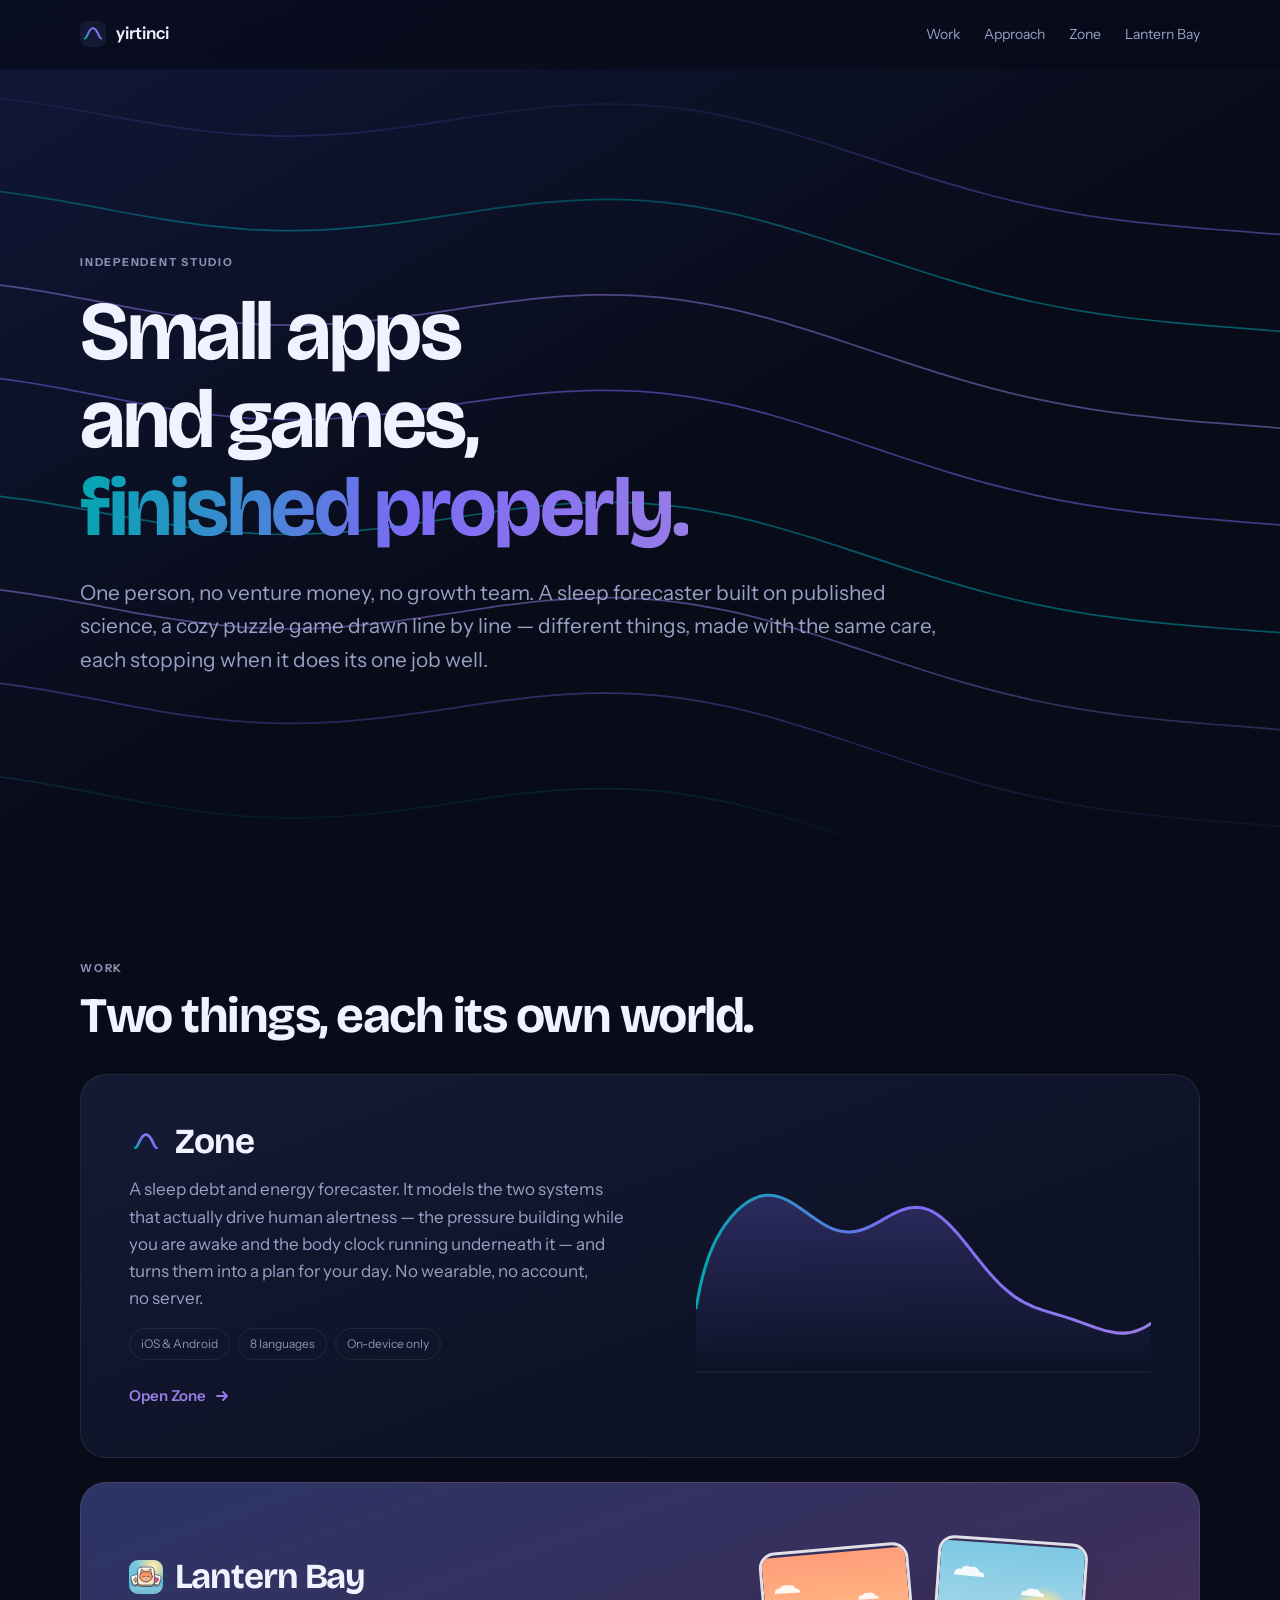
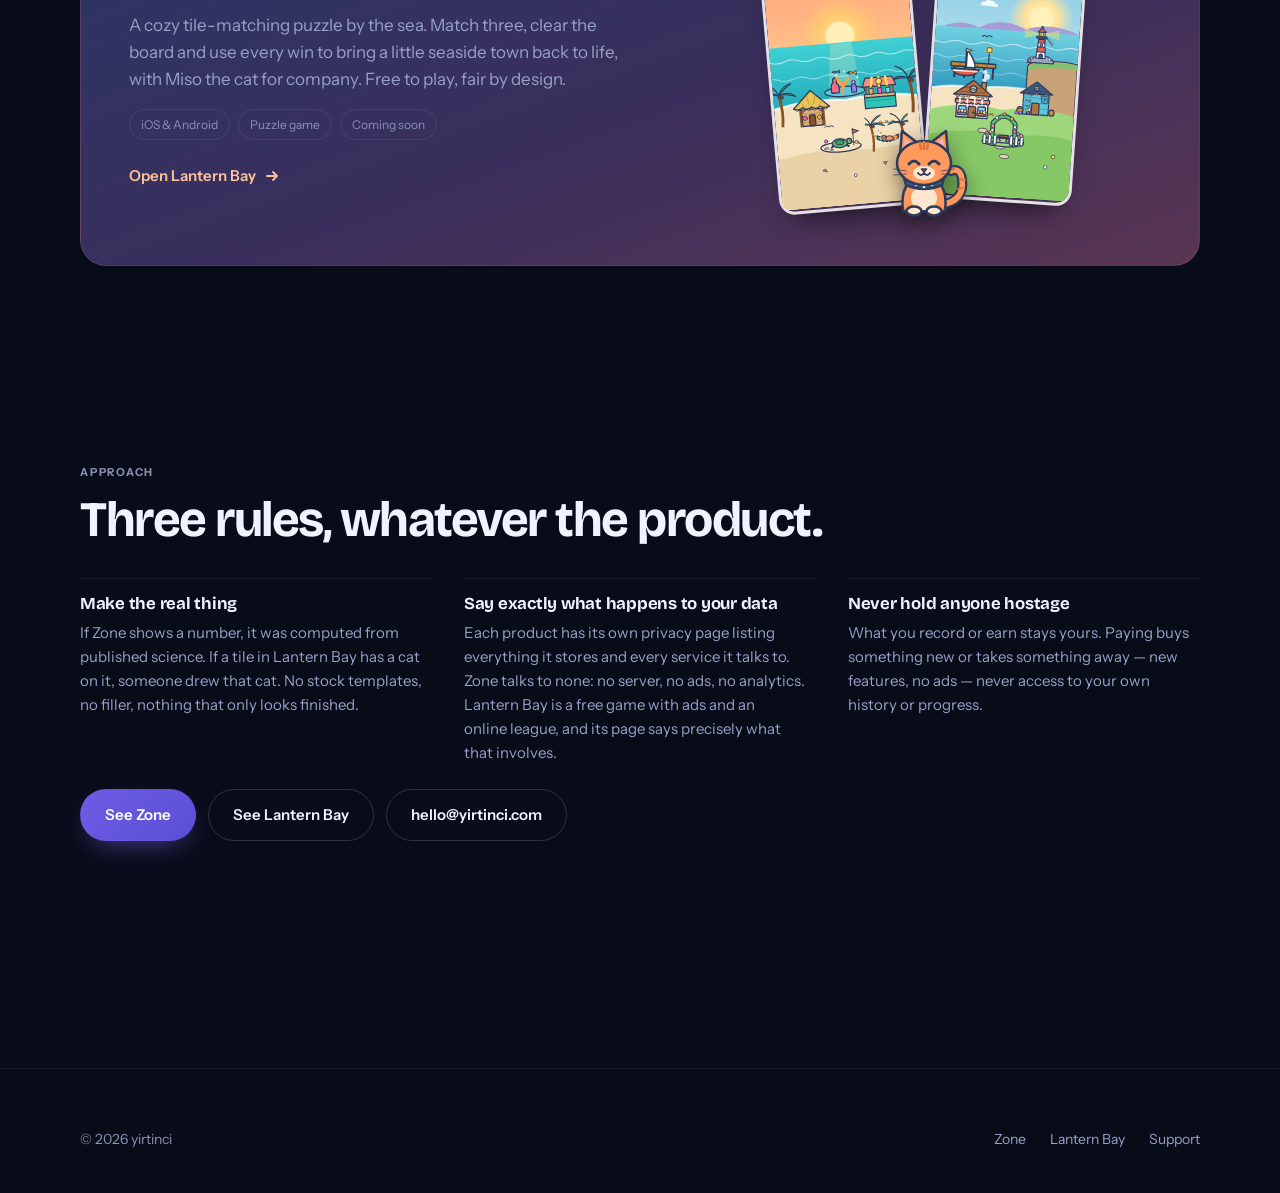
<file: index.html>
<!doctype html>
<html lang="en">
  <head>
    <meta charset="utf-8" />
    <meta name="viewport" content="width=device-width, initial-scale=1, viewport-fit=cover" />
    <title>yirtinci</title>
    <meta
      name="description"
      content="A one-person studio making small, carefully finished apps and games. Zone, a sleep debt and energy forecaster, and Lantern Bay, a cozy tile-matching puzzle."
    />
    <meta name="theme-color" content="#080b18" />
    <link rel="canonical" href="https://yirtinci.com/" />

    <meta property="og:type" content="website" />
    <meta property="og:title" content="yirtinci" />
    <meta
      property="og:description"
      content="Small apps and games, finished properly. Zone and Lantern Bay."
    />
    <meta property="og:url" content="https://yirtinci.com/" />
    <meta name="twitter:card" content="summary_large_image" />

    <link rel="icon" href="/assets/zone-mark.svg" type="image/svg+xml" />
    <link rel="preconnect" href="https://fonts.googleapis.com" />
    <link rel="preconnect" href="https://fonts.gstatic.com" crossorigin />
    <link
      href="https://fonts.googleapis.com/css2?family=Bricolage+Grotesque:opsz,wght@12..96,600;12..96,700;12..96,800&family=Instrument+Sans:wght@400;500;600;700&display=swap"
      rel="stylesheet"
    />
    <link rel="stylesheet" href="/assets/base.css" />

    <style>
      /* The studio page is deliberately quieter than the product pages. It has
         one job — say what this is and hand you to a product — so it holds a
         single slow-moving idea rather than competing for attention. Each
         product page then speaks in its own colours. */

      .lead {
        position: relative;
        min-height: min(88svh, 820px);
        display: flex;
        flex-direction: column;
        justify-content: center;
        padding-block: var(--s-4xl);
      }
      .lead h1 {
        max-width: 15ch;
      }
      .lead h1 em {
        font-style: normal;
        background: linear-gradient(100deg, var(--teal), var(--primary) 55%, var(--violet));
        -webkit-background-clip: text;
        background-clip: text;
        color: transparent;
      }
      .lead .lede {
        margin-top: var(--s-xl);
      }

      /* A slow field of Zone's curve mathematics, drifting behind the page.
         It is the studio's one ornament. */
      .field {
        position: absolute;
        inset: 0;
        z-index: -1;
        overflow: hidden;
        pointer-events: none;
        mask-image: linear-gradient(180deg, transparent, #000 22%, #000 70%, transparent);
        -webkit-mask-image: linear-gradient(180deg, transparent, #000 22%, #000 70%, transparent);
      }
      .field svg {
        position: absolute;
        left: 50%;
        top: 50%;
        width: 165vw;
        height: 105%;
        transform: translate(-50%, -50%);
      }
      .field path {
        fill: none;
        stroke-width: 1.15;
        opacity: 0.5;
      }

      /* --- work ------------------------------------------------------------ */

      section {
        padding-block: clamp(var(--s-4xl), 11vh, 130px);
      }
      .head {
        margin-bottom: var(--s-2xl);
      }
      .head h2 {
        margin-top: var(--s-md);
      }

      .work {
        display: block;
        text-decoration: none;
        border: 1px solid var(--line);
        border-radius: var(--r-xl);
        padding: clamp(var(--s-xl), 4vw, var(--s-3xl));
        background: linear-gradient(160deg, var(--surface), var(--bg-soft) 70%);
        position: relative;
        overflow: hidden;
        transition: border-color 0.35s var(--ease), transform 0.35s var(--ease);
      }
      .work:hover,
      .work:focus-visible {
        border-color: color-mix(in srgb, var(--primary) 55%, transparent);
        transform: translateY(-3px);
      }
      .work__grid {
        display: grid;
        gap: var(--s-2xl);
        grid-template-columns: minmax(0, 1fr) minmax(0, 0.85fr);
        align-items: center;
      }
      @media (max-width: 780px) {
        .work__grid {
          grid-template-columns: 1fr;
        }
      }
      .work__title {
        display: flex;
        align-items: center;
        gap: var(--s-md);
        margin-bottom: var(--s-lg);
      }
      .work__title h3 {
        font-size: clamp(1.6rem, 3.4vw, 2.2rem);
        letter-spacing: -0.03em;
      }
      .work p {
        color: var(--muted);
        max-width: 46ch;
      }
      .work__meta {
        display: flex;
        flex-wrap: wrap;
        gap: var(--s-sm);
        margin-top: var(--s-lg);
      }
      .work__meta span {
        font-size: 12px;
        padding: 5px 11px;
        border-radius: var(--r-pill);
        border: 1px solid var(--line);
        color: var(--faint);
      }
      .work__go {
        display: inline-flex;
        align-items: center;
        gap: 8px;
        margin-top: var(--s-xl);
        font-weight: 600;
        font-size: 15px;
        color: var(--violet);
      }
      .work__go svg {
        transition: transform 0.3s var(--ease);
      }
      .work:hover .work__go svg,
      .work:focus-visible .work__go svg {
        transform: translateX(4px);
      }
      .work__art svg {
        display: block;
        width: 100%;
        height: auto;
      }

      /* Two products plus two sections no longer fit a phone's nav row; the
         product links stay, the in-page ones are a scroll away anyway. */
      .nav__links a {
        white-space: nowrap;
      }
      @media (max-width: 560px) {
        .nav__links a[href^='#'] {
          display: none;
        }
      }

      .work + .work {
        margin-top: var(--s-xl);
      }
      /* Lantern Bay's card borrows its sunset from the game, so the two
         products read as different worlds from the same hand. */
      .work--bay {
        background: linear-gradient(160deg, #2b3566, #3a2f5c 55%, #5a3552);
      }
      .work--bay:hover,
      .work--bay:focus-visible {
        border-color: color-mix(in srgb, #ffb27a 60%, transparent);
      }
      .work--bay .work__go {
        color: #ffc29a;
      }
      .work__art--bay {
        position: relative;
        display: flex;
        justify-content: center;
        gap: var(--s-md);
        padding-block: var(--s-sm) var(--s-lg);
      }
      .work__art--bay img {
        width: 38%;
        max-width: 150px;
        aspect-ratio: 400 / 700;
        border-radius: 16px;
        border: 3px solid rgba(255, 255, 255, 0.85);
        box-shadow: 0 18px 30px -16px rgba(0, 0, 0, 0.7);
      }
      .work__art--bay img:first-child {
        transform: rotate(-5deg) translateY(8px);
      }
      .work__art--bay img:nth-child(2) {
        transform: rotate(4deg);
      }
      .work__art--bay .bay-miso {
        position: absolute;
        width: 26%;
        max-width: 100px;
        aspect-ratio: 1;
        border: 0;
        border-radius: 0;
        box-shadow: none;
        left: 50%;
        bottom: -6px;
        transform: translateX(-50%);
        filter: drop-shadow(0 8px 10px rgba(0, 0, 0, 0.45));
      }

      /* --- principles ------------------------------------------------------ */

      .principles {
        display: grid;
        gap: var(--s-xl) var(--s-2xl);
        grid-template-columns: repeat(auto-fit, minmax(250px, 1fr));
      }
      .principle {
        border-top: 1px solid var(--line);
        padding-top: var(--s-lg);
      }
      .principle h3 {
        font-size: 1.05rem;
        margin-bottom: var(--s-sm);
      }
      .principle p {
        color: var(--muted);
        font-size: 15px;
      }

      .contact {
        display: flex;
        flex-wrap: wrap;
        gap: var(--s-md);
        margin-top: var(--s-xl);
      }
    </style>
  </head>

  <body>
    <a class="skip" href="#main">Skip to content</a>
    <header class="nav" id="nav">
      <div class="wrap nav__in">
        <a class="brand" href="/">
          <svg class="brand__mark" viewBox="0 0 32 32" aria-hidden="true">
            <defs>
              <linearGradient id="bm" x1="0" y1="1" x2="1" y2="0">
                <stop offset="0" stop-color="#00A7AF" />
                <stop offset="0.5" stop-color="#7C6BF5" />
                <stop offset="1" stop-color="#987DE7" />
              </linearGradient>
            </defs>
            <rect width="32" height="32" rx="9" fill="#141A33" />
            <path d="M6 21.5C9 21.5 10.2 9 16 9c5.8 0 7 12.5 10 12.5" fill="none" stroke="url(#bm)" stroke-width="2.6" stroke-linecap="round" />
          </svg>
          <span>yirtinci</span>
        </a>
        <nav class="nav__links" aria-label="Sections">
          <a href="#work">Work</a>
          <a href="#how">Approach</a>
          <a href="/zone/">Zone</a>
          <a href="/lanternbay/">Lantern Bay</a>
        </nav>
      </div>
    </header>

    <main id="main">
      <section class="lead">
        <div class="field" aria-hidden="true" id="field"></div>
        <div class="wrap">
          <p class="eyebrow">Independent studio</p>
          <h1 style="margin-top: var(--s-lg)">
            Small apps and games, <em>finished properly.</em>
          </h1>
          <p class="lede">
            One person, no venture money, no growth team. A sleep forecaster built on published
            science, a cozy puzzle game drawn line by line — different things, made with the same care,
            each stopping when it does its one job well.
          </p>
        </div>
      </section>

      <section id="work">
        <div class="wrap">
          <div class="head reveal">
            <p class="eyebrow">Work</p>
            <h2>Two things, each its own world.</h2>
          </div>

          <a class="work reveal" href="/zone/">
            <div class="work__grid">
              <div>
                <div class="work__title">
                  <svg width="34" height="34" viewBox="0 0 32 32" aria-hidden="true">
                    <defs>
                      <linearGradient id="wm" x1="0" y1="1" x2="1" y2="0">
                        <stop offset="0" stop-color="#00A7AF" />
                        <stop offset="0.5" stop-color="#7C6BF5" />
                        <stop offset="1" stop-color="#987DE7" />
                      </linearGradient>
                    </defs>
                    <rect width="32" height="32" rx="9" fill="#141A33" />
                    <path d="M6 21.5C9 21.5 10.2 9 16 9c5.8 0 7 12.5 10 12.5" fill="none" stroke="url(#wm)" stroke-width="2.6" stroke-linecap="round" />
                  </svg>
                  <h3>Zone</h3>
                </div>
                <p>
                  A sleep debt and energy forecaster. It models the two systems that actually drive
                  human alertness — the pressure building while you are awake and the body clock
                  running underneath it — and turns them into a plan for your day. No wearable, no
                  account, no server.
                </p>
                <div class="work__meta">
                  <span>iOS &amp; Android</span>
                  <span>8 languages</span>
                  <span>On-device only</span>
                </div>
                <span class="work__go">
                  Open Zone
                  <svg width="16" height="16" viewBox="0 0 16 16" fill="none" aria-hidden="true">
                    <path d="M3 8h10M9 4l4 4-4 4" stroke="currentColor" stroke-width="1.8" stroke-linecap="round" stroke-linejoin="round" />
                  </svg>
                </span>
              </div>
              <div class="work__art" id="workArt" aria-hidden="true"></div>
            </div>
          </a>

          <a class="work work--bay reveal" href="/lanternbay/" style="--d: 90ms">
            <div class="work__grid">
              <div>
                <div class="work__title">
                  <img src="/lanternbay/art/icon.svg" alt="" width="34" height="34" style="border-radius: 9px" />
                  <h3>Lantern Bay</h3>
                </div>
                <p>
                  A cozy tile-matching puzzle by the sea. Match three, clear the board and use every
                  win to bring a little seaside town back to life, with Miso the cat for company.
                  Free to play, fair by design.
                </p>
                <div class="work__meta">
                  <span>iOS &amp; Android</span>
                  <span>Puzzle game</span>
                  <span>Coming soon</span>
                </div>
                <span class="work__go">
                  Open Lantern Bay
                  <svg width="16" height="16" viewBox="0 0 16 16" fill="none" aria-hidden="true">
                    <path d="M3 8h10M9 4l4 4-4 4" stroke="currentColor" stroke-width="1.8" stroke-linecap="round" stroke-linejoin="round" />
                  </svg>
                </span>
              </div>
              <div class="work__art work__art--bay" aria-hidden="true">
                <img src="/lanternbay/art/town-lagoon.svg" alt="" loading="lazy" />
                <img src="/lanternbay/art/town-harbor.svg" alt="" loading="lazy" />
                <img src="/lanternbay/art/miso.svg" alt="" loading="lazy" class="bay-miso" />
              </div>
            </div>
          </a>
        </div>
      </section>

      <section id="how">
        <div class="wrap">
          <div class="head reveal">
            <p class="eyebrow">Approach</p>
            <h2>Three rules, whatever the product.</h2>
          </div>
          <div class="principles">
            <div class="principle reveal">
              <h3>Make the real thing</h3>
              <p>
                If Zone shows a number, it was computed from published science. If a tile in Lantern
                Bay has a cat on it, someone drew that cat. No stock templates, no filler, nothing
                that only looks finished.
              </p>
            </div>
            <div class="principle reveal" style="--d: 90ms">
              <h3>Say exactly what happens to your data</h3>
              <p>
                Each product has its own privacy page listing everything it stores and every service
                it talks to. Zone talks to none: no server, no ads, no analytics. Lantern Bay is a free
                game with ads and an online league, and its page says precisely what that involves.
              </p>
            </div>
            <div class="principle reveal" style="--d: 180ms">
              <h3>Never hold anyone hostage</h3>
              <p>
                What you record or earn stays yours. Paying buys something new or takes something away
                — new features, no ads — never access to your own history or progress.
              </p>
            </div>
          </div>

          <div class="contact reveal" style="--d: 240ms">
            <a class="btn btn--primary" href="/zone/">See Zone</a>
            <a class="btn btn--quiet" href="/lanternbay/">See Lantern Bay</a>
            <a class="btn btn--quiet" href="mailto:hello@yirtinci.com">hello@yirtinci.com</a>
          </div>
        </div>
      </section>
    </main>

    <footer class="footer">
      <div class="wrap footer__row">
        <p>© <span id="year">2026</span> yirtinci</p>
        <nav aria-label="Links" style="display: flex; gap: var(--s-xl); flex-wrap: wrap">
          <a href="/zone/">Zone</a>
          <a href="/lanternbay/">Lantern Bay</a>
          <a href="mailto:support@yirtinci.com">Support</a>
        </nav>
      </div>
    </footer>

    <script type="module">
      import { forecast, smoothPath } from '/assets/forecast.js';

      const reduced = matchMedia('(prefers-reduced-motion: reduce)').matches;
      const NS = 'http://www.w3.org/2000/svg';
      const el = (n, a = {}) => {
        const e = document.createElementNS(NS, n);
        for (const [k, v] of Object.entries(a)) e.setAttribute(k, v);
        return e;
      };
      document.getElementById('year').textContent = String(new Date().getFullYear());

      /* --- the drifting field ---------------------------------------------
         Nine real forecasts, one per wake hour from 04:00 to 12:00. The field
         is not an abstract pattern: it is what Zone computes, for nine
         different people. */
      function field() {
        const host = document.getElementById('field');
        const W = 1400;
        const H = 700;
        const svg = el('svg', { viewBox: `0 0 ${W} ${H}`, preserveAspectRatio: 'xMidYMid slice' });

        for (let i = 0; i < 9; i++) {
          const wake = 4 + i;
          const { points } = forecast({ wakeHour: wake, sleepHours: 6.5 + (i % 4) * 0.5, step: 0.5 });
          const yOff = 70 + i * 66;
          const xy = points.map((p) => ({
            x: (p.t / 24) * W,
            y: yOff + (1 - p.v / 100) * 150,
          }));
          const path = el('path', {
            d: smoothPath(xy),
            stroke: i % 3 === 0 ? '#7C6BF5' : i % 3 === 1 ? '#00A7AF' : '#987DE7',
            opacity: 0.34 - Math.abs(i - 4) * 0.03,
          });
          svg.appendChild(path);

          if (!reduced) {
            const len = path.getTotalLength();
            path.style.strokeDasharray = `${len}`;
            path.style.strokeDashoffset = `${len}`;
            path.style.transition = `stroke-dashoffset 2.6s var(--ease) ${i * 110}ms`;
            requestAnimationFrame(() => {
              path.style.strokeDashoffset = '0';
            });
          }
        }
        host.appendChild(svg);
      }

      /* --- the card's artwork: one clean curve ----------------------------- */
      function art() {
        const host = document.getElementById('workArt');
        const W = 420;
        const H = 240;
        const { points } = forecast({ wakeHour: 7, sleepHours: 7.5 });
        const svg = el('svg', { viewBox: `0 0 ${W} ${H}` });
        const defs = el('defs');
        defs.innerHTML = `
          <linearGradient id="al" x1="0" y1="0" x2="1" y2="0">
            <stop offset="0" stop-color="#00A7AF"/><stop offset="0.45" stop-color="#7C6BF5"/><stop offset="1" stop-color="#987DE7"/>
          </linearGradient>
          <linearGradient id="af" x1="0" y1="0" x2="0" y2="1">
            <stop offset="0" stop-color="#7C6BF5" stop-opacity="0.26"/><stop offset="1" stop-color="#7C6BF5" stop-opacity="0"/>
          </linearGradient>`;
        svg.appendChild(defs);

        const xy = points.map((p) => ({ x: (p.t / 24) * W, y: 26 + (1 - p.v / 100) * (H - 70) }));
        const d = smoothPath(xy);
        svg.appendChild(el('path', { d: `${d} L ${W} ${H - 22} L 0 ${H - 22} Z`, fill: 'url(#af)' }));
        svg.appendChild(el('path', { d, fill: 'none', stroke: 'url(#al)', 'stroke-width': 2.8, 'stroke-linecap': 'round' }));
        svg.appendChild(el('line', { x1: 0, y1: H - 22, x2: W, y2: H - 22, stroke: 'rgba(255,255,255,0.08)' }));
        host.appendChild(svg);
      }

      function reveals() {
        const io = new IntersectionObserver(
          (entries) => {
            for (const e of entries)
              if (e.isIntersecting) {
                e.target.classList.add('is-in');
                io.unobserve(e.target);
              }
          },
          { threshold: 0.15, rootMargin: '0px 0px -8% 0px' },
        );
        document.querySelectorAll('.reveal').forEach((n) => io.observe(n));

        const nav = document.getElementById('nav');
        const onScroll = () => nav.setAttribute('data-scrolled', String(window.scrollY > 8));
        onScroll();
        addEventListener('scroll', onScroll, { passive: true });
      }

      field();
      art();
      reveals();
    </script>
  </body>
</html>
</file>
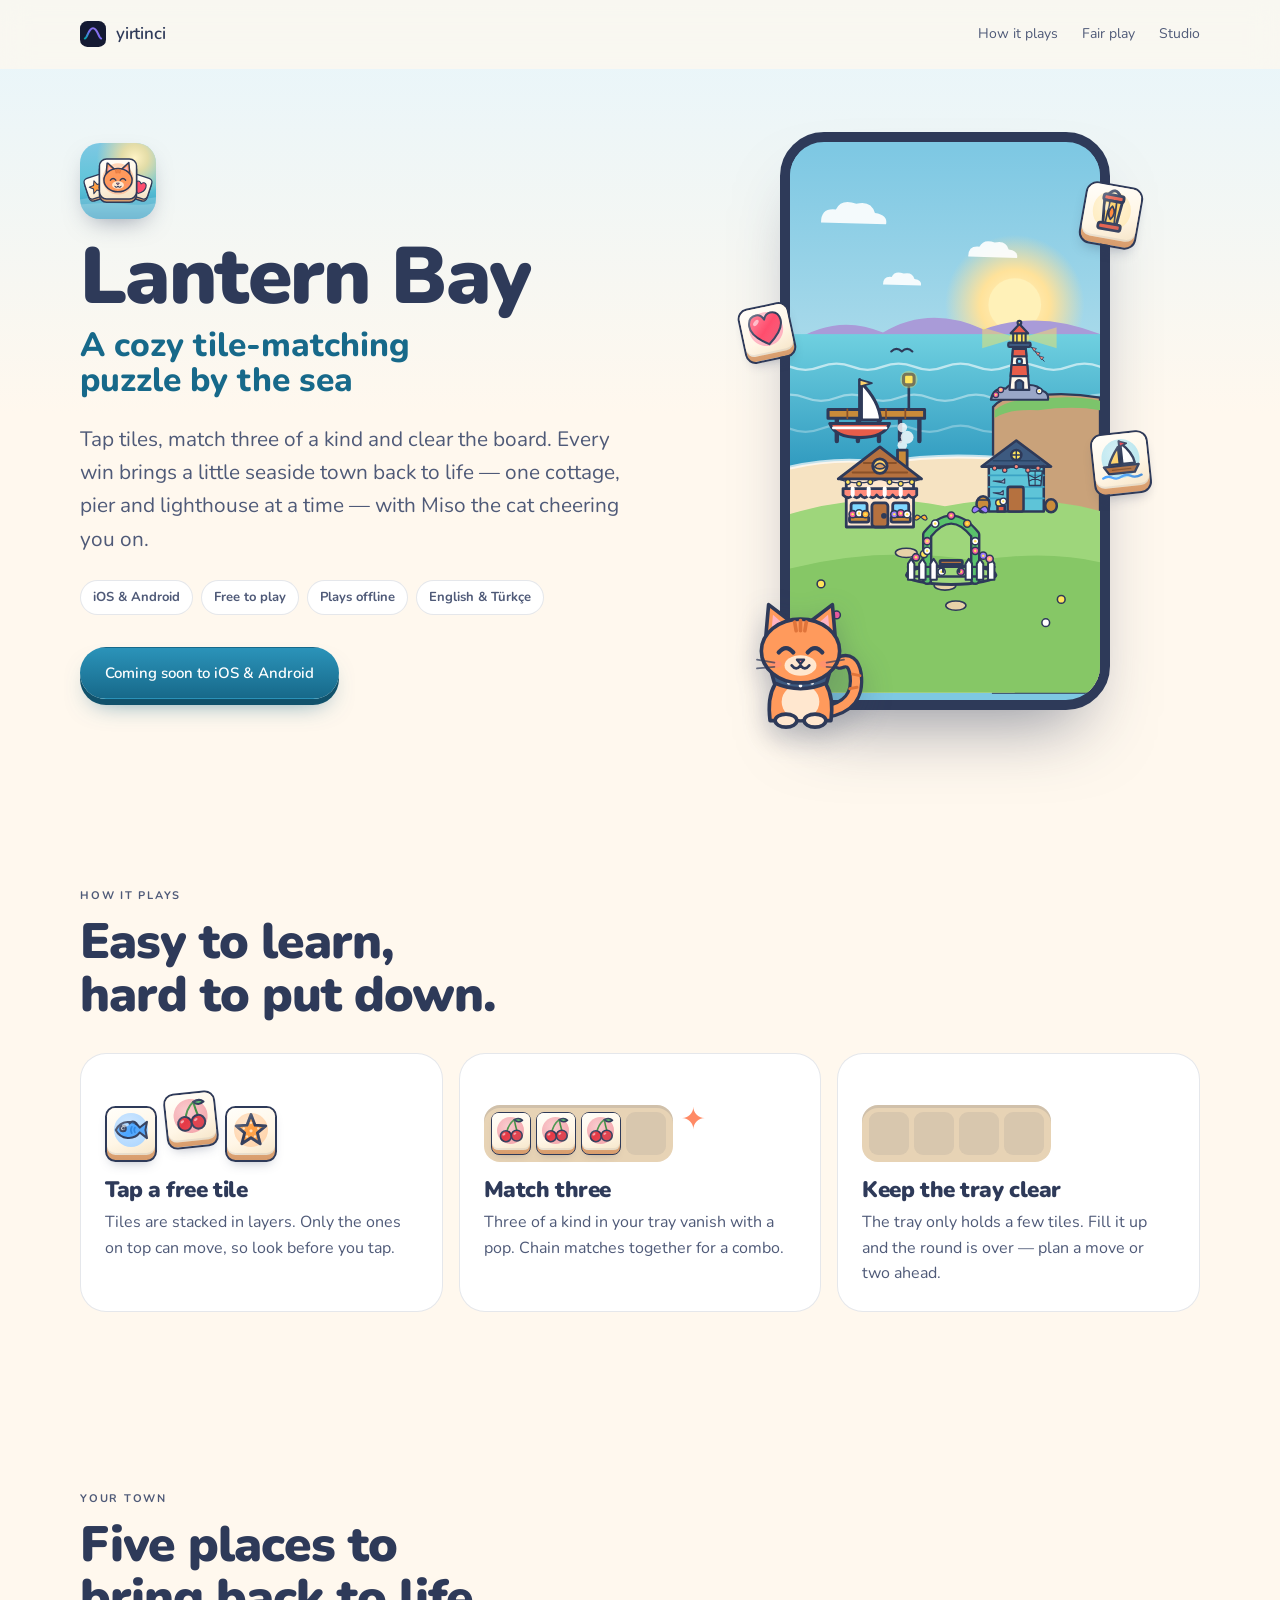
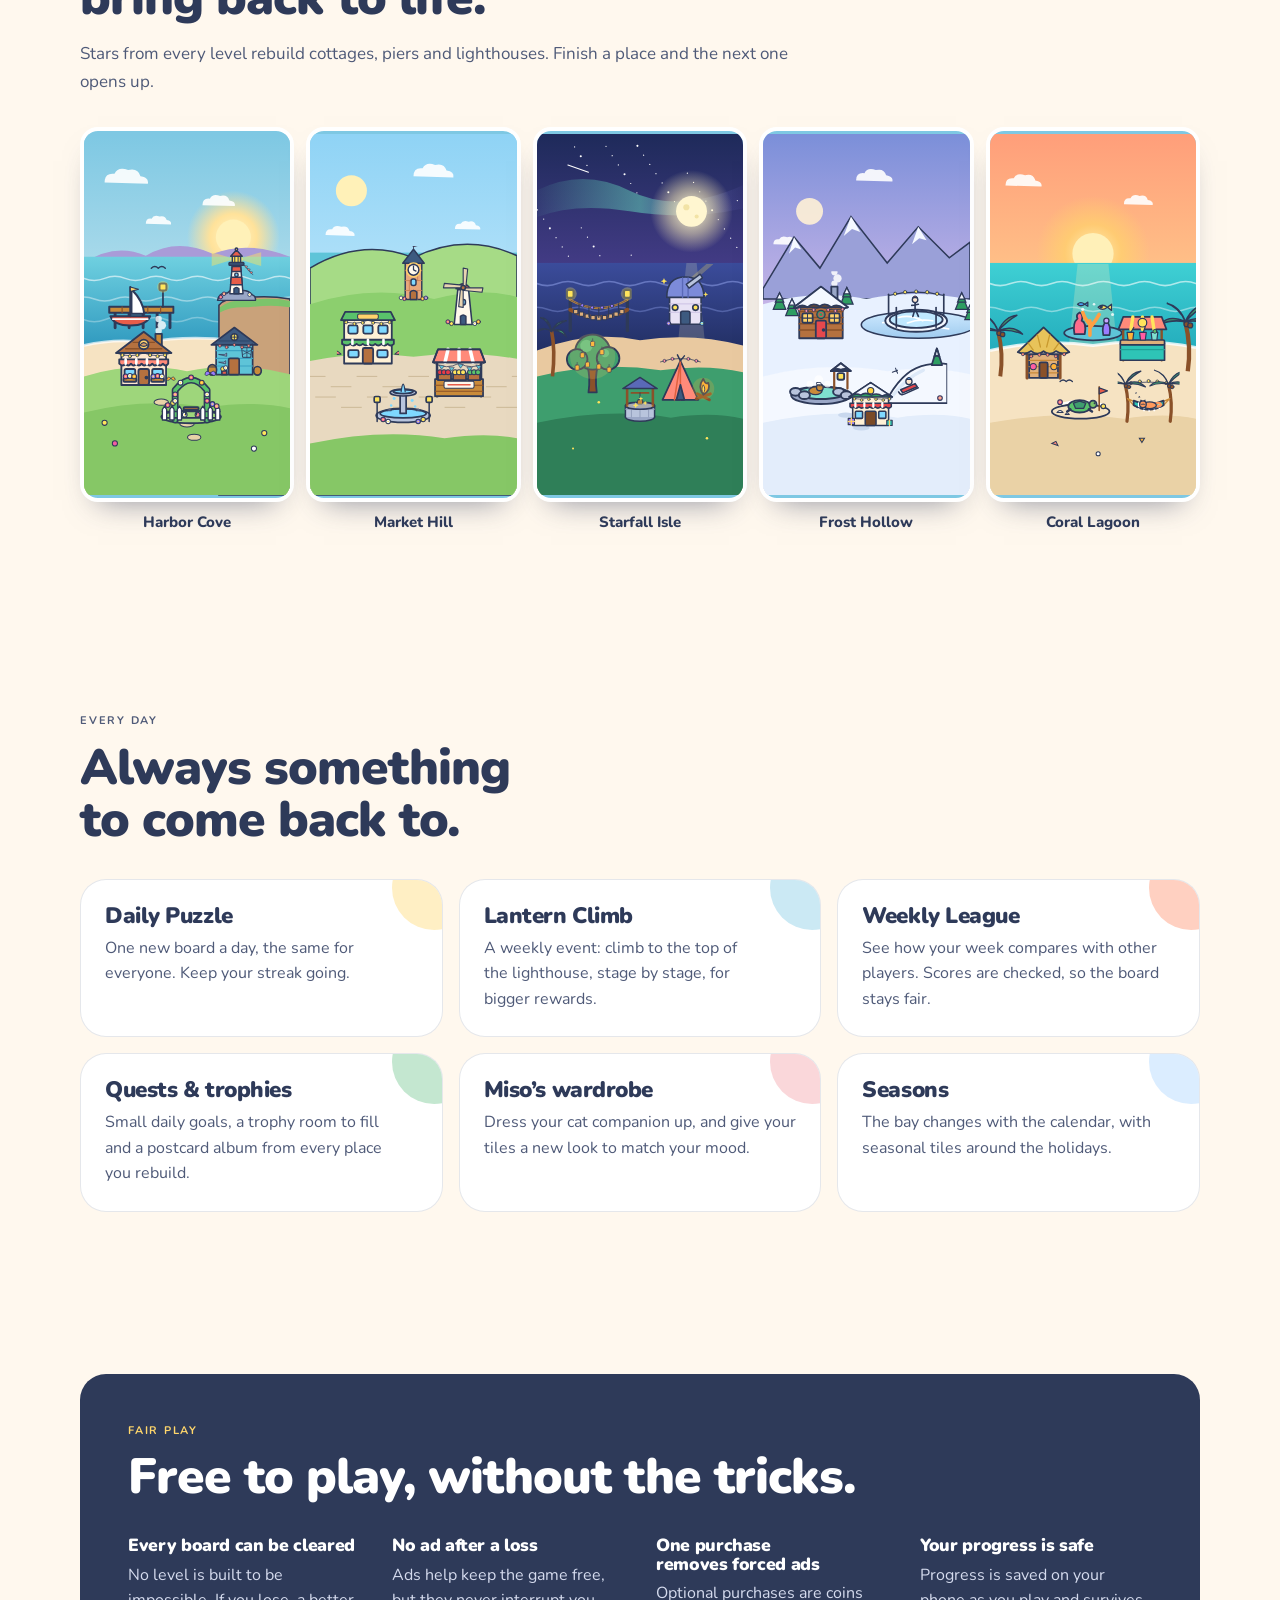
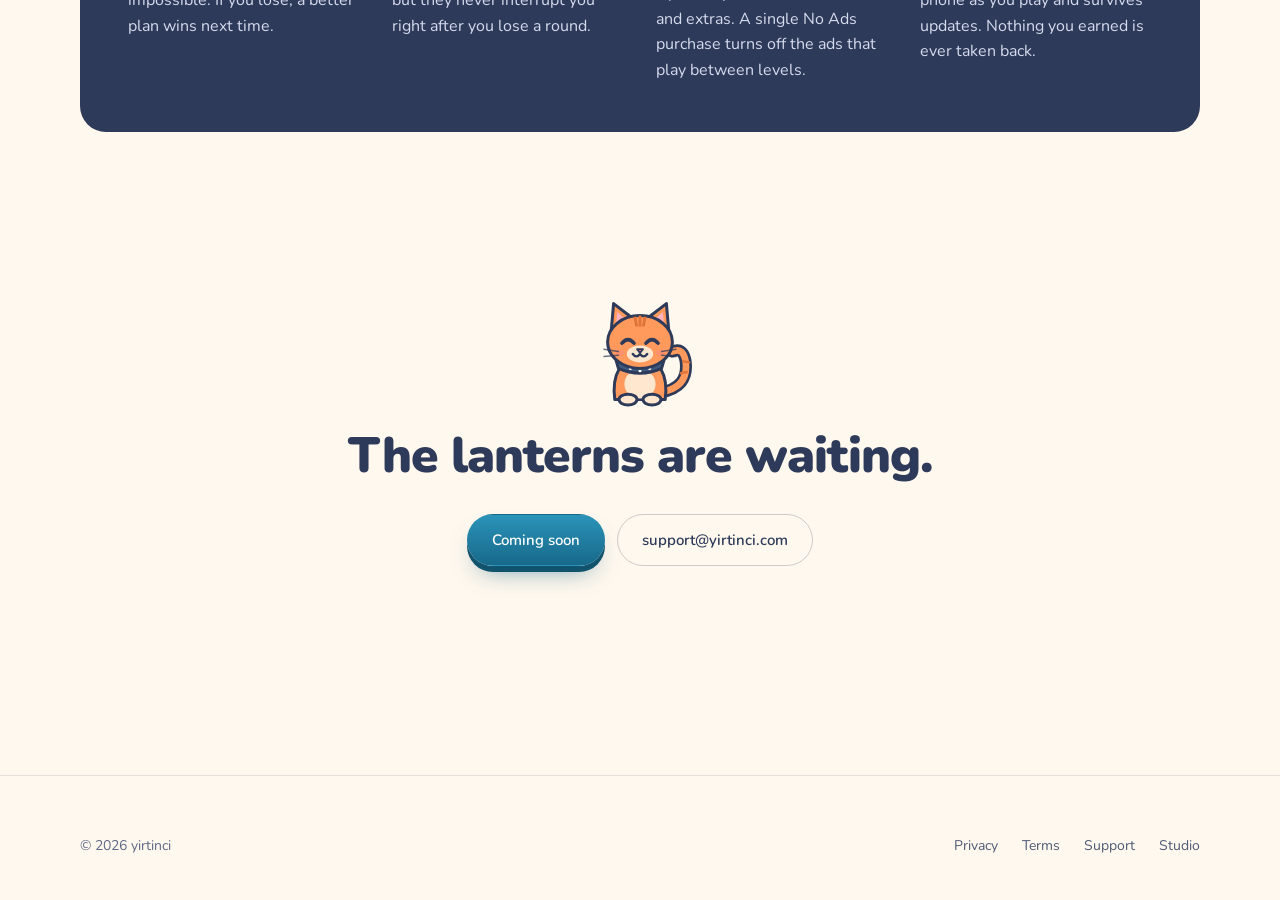
<file: lanternbay/index.html>
<!doctype html>
<html lang="en">
  <head>
    <meta charset="utf-8" />
    <meta name="viewport" content="width=device-width, initial-scale=1, viewport-fit=cover" />
    <title>Lantern Bay — a cozy tile-matching puzzle</title>
    <meta
      name="description"
      content="Lantern Bay is a cozy tile-matching puzzle game. Match three, clear the board and rebuild a little seaside town with Miso the cat. Free on iOS and Android."
    />
    <meta name="theme-color" content="#7ec8e3" />
    <link rel="canonical" href="https://yirtinci.com/lanternbay/" />

    <meta property="og:type" content="website" />
    <meta property="og:title" content="Lantern Bay" />
    <meta property="og:description" content="A cozy tile-matching puzzle by the sea." />
    <meta property="og:url" content="https://yirtinci.com/lanternbay/" />
    <meta name="twitter:card" content="summary_large_image" />

    <link rel="icon" href="/lanternbay/art/icon.svg" type="image/svg+xml" />
    <link rel="preconnect" href="https://fonts.googleapis.com" />
    <link rel="preconnect" href="https://fonts.gstatic.com" crossorigin />
    <link href="https://fonts.googleapis.com/css2?family=Nunito:wght@500;600;700;800;900&display=swap" rel="stylesheet" />
    <link rel="stylesheet" href="/assets/base.css" />
    <link rel="stylesheet" href="/lanternbay/lb.css" />

    <style>
      /* --- hero -------------------------------------------------------------- */

      .hero {
        padding-block: clamp(var(--s-2xl), 7vh, var(--s-4xl)) var(--s-4xl);
      }
      .hero__grid {
        display: grid;
        grid-template-columns: minmax(0, 1.05fr) minmax(0, 0.95fr);
        gap: var(--s-3xl);
        align-items: center;
      }
      @media (max-width: 860px) {
        .hero__grid {
          grid-template-columns: 1fr;
        }
      }
      .hero__icon {
        width: 76px;
        height: 76px;
        border-radius: 20px;
        box-shadow: 0 10px 24px -10px rgba(46, 58, 89, 0.5);
        display: block;
      }
      .hero h1 {
        margin-top: var(--s-lg);
        font-size: clamp(2.8rem, 8vw, 5rem);
        color: var(--text);
      }
      .hero h1 span {
        display: block;
        font-size: 0.42em;
        font-weight: 800;
        color: var(--primary-deep);
        letter-spacing: 0;
        margin-top: var(--s-sm);
      }
      .hero .lede {
        margin-top: var(--s-xl);
      }
      .chips {
        display: flex;
        flex-wrap: wrap;
        gap: var(--s-sm);
        margin-top: var(--s-xl);
      }
      .chips span {
        font-size: 13px;
        font-weight: 700;
        padding: 6px 12px;
        border-radius: var(--r-pill);
        background: var(--surface);
        border: 1px solid var(--line);
        color: var(--muted);
      }
      .cta {
        margin-top: var(--s-2xl);
        display: flex;
        flex-wrap: wrap;
        gap: var(--s-md);
      }

      /* The phone: the real home screen art, with tiles floating off it. */
      .stage {
        position: relative;
        justify-self: center;
        width: min(330px, 78vw);
        margin-inline: auto;
      }
      .phone {
        position: relative;
        aspect-ratio: 400 / 700;
        border-radius: 44px;
        border: 10px solid #2e3a59;
        overflow: hidden;
        background: #7ec8e3;
        box-shadow: 0 40px 70px -30px rgba(46, 58, 89, 0.55);
      }
      .phone img {
        display: block;
        width: 100%;
        height: 100%;
      }
      .stage .miso {
        position: absolute;
        width: 44%;
        left: -16%;
        bottom: -5%;
        filter: drop-shadow(0 10px 14px rgba(46, 58, 89, 0.3));
      }
      .float {
        position: absolute;
        animation: bob 5s ease-in-out infinite;
      }
      .float .tile {
        transform: rotate(var(--r, 0deg));
      }
      .f1 { right: -9%; top: 9%; --r: 10deg; }
      .f2 { left: -12%; top: 30%; --r: -12deg; animation-delay: -1.6s; }
      .f3 { right: -12%; top: 52%; --r: -6deg; animation-delay: -3.1s; }
      .f1 .tile, .f3 .tile { --size: 58px; }
      .f2 .tile { --size: 52px; }
      @keyframes bob {
        50% { transform: translateY(-10px); }
      }
      @media (max-width: 420px) {
        .f1 { right: -4%; }
        .f2 { left: -6%; }
        .f3 { right: -6%; }
        .stage .miso { left: -8%; }
      }

      /* --- sections ---------------------------------------------------------- */

      section {
        padding-block: clamp(var(--s-3xl), 9vh, 110px);
      }
      .head {
        margin-bottom: var(--s-2xl);
        max-width: 720px;
      }
      .head h2 {
        margin-top: var(--s-md);
      }
      .head p {
        margin-top: var(--s-lg);
        color: var(--muted);
      }

      /* how it plays */
      .steps {
        display: grid;
        gap: var(--s-lg);
        grid-template-columns: repeat(auto-fit, minmax(230px, 1fr));
      }
      .step {
        background: var(--surface);
        border: 1px solid var(--line);
        border-radius: var(--r-xl);
        padding: var(--s-xl);
      }
      .step__art {
        display: flex;
        gap: 8px;
        align-items: flex-end;
        height: 84px;
        margin-bottom: var(--s-lg);
      }
      .step__art .tile {
        --size: 52px;
      }
      .step h3 {
        margin-bottom: var(--s-sm);
      }
      .step p {
        color: var(--muted);
        font-size: 16px;
      }
      .step__art .tile.lift {
        transform: translateY(-14px) rotate(-6deg);
      }
      .tray {
        display: flex;
        gap: 5px;
        padding: 7px;
        border-radius: 16px;
        background: #e7d3b5;
        box-shadow: inset 0 3px 0 rgba(46, 58, 89, 0.12);
      }
      .tray .tile {
        --size: 40px;
      }
      .tray b {
        width: 40px;
        height: 43px;
        border-radius: 9px;
        background: rgba(46, 58, 89, 0.08);
      }
      .poof {
        font-size: 30px;
        font-weight: 900;
        color: var(--coral);
        line-height: 1;
        align-self: center;
      }

      /* places */
      .places {
        display: grid;
        gap: var(--s-md);
        grid-template-columns: repeat(5, minmax(0, 1fr));
      }
      @media (max-width: 860px) {
        .places {
          grid-template-columns: none;
          grid-auto-flow: column;
          grid-auto-columns: 46%;
          overflow-x: auto;
          scroll-snap-type: x mandatory;
          padding-bottom: var(--s-md);
        }
      }
      .place {
        scroll-snap-align: start;
        margin: 0;
      }
      .place img {
        display: block;
        width: 100%;
        aspect-ratio: 400 / 700;
        border-radius: var(--r-lg);
        border: 4px solid #fff;
        box-shadow: 0 16px 30px -18px rgba(46, 58, 89, 0.6);
        background: #7ec8e3;
      }
      .place figcaption {
        font-weight: 800;
        margin-top: var(--s-sm);
        text-align: center;
        font-size: 15px;
      }

      /* every day */
      .daily {
        display: grid;
        gap: var(--s-lg);
        grid-template-columns: repeat(auto-fit, minmax(min(300px, 100%), 1fr));
      }
      .feat {
        border-radius: var(--r-xl);
        padding: var(--s-xl);
        background: var(--surface);
        border: 1px solid var(--line);
        position: relative;
        overflow: hidden;
      }
      .feat::after {
        content: '';
        position: absolute;
        right: -34px;
        top: -34px;
        width: 84px;
        height: 84px;
        border-radius: 50%;
        background: var(--c, var(--sun));
        opacity: 0.4;
      }
      .feat h3 {
        margin-bottom: var(--s-sm);
        position: relative;
        padding-right: 40px;
      }
      .feat p {
        color: var(--muted);
        font-size: 16px;
        position: relative;
      }

      /* fair play */
      .fair {
        background: #2e3a59;
        color: #fff8ee;
        border-radius: var(--r-xl);
        padding: clamp(var(--s-xl), 5vw, var(--s-3xl));
      }
      .fair .eyebrow {
        color: #ffd66b;
      }
      .fair h2 {
        color: #fff;
        margin-top: var(--s-md);
      }
      .fair__list {
        display: grid;
        gap: var(--s-xl) var(--s-2xl);
        grid-template-columns: repeat(auto-fit, minmax(230px, 1fr));
        margin-top: var(--s-2xl);
      }
      .fair__list h3 {
        color: #fff;
        font-size: 1.1rem;
        margin-bottom: var(--s-sm);
      }
      .fair__list p {
        color: #d5dbee;
        font-size: 16px;
      }

      .closing {
        text-align: center;
      }
      .closing img {
        width: 120px;
        margin: 0 auto var(--s-lg);
        display: block;
      }
      .closing .cta {
        justify-content: center;
      }
    </style>
  </head>

  <body>
    <a class="skip" href="#main">Skip to content</a>
    <header class="nav" id="nav">
      <div class="wrap nav__in">
        <a class="brand" href="/">
          <svg class="brand__mark" viewBox="0 0 32 32" aria-hidden="true">
            <defs><linearGradient id="bm" x1="0" y1="1" x2="1" y2="0"><stop offset="0" stop-color="#00A7AF"/><stop offset="0.5" stop-color="#7C6BF5"/><stop offset="1" stop-color="#987DE7"/></linearGradient></defs>
            <rect width="32" height="32" rx="9" fill="#141A33"/>
            <path d="M6 21.5C9 21.5 10.2 9 16 9c5.8 0 7 12.5 10 12.5" fill="none" stroke="url(#bm)" stroke-width="2.6" stroke-linecap="round"/>
          </svg>
          <span>yirtinci</span>
        </a>
        <nav class="nav__links" aria-label="Sections">
          <a href="#play">How it plays</a>
          <a href="#fair">Fair play</a>
          <a href="/">Studio</a>
        </nav>
      </div>
    </header>

    <main id="main">
      <section class="hero">
        <div class="wrap hero__grid">
          <div>
            <img class="hero__icon" src="/lanternbay/art/icon.svg" alt="" width="76" height="76" />
            <h1>Lantern Bay<span>A cozy tile-matching puzzle by the sea</span></h1>
            <p class="lede">
              Tap tiles, match three of a kind and clear the board. Every win brings a little seaside
              town back to life — one cottage, pier and lighthouse at a time — with Miso the cat
              cheering you on.
            </p>
            <div class="chips">
              <span>iOS &amp; Android</span>
              <span>Free to play</span>
              <span>Plays offline</span>
              <span>English &amp; Türkçe</span>
            </div>
            <div class="cta">
              <a class="btn btn--primary" href="#" aria-disabled="true" id="storeCta">Coming soon to iOS &amp; Android</a>
            </div>
          </div>

          <div class="stage" aria-hidden="true">
            <div class="phone"><img src="/lanternbay/art/town-harbor.svg" alt="" /></div>
            <div class="float f1"><div class="tile" style="--d1:#fff4d9;--d2:#ffe9b5"><i></i><img src="/lanternbay/art/tile-4.svg" alt="" /></div></div>
            <div class="float f2"><div class="tile" style="--d1:#ffd1d9;--d2:#ffa6b6"><i></i><img src="/lanternbay/art/tile-16.svg" alt="" /></div></div>
            <div class="float f3"><div class="tile" style="--d1:#d5f0f5;--d2:#afe2ec"><i></i><img src="/lanternbay/art/tile-13.svg" alt="" /></div></div>
            <img class="miso" src="/lanternbay/art/miso.svg" alt="" />
          </div>
        </div>
      </section>

      <section id="play">
        <div class="wrap">
          <div class="head reveal">
            <p class="eyebrow">How it plays</p>
            <h2>Easy to learn, hard to put down.</h2>
          </div>
          <div class="steps">
            <div class="step reveal">
              <div class="step__art" aria-hidden="true">
                <div class="tile" style="--d1:#d1e8ff;--d2:#a6d3ff"><i></i><img src="/lanternbay/art/tile-0.svg" alt="" /></div>
                <div class="tile lift" style="--d1:#f9cccf;--d2:#f39ca3"><i></i><img src="/lanternbay/art/tile-6.svg" alt="" /></div>
                <div class="tile" style="--d1:#ffe6ce;--d2:#ffcfa1"><i></i><img src="/lanternbay/art/tile-2.svg" alt="" /></div>
              </div>
              <h3>Tap a free tile</h3>
              <p>Tiles are stacked in layers. Only the ones on top can move, so look before you tap.</p>
            </div>
            <div class="step reveal" style="--d: 90ms">
              <div class="step__art" aria-hidden="true">
                <div class="tray">
                  <div class="tile" style="--d1:#f9cccf;--d2:#f39ca3"><i></i><img src="/lanternbay/art/tile-6.svg" alt="" /></div>
                  <div class="tile" style="--d1:#f9cccf;--d2:#f39ca3"><i></i><img src="/lanternbay/art/tile-6.svg" alt="" /></div>
                  <div class="tile" style="--d1:#f9cccf;--d2:#f39ca3"><i></i><img src="/lanternbay/art/tile-6.svg" alt="" /></div>
                  <b></b>
                </div>
                <span class="poof">✦</span>
              </div>
              <h3>Match three</h3>
              <p>Three of a kind in your tray vanish with a pop. Chain matches together for a combo.</p>
            </div>
            <div class="step reveal" style="--d: 180ms">
              <div class="step__art" aria-hidden="true">
                <div class="tray"><b></b><b></b><b></b><b></b></div>
              </div>
              <h3>Keep the tray clear</h3>
              <p>The tray only holds a few tiles. Fill it up and the round is over — plan a move or two ahead.</p>
            </div>
          </div>
        </div>
      </section>

      <section id="town">
        <div class="wrap">
          <div class="head reveal">
            <p class="eyebrow">Your town</p>
            <h2>Five places to bring back to life.</h2>
            <p>Stars from every level rebuild cottages, piers and lighthouses. Finish a place and the next one opens up.</p>
          </div>
          <div class="places reveal">
            <figure class="place"><img src="/lanternbay/art/town-harbor.svg" alt="Harbor Cove, a seaside village with a lighthouse" loading="lazy" /><figcaption>Harbor Cove</figcaption></figure>
            <figure class="place"><img src="/lanternbay/art/town-hill.svg" alt="Market Hill, a hilltop with a windmill" loading="lazy" /><figcaption>Market Hill</figcaption></figure>
            <figure class="place"><img src="/lanternbay/art/town-isle.svg" alt="Starfall Isle under a night sky" loading="lazy" /><figcaption>Starfall Isle</figcaption></figure>
            <figure class="place"><img src="/lanternbay/art/town-frost.svg" alt="Frost Hollow, a snowy valley" loading="lazy" /><figcaption>Frost Hollow</figcaption></figure>
            <figure class="place"><img src="/lanternbay/art/town-lagoon.svg" alt="Coral Lagoon at sunset" loading="lazy" /><figcaption>Coral Lagoon</figcaption></figure>
          </div>
        </div>
      </section>

      <section id="daily">
        <div class="wrap">
          <div class="head reveal">
            <p class="eyebrow">Every day</p>
            <h2>Always something to come back to.</h2>
          </div>
          <div class="daily">
            <div class="feat reveal" style="--c: #ffd66b">
              <h3>Daily Puzzle</h3>
              <p>One new board a day, the same for everyone. Keep your streak going.</p>
            </div>
            <div class="feat reveal" style="--c: #7ec8e3; --d: 60ms">
              <h3>Lantern Climb</h3>
              <p>A weekly event: climb to the top of the lighthouse, stage by stage, for bigger rewards.</p>
            </div>
            <div class="feat reveal" style="--c: #ff8a65; --d: 120ms">
              <h3>Weekly League</h3>
              <p>See how your week compares with other players. Scores are checked, so the board stays fair.</p>
            </div>
            <div class="feat reveal" style="--c: #6cc28a">
              <h3>Quests &amp; trophies</h3>
              <p>Small daily goals, a trophy room to fill and a postcard album from every place you rebuild.</p>
            </div>
            <div class="feat reveal" style="--c: #f39ca3; --d: 60ms">
              <h3>Miso’s wardrobe</h3>
              <p>Dress your cat companion up, and give your tiles a new look to match your mood.</p>
            </div>
            <div class="feat reveal" style="--c: #a6d3ff; --d: 120ms">
              <h3>Seasons</h3>
              <p>The bay changes with the calendar, with seasonal tiles around the holidays.</p>
            </div>
          </div>
        </div>
      </section>

      <section id="fair">
        <div class="wrap">
          <div class="fair reveal">
            <p class="eyebrow">Fair play</p>
            <h2>Free to play, without the tricks.</h2>
            <div class="fair__list">
              <div>
                <h3>Every board can be cleared</h3>
                <p>No level is built to be impossible. If you lose, a better plan wins next time.</p>
              </div>
              <div>
                <h3>No ad after a loss</h3>
                <p>Ads help keep the game free, but they never interrupt you right after you lose a round.</p>
              </div>
              <div>
                <h3>One purchase removes forced ads</h3>
                <p>Optional purchases are coins and extras. A single No Ads purchase turns off the ads that play between levels.</p>
              </div>
              <div>
                <h3>Your progress is safe</h3>
                <p>Progress is saved on your phone as you play and survives updates. Nothing you earned is ever taken back.</p>
              </div>
            </div>
          </div>
        </div>
      </section>

      <section class="closing">
        <div class="wrap reveal">
          <img src="/lanternbay/art/miso.svg" alt="" />
          <h2>The lanterns are waiting.</h2>
          <div class="cta">
            <a class="btn btn--primary" href="#" aria-disabled="true">Coming soon</a>
            <a class="btn btn--quiet" href="mailto:support@yirtinci.com">support@yirtinci.com</a>
          </div>
        </div>
      </section>
    </main>

    <footer class="footer">
      <div class="wrap footer__row">
        <p>© <span id="year">2026</span> yirtinci</p>
        <nav aria-label="Links" style="display: flex; gap: var(--s-xl); flex-wrap: wrap">
          <a href="/lanternbay/privacy.html">Privacy</a>
          <a href="/lanternbay/terms.html">Terms</a>
          <a href="mailto:support@yirtinci.com">Support</a>
          <a href="/">Studio</a>
        </nav>
      </div>
    </footer>

    <script>
      document.getElementById('year').textContent = String(new Date().getFullYear());
      for (const a of document.querySelectorAll('[aria-disabled="true"]')) a.addEventListener('click', (e) => e.preventDefault());
      const io = new IntersectionObserver(
        (entries) => {
          for (const e of entries)
            if (e.isIntersecting) {
              e.target.classList.add('is-in');
              io.unobserve(e.target);
            }
        },
        { threshold: 0.12, rootMargin: '0px 0px -6% 0px' },
      );
      document.querySelectorAll('.reveal').forEach((n) => io.observe(n));
      const nav = document.getElementById('nav');
      const s = () => nav.setAttribute('data-scrolled', String(scrollY > 8));
      s();
      addEventListener('scroll', s, { passive: true });
    </script>
  </body>
</html>
</file>
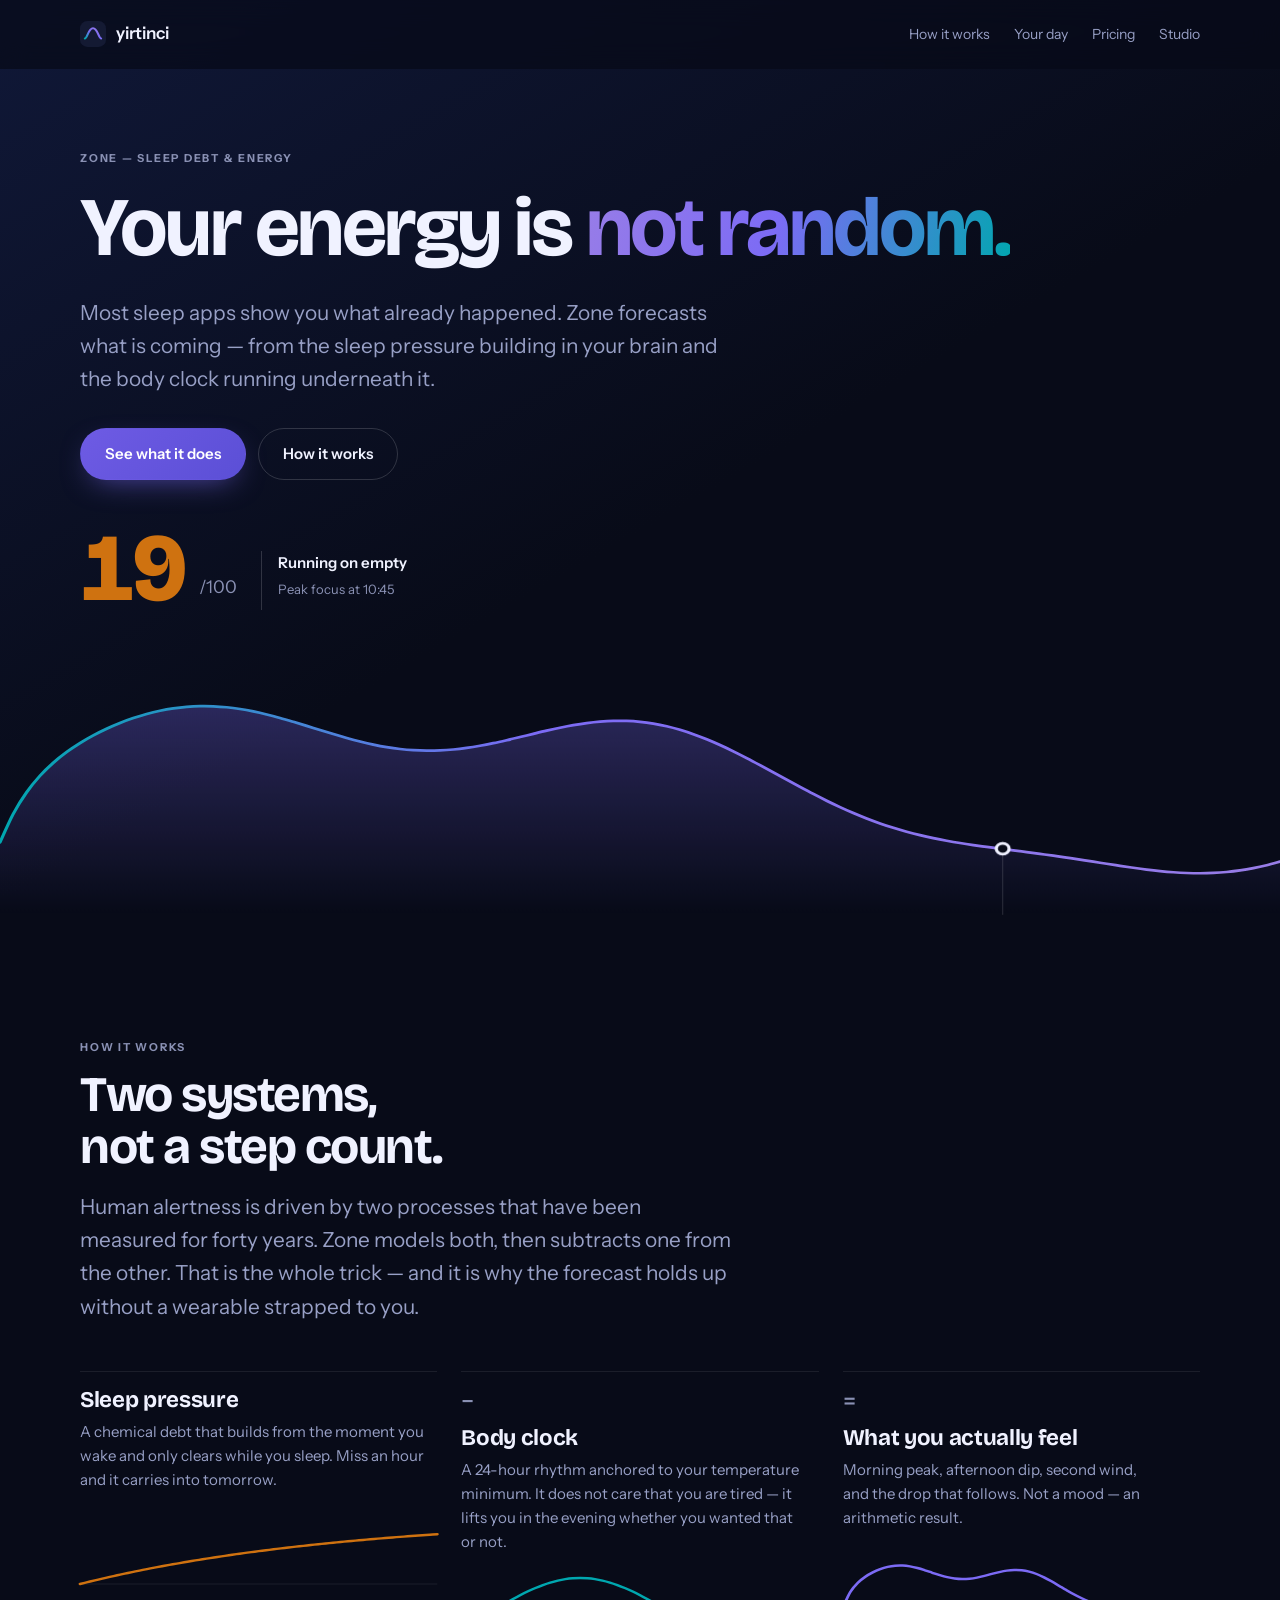
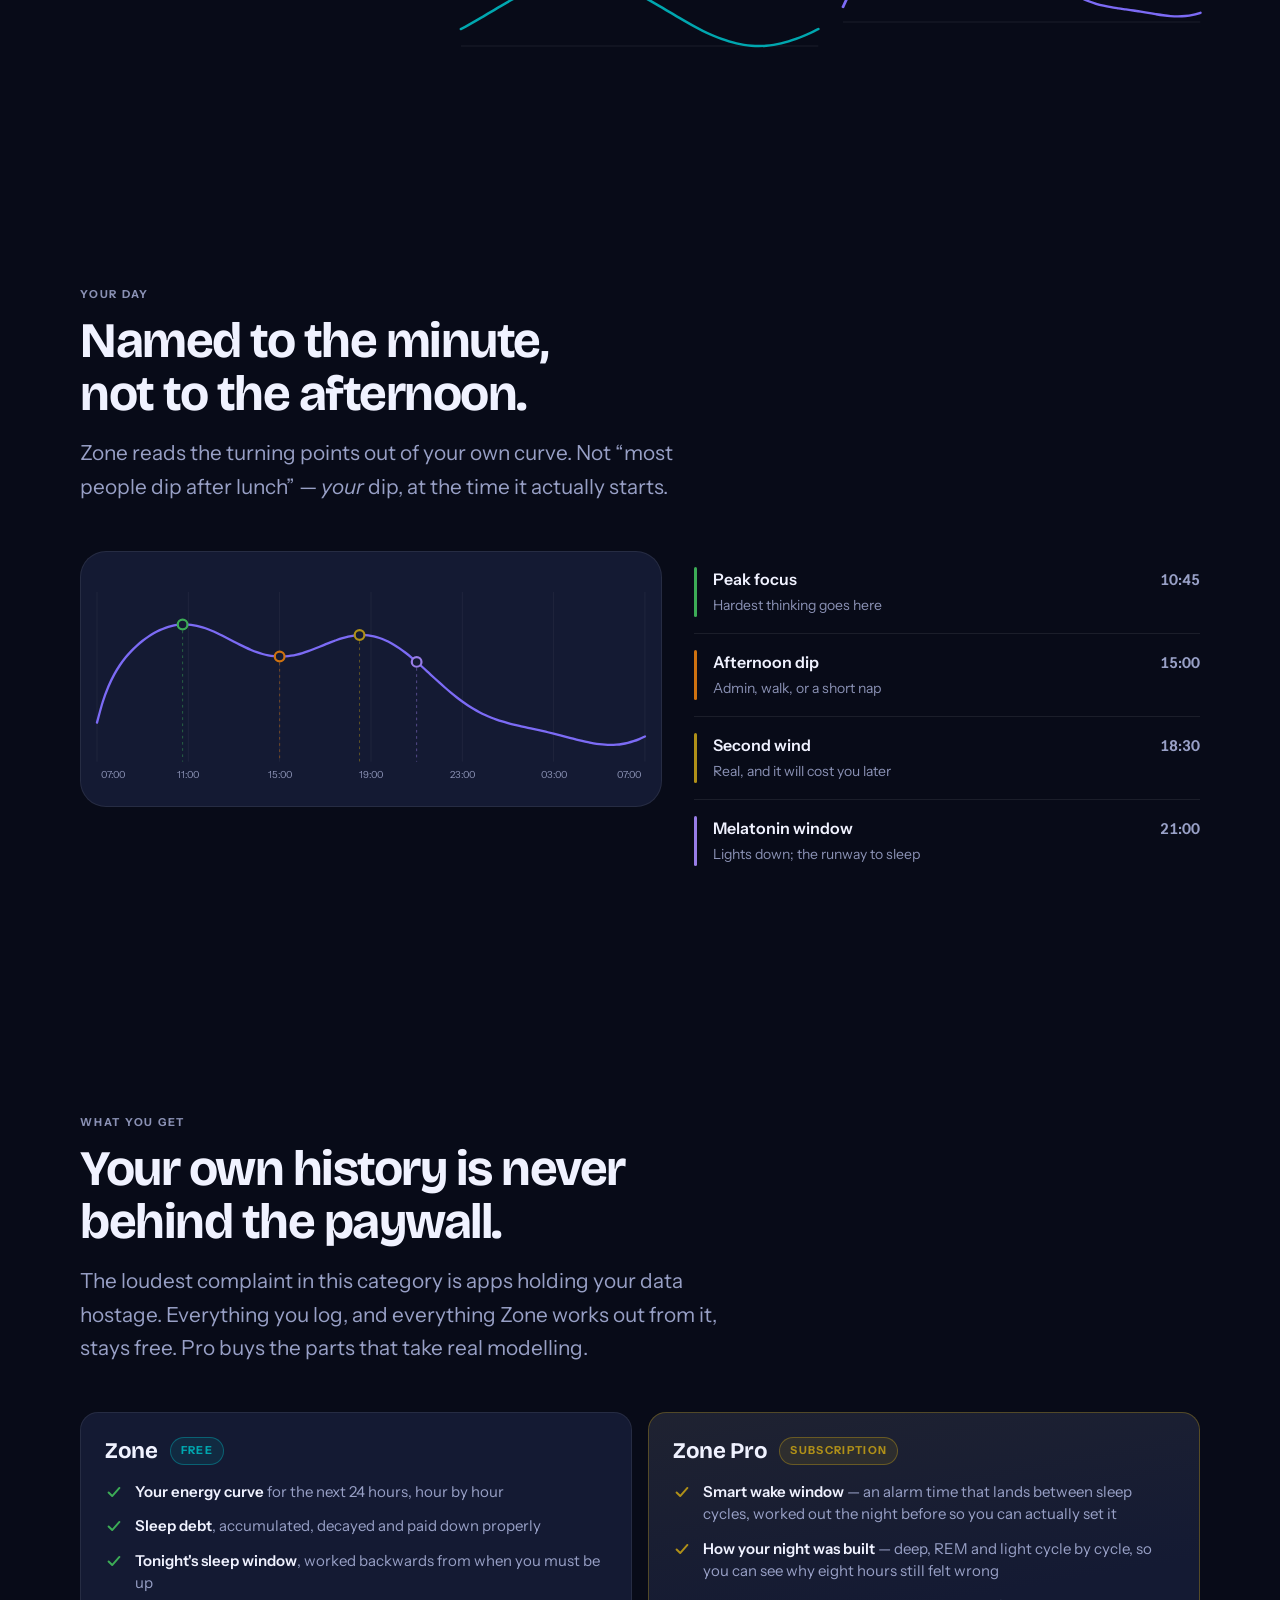
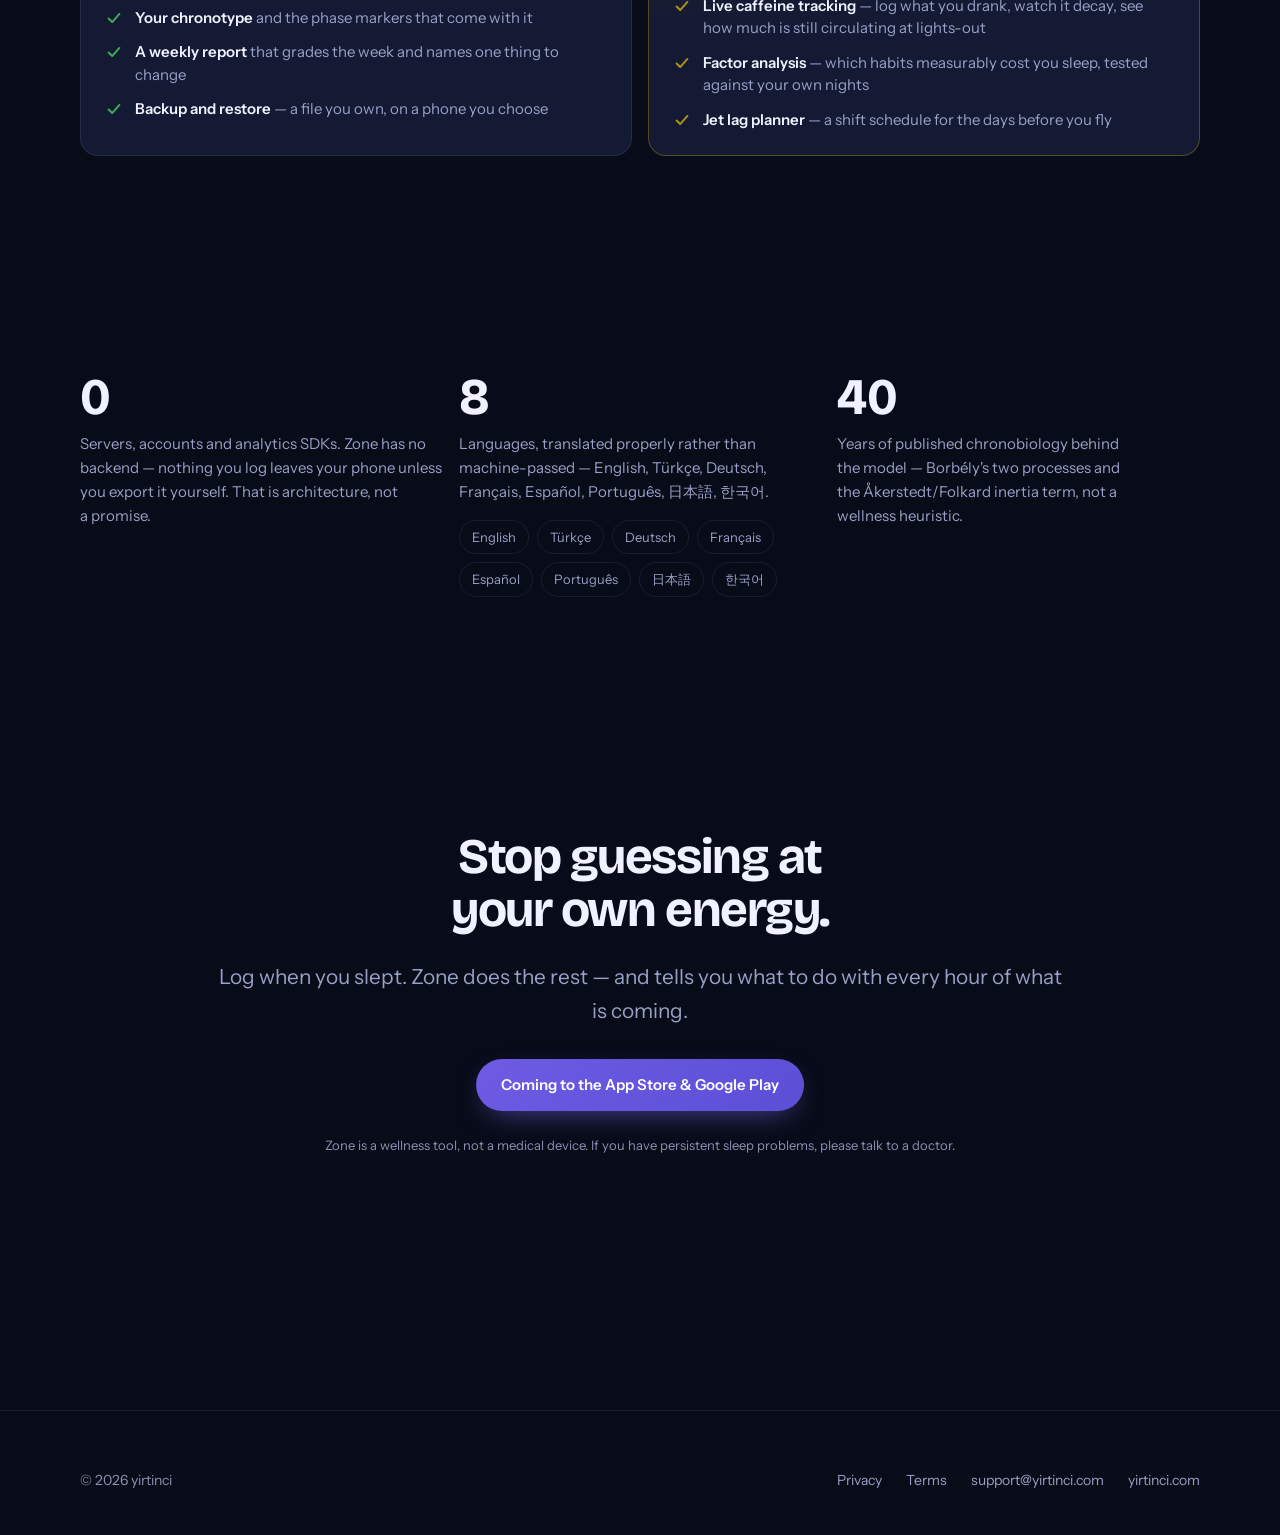
<file: zone/index.html>
<!doctype html>
<html lang="en">
  <head>
    <meta charset="utf-8" />
    <meta name="viewport" content="width=device-width, initial-scale=1, viewport-fit=cover" />
    <title>Zone — Sleep Debt &amp; Energy</title>
    <meta
      name="description"
      content="Zone forecasts your energy hour by hour from the two systems that actually drive it — sleep pressure and your body clock. No wearable. Nothing leaves your phone."
    />
    <meta name="theme-color" content="#080b18" />
    <link rel="canonical" href="https://yirtinci.com/zone/" />

    <meta property="og:type" content="website" />
    <meta property="og:title" content="Zone — Sleep Debt &amp; Energy" />
    <meta
      property="og:description"
      content="Your energy is not random. Zone models the sleep pressure and body clock behind it, then tells you when to focus, train, stop caffeine and go to bed."
    />
    <meta property="og:url" content="https://yirtinci.com/zone/" />
    <meta name="twitter:card" content="summary_large_image" />

    <link rel="icon" href="/assets/zone-mark.svg" type="image/svg+xml" />
    <link rel="preconnect" href="https://fonts.googleapis.com" />
    <link rel="preconnect" href="https://fonts.gstatic.com" crossorigin />
    <link
      href="https://fonts.googleapis.com/css2?family=Bricolage+Grotesque:opsz,wght@12..96,600;12..96,700;12..96,800&family=Instrument+Sans:wght@400;500;600;700&display=swap"
      rel="stylesheet"
    />
    <link rel="stylesheet" href="/assets/base.css" />

    <style>
      /* --- hero ------------------------------------------------------------ */

      .hero {
        position: relative;
        padding: clamp(var(--s-3xl), 9vh, 120px) 0 0;
        min-height: min(94svh, 900px);
        display: flex;
        flex-direction: column;
      }
      .hero__copy {
        position: relative;
        z-index: 2;
        max-width: 22ch;
      }
      .hero h1 .accent {
        /* The gradient is the app's own primary sweep, so the first thing you
           read is literally the colour of its main action. */
        background: linear-gradient(105deg, var(--violet), var(--primary) 45%, var(--teal));
        -webkit-background-clip: text;
        background-clip: text;
        color: transparent;
      }
      .hero__lede {
        margin-top: var(--s-xl);
        max-width: 46ch;
      }
      .hero__cta {
        display: flex;
        flex-wrap: wrap;
        gap: var(--s-md);
        margin-top: var(--s-2xl);
      }

      /* the live reading */
      .now {
        position: relative;
        z-index: 2;
        display: flex;
        align-items: flex-end;
        gap: var(--s-lg);
        margin-top: var(--s-3xl);
      }
      .now__value {
        font-family: 'Bricolage Grotesque', 'Instrument Sans', sans-serif;
        font-size: clamp(3.4rem, 9vw, 6rem);
        font-weight: 800;
        line-height: 0.86;
        letter-spacing: -0.045em;
      }
      .now__of {
        font-size: 1.1rem;
        color: var(--faint);
        padding-bottom: 0.5em;
      }
      .now__meta {
        padding-bottom: 0.45em;
        border-left: 1px solid var(--line-strong);
        padding-left: var(--s-lg);
        margin-left: var(--s-sm);
      }
      .now__meta b {
        display: block;
        font-weight: 600;
        font-size: 15px;
      }
      .now__meta span {
        font-size: 13px;
        color: var(--faint);
      }

      /* the curve fills the bottom of the first screen, edge to edge */
      .hero__curve {
        margin-top: auto;
        margin-inline: calc(50% - 50vw);
        width: 100vw;
        position: relative;
      }
      .hero__curve svg {
        display: block;
        width: 100%;
        height: clamp(200px, 30vh, 320px);
      }

      .draw {
        stroke-dasharray: var(--len);
        stroke-dashoffset: var(--len);
        animation: draw 2.4s var(--ease) forwards;
      }
      @keyframes draw {
        to {
          stroke-dashoffset: 0;
        }
      }
      .fade-in {
        opacity: 0;
        animation: fade 1.1s var(--ease) 1.5s forwards;
      }
      @keyframes fade {
        to {
          opacity: 1;
        }
      }
      .pulse {
        animation: pulse 2.6s ease-in-out 2.2s infinite;
        transform-box: fill-box;
        transform-origin: center;
      }
      @keyframes pulse {
        0%,
        100% {
          opacity: 0.28;
          r: 7;
        }
        50% {
          opacity: 0;
          r: 17;
        }
      }
      @media (prefers-reduced-motion: reduce) {
        .draw {
          stroke-dashoffset: 0;
          animation: none;
        }
        .fade-in {
          opacity: 1;
          animation: none;
        }
        .pulse {
          animation: none;
          opacity: 0.25;
        }
      }

      /* --- sections -------------------------------------------------------- */

      section {
        padding-block: clamp(var(--s-4xl), 12vh, 150px);
      }
      .section-head {
        max-width: 60ch;
        margin-bottom: var(--s-3xl);
      }
      .section-head h2 {
        margin-top: var(--s-md);
      }
      .section-head p {
        margin-top: var(--s-lg);
      }

      /* --- the mechanism --------------------------------------------------- */

      .mech {
        display: grid;
        gap: var(--s-xl);
        grid-template-columns: repeat(auto-fit, minmax(240px, 1fr));
      }
      .mech__item {
        border-top: 1px solid var(--line);
        padding-top: var(--s-lg);
      }
      .mech__item[data-op]::before {
        content: attr(data-op);
        display: block;
        font-family: 'Bricolage Grotesque', 'Instrument Sans', sans-serif;
        font-size: 26px;
        line-height: 1;
        color: var(--faint);
        margin-bottom: var(--s-md);
      }
      .mech__item h3 {
        margin-bottom: var(--s-sm);
      }
      .mech__item p {
        color: var(--muted);
        font-size: 15px;
      }
      .mech__chart {
        margin-top: var(--s-lg);
      }
      .mech__chart svg {
        display: block;
        width: 100%;
        height: 84px;
        overflow: visible;
      }

      /* --- the day --------------------------------------------------------- */

      .day {
        display: grid;
        gap: var(--s-2xl);
        grid-template-columns: minmax(0, 1.15fr) minmax(0, 1fr);
        align-items: start;
      }
      @media (max-width: 860px) {
        .day {
          grid-template-columns: 1fr;
        }
      }
      .day__chart {
        background: var(--surface);
        border: 1px solid var(--line);
        border-radius: var(--r-xl);
        padding: var(--s-lg) var(--s-lg) var(--s-sm);
        position: sticky;
        top: 96px;
      }
      @media (max-width: 860px) {
        .day__chart {
          position: static;
        }
      }
      .day__chart svg {
        display: block;
        width: 100%;
        height: 230px;
        overflow: visible;
      }
      .day__list {
        display: flex;
        flex-direction: column;
      }
      .win {
        display: grid;
        grid-template-columns: 3px 1fr auto;
        gap: var(--s-lg);
        padding: var(--s-lg) 0;
        border-top: 1px solid var(--line);
        align-items: baseline;
        cursor: default;
        transition: opacity 0.3s var(--ease);
      }
      .win:first-child {
        border-top: 0;
      }
      .win__rail {
        align-self: stretch;
        border-radius: 2px;
        background: var(--c);
      }
      .win__label {
        font-weight: 600;
        font-size: 16px;
      }
      .win__note {
        display: block;
        font-weight: 400;
        font-size: 14px;
        color: var(--faint);
        margin-top: 2px;
      }
      .win__time {
        font-size: 15px;
        font-weight: 600;
        color: var(--muted);
      }
      .day__list[data-focus] .win:not(.is-focus) {
        opacity: 0.42;
      }

      /* --- tiers ----------------------------------------------------------- */

      .tiers {
        display: grid;
        gap: var(--s-lg);
        grid-template-columns: repeat(auto-fit, minmax(280px, 1fr));
        align-items: start;
      }
      .tier {
        display: flex;
        flex-direction: column;
        gap: var(--s-lg);
        height: 100%;
      }
      .tier--pro {
        border-color: color-mix(in srgb, var(--sun) 40%, transparent);
        background: linear-gradient(
          170deg,
          color-mix(in srgb, var(--sun) 7%, var(--surface)),
          var(--surface) 55%
        );
      }
      .tier__head {
        display: flex;
        align-items: center;
        gap: var(--s-md);
      }
      .badge {
        font-size: 11px;
        font-weight: 700;
        letter-spacing: 0.12em;
        text-transform: uppercase;
        padding: 4px 10px;
        border-radius: var(--r-pill);
        border: 1px solid;
      }
      .badge--free {
        color: var(--teal);
        border-color: color-mix(in srgb, var(--teal) 45%, transparent);
        background: color-mix(in srgb, var(--teal) 12%, transparent);
      }
      .badge--pro {
        color: var(--sun);
        border-color: color-mix(in srgb, var(--sun) 45%, transparent);
        background: color-mix(in srgb, var(--sun) 12%, transparent);
      }
      .tier ul {
        list-style: none;
        margin: 0;
        padding: 0;
        display: flex;
        flex-direction: column;
        gap: var(--s-md);
      }
      .tier li {
        display: grid;
        grid-template-columns: 18px 1fr;
        gap: var(--s-md);
        font-size: 15px;
        color: var(--muted);
        line-height: 1.5;
      }
      .tier li b {
        color: var(--text);
        font-weight: 600;
      }
      .tick {
        width: 18px;
        height: 18px;
        margin-top: 2px;
        flex: none;
      }

      /* --- facts ----------------------------------------------------------- */

      .facts {
        display: grid;
        gap: var(--s-lg);
        grid-template-columns: repeat(auto-fit, minmax(220px, 1fr));
      }
      .fact__n {
        font-family: 'Bricolage Grotesque', 'Instrument Sans', sans-serif;
        font-size: clamp(2.2rem, 4.5vw, 3.2rem);
        font-weight: 700;
        line-height: 1;
        letter-spacing: -0.03em;
        display: block;
      }
      .fact p {
        color: var(--muted);
        font-size: 15px;
        margin-top: var(--s-sm);
      }
      .langs {
        display: flex;
        flex-wrap: wrap;
        gap: var(--s-sm);
        margin-top: var(--s-lg);
      }
      .langs span {
        font-size: 13px;
        padding: 6px 12px;
        border: 1px solid var(--line);
        border-radius: var(--r-pill);
        color: var(--muted);
      }

      /* --- closing --------------------------------------------------------- */

      .close {
        text-align: center;
        padding-block: clamp(90px, 14vh, 170px);
      }
      .close h2 {
        max-width: 18ch;
        margin-inline: auto;
      }
      .close p {
        margin: var(--s-xl) auto 0;
      }
      .close .hero__cta {
        justify-content: center;
      }
      .note {
        font-size: 13px;
        color: var(--faint);
        margin-top: var(--s-lg);
      }
    </style>
  </head>

  <body>
    <a class="skip" href="#main">Skip to content</a>

    <header class="nav" id="nav">
      <div class="wrap nav__in">
        <a class="brand" href="/">
          <svg class="brand__mark" viewBox="0 0 32 32" aria-hidden="true">
            <defs>
              <linearGradient id="bm" x1="0" y1="1" x2="1" y2="0">
                <stop offset="0" stop-color="#00A7AF" />
                <stop offset="0.5" stop-color="#7C6BF5" />
                <stop offset="1" stop-color="#987DE7" />
              </linearGradient>
            </defs>
            <rect width="32" height="32" rx="9" fill="#141A33" />
            <path
              d="M6 21.5C9 21.5 10.2 9 16 9c5.8 0 7 12.5 10 12.5"
              fill="none"
              stroke="url(#bm)"
              stroke-width="2.6"
              stroke-linecap="round"
            />
          </svg>
          <span>yirtinci</span>
        </a>
        <nav class="nav__links" aria-label="Sections">
          <a href="#how">How it works</a>
          <a href="#day">Your day</a>
          <a href="#pricing">Pricing</a>
          <a href="/">Studio</a>
        </nav>
      </div>
    </header>

    <main id="main">
      <!-- ================= hero ================= -->
      <section class="hero">
        <div class="wrap">
          <p class="eyebrow">Zone — sleep debt &amp; energy</p>
          <h1 style="margin-top: var(--s-lg)">
            Your energy is <span class="accent">not random.</span>
          </h1>
          <p class="lede hero__lede">
            Most sleep apps show you what already happened. Zone forecasts what is coming — from the
            sleep pressure building in your brain and the body clock running underneath it.
          </p>
          <div class="hero__cta">
            <a class="btn btn--primary" href="#pricing">See what it does</a>
            <a class="btn btn--quiet" href="#how">How it works</a>
          </div>

          <div class="now" id="now" hidden>
            <div>
              <span class="now__value tabular" id="nowValue">—</span>
            </div>
            <span class="now__of">/100</span>
            <div class="now__meta">
              <b id="nowState">Reading your clock…</b>
              <span id="nowNext"></span>
            </div>
          </div>
        </div>

        <div class="hero__curve" id="heroCurve" aria-hidden="true"></div>
      </section>

      <!-- ================= mechanism ================= -->
      <section id="how">
        <div class="wrap">
          <div class="section-head reveal">
            <p class="eyebrow">How it works</p>
            <h2>Two systems, not a step count.</h2>
            <p class="lede">
              Human alertness is driven by two processes that have been measured for forty years.
              Zone models both, then subtracts one from the other. That is the whole trick — and it
              is why the forecast holds up without a wearable strapped to you.
            </p>
          </div>

          <div class="mech">
            <div class="mech__item reveal" style="--d: 0ms">
              <h3>Sleep pressure</h3>
              <p>
                A chemical debt that builds from the moment you wake and only clears while you sleep.
                Miss an hour and it carries into tomorrow.
              </p>
              <div class="mech__chart" data-mech="s"></div>
            </div>
            <div class="mech__item reveal" data-op="−" style="--d: 120ms">
              <h3>Body clock</h3>
              <p>
                A 24-hour rhythm anchored to your temperature minimum. It does not care that you are
                tired — it lifts you in the evening whether you wanted that or not.
              </p>
              <div class="mech__chart" data-mech="c"></div>
            </div>
            <div class="mech__item reveal" data-op="=" style="--d: 240ms">
              <h3>What you actually feel</h3>
              <p>
                Morning peak, afternoon dip, second wind, and the drop that follows. Not a mood — an
                arithmetic result.
              </p>
              <div class="mech__chart" data-mech="r"></div>
            </div>
          </div>
        </div>
      </section>

      <!-- ================= the day ================= -->
      <section id="day">
        <div class="wrap">
          <div class="section-head reveal">
            <p class="eyebrow">Your day</p>
            <h2>Named to the minute, not to the afternoon.</h2>
            <p class="lede">
              Zone reads the turning points out of your own curve. Not “most people dip after lunch”
              — <em>your</em> dip, at the time it actually starts.
            </p>
          </div>

          <div class="day">
            <div class="day__chart reveal" id="dayChart"></div>
            <div class="day__list reveal" id="dayList" style="--d: 120ms"></div>
          </div>
        </div>
      </section>

      <!-- ================= pricing ================= -->
      <section id="pricing">
        <div class="wrap">
          <div class="section-head reveal">
            <p class="eyebrow">What you get</p>
            <h2>Your own history is never behind the paywall.</h2>
            <p class="lede">
              The loudest complaint in this category is apps holding your data hostage. Everything
              you log, and everything Zone works out from it, stays free. Pro buys the parts that
              take real modelling.
            </p>
          </div>

          <div class="tiers">
            <div class="card tier reveal">
              <div class="tier__head">
                <h3>Zone</h3>
                <span class="badge badge--free">Free</span>
              </div>
              <ul>
                <li>
                  <svg class="tick" viewBox="0 0 20 20" aria-hidden="true">
                    <path d="M4 10.5l4 4 8-9" fill="none" stroke="#3CAC56" stroke-width="2.2" stroke-linecap="round" stroke-linejoin="round" />
                  </svg>
                  <span><b>Your energy curve</b> for the next 24 hours, hour by hour</span>
                </li>
                <li>
                  <svg class="tick" viewBox="0 0 20 20" aria-hidden="true"><path d="M4 10.5l4 4 8-9" fill="none" stroke="#3CAC56" stroke-width="2.2" stroke-linecap="round" stroke-linejoin="round" /></svg>
                  <span><b>Sleep debt</b>, accumulated, decayed and paid down properly</span>
                </li>
                <li>
                  <svg class="tick" viewBox="0 0 20 20" aria-hidden="true"><path d="M4 10.5l4 4 8-9" fill="none" stroke="#3CAC56" stroke-width="2.2" stroke-linecap="round" stroke-linejoin="round" /></svg>
                  <span><b>Tonight's sleep window</b>, worked backwards from when you must be up</span>
                </li>
                <li>
                  <svg class="tick" viewBox="0 0 20 20" aria-hidden="true"><path d="M4 10.5l4 4 8-9" fill="none" stroke="#3CAC56" stroke-width="2.2" stroke-linecap="round" stroke-linejoin="round" /></svg>
                  <span><b>Your chronotype</b> and the phase markers that come with it</span>
                </li>
                <li>
                  <svg class="tick" viewBox="0 0 20 20" aria-hidden="true"><path d="M4 10.5l4 4 8-9" fill="none" stroke="#3CAC56" stroke-width="2.2" stroke-linecap="round" stroke-linejoin="round" /></svg>
                  <span><b>A weekly report</b> that grades the week and names one thing to change</span>
                </li>
                <li>
                  <svg class="tick" viewBox="0 0 20 20" aria-hidden="true"><path d="M4 10.5l4 4 8-9" fill="none" stroke="#3CAC56" stroke-width="2.2" stroke-linecap="round" stroke-linejoin="round" /></svg>
                  <span><b>Backup and restore</b> — a file you own, on a phone you choose</span>
                </li>
              </ul>
            </div>

            <div class="card tier tier--pro reveal" style="--d: 100ms">
              <div class="tier__head">
                <h3>Zone Pro</h3>
                <span class="badge badge--pro">Subscription</span>
              </div>
              <ul>
                <li>
                  <svg class="tick" viewBox="0 0 20 20" aria-hidden="true"><path d="M4 10.5l4 4 8-9" fill="none" stroke="#B09018" stroke-width="2.2" stroke-linecap="round" stroke-linejoin="round" /></svg>
                  <span><b>Smart wake window</b> — an alarm time that lands between sleep cycles, worked out the night before so you can actually set it</span>
                </li>
                <li>
                  <svg class="tick" viewBox="0 0 20 20" aria-hidden="true"><path d="M4 10.5l4 4 8-9" fill="none" stroke="#B09018" stroke-width="2.2" stroke-linecap="round" stroke-linejoin="round" /></svg>
                  <span><b>How your night was built</b> — deep, REM and light cycle by cycle, so you can see why eight hours still felt wrong</span>
                </li>
                <li>
                  <svg class="tick" viewBox="0 0 20 20" aria-hidden="true"><path d="M4 10.5l4 4 8-9" fill="none" stroke="#B09018" stroke-width="2.2" stroke-linecap="round" stroke-linejoin="round" /></svg>
                  <span><b>Live caffeine tracking</b> — log what you drank, watch it decay, see how much is still circulating at lights-out</span>
                </li>
                <li>
                  <svg class="tick" viewBox="0 0 20 20" aria-hidden="true"><path d="M4 10.5l4 4 8-9" fill="none" stroke="#B09018" stroke-width="2.2" stroke-linecap="round" stroke-linejoin="round" /></svg>
                  <span><b>Factor analysis</b> — which habits measurably cost you sleep, tested against your own nights</span>
                </li>
                <li>
                  <svg class="tick" viewBox="0 0 20 20" aria-hidden="true"><path d="M4 10.5l4 4 8-9" fill="none" stroke="#B09018" stroke-width="2.2" stroke-linecap="round" stroke-linejoin="round" /></svg>
                  <span><b>Jet lag planner</b> — a shift schedule for the days before you fly</span>
                </li>
              </ul>
            </div>
          </div>
        </div>
      </section>

      <!-- ================= facts ================= -->
      <section id="facts">
        <div class="wrap">
          <div class="facts">
            <div class="fact reveal">
              <span class="fact__n tabular">0</span>
              <p>
                Servers, accounts and analytics SDKs. Zone has no backend — nothing you log leaves
                your phone unless you export it yourself. That is architecture, not a promise.
              </p>
            </div>
            <div class="fact reveal" style="--d: 100ms">
              <span class="fact__n tabular">8</span>
              <p>
                Languages, translated properly rather than machine-passed — English, Türkçe, Deutsch,
                Français, Español, Português, 日本語, 한국어.
              </p>
              <div class="langs">
                <span>English</span><span>Türkçe</span><span>Deutsch</span><span>Français</span>
                <span>Español</span><span>Português</span><span>日本語</span><span>한국어</span>
              </div>
            </div>
            <div class="fact reveal" style="--d: 200ms">
              <span class="fact__n tabular">40</span>
              <p>
                Years of published chronobiology behind the model — Borbély's two processes and the
                Åkerstedt/Folkard inertia term, not a wellness heuristic.
              </p>
            </div>
          </div>
        </div>
      </section>

      <!-- ================= close ================= -->
      <section class="close">
        <div class="wrap">
          <h2 class="reveal">Stop guessing at your own energy.</h2>
          <p class="lede reveal" style="--d: 90ms">
            Log when you slept. Zone does the rest — and tells you what to do with every hour of what
            is coming.
          </p>
          <div class="hero__cta reveal" style="--d: 180ms">
            <a class="btn btn--primary" href="#" aria-disabled="true" id="storeCta">Coming to the App Store &amp; Google Play</a>
          </div>
          <p class="note reveal" style="--d: 240ms">
            Zone is a wellness tool, not a medical device. If you have persistent sleep problems,
            please talk to a doctor.
          </p>
        </div>
      </section>
    </main>

    <footer class="footer">
      <div class="wrap footer__row">
        <p>© <span id="year">2026</span> yirtinci</p>
        <nav aria-label="Legal and support" style="display: flex; gap: var(--s-xl); flex-wrap: wrap">
          <a href="/zone/privacy.html">Privacy</a>
          <a href="/zone/terms.html">Terms</a>
          <a href="mailto:support@yirtinci.com">support@yirtinci.com</a>
          <a href="/">yirtinci.com</a>
        </nav>
      </div>
    </footer>

    <script type="module">
      import { forecast, windows, smoothPath, clock, energyColour } from '/assets/forecast.js';

      const reduced = matchMedia('(prefers-reduced-motion: reduce)').matches;
      const NS = 'http://www.w3.org/2000/svg';
      const el = (n, a = {}) => {
        const e = document.createElementNS(NS, n);
        for (const [k, v] of Object.entries(a)) e.setAttribute(k, v);
        return e;
      };

      document.getElementById('year').textContent = String(new Date().getFullYear());

      /* --- the visitor's own day ------------------------------------------ */

      const WAKE = 7;
      const now = new Date();
      const nowHour = now.getHours() + now.getMinutes() / 60;
      // Hours since this morning's wake — before 07:00 you are still on yesterday.
      const hoursAwake = (nowHour - WAKE + 24) % 24;

      const { points } = forecast({ wakeHour: WAKE, sleepHours: 7.5 });
      const wins = windows(points);

      const sample = (t) =>
        points[Math.max(0, Math.min(points.length - 1, Math.round((t / 24) * (points.length - 1))))];
      const nowPoint = sample(hoursAwake);

      /* --- hero curve ------------------------------------------------------ */

      function heroCurve() {
        const host = document.getElementById('heroCurve');
        const W = 1200;
        const H = 300;
        const pad = 26;

        const svg = el('svg', { viewBox: `0 0 ${W} ${H}`, preserveAspectRatio: 'none' });
        const defs = el('defs');
        defs.innerHTML = `
          <linearGradient id="line" x1="0" y1="0" x2="1" y2="0">
            <stop offset="0"    stop-color="#00A7AF"/>
            <stop offset="0.42" stop-color="#7C6BF5"/>
            <stop offset="1"    stop-color="#987DE7"/>
          </linearGradient>
          <linearGradient id="fill" x1="0" y1="0" x2="0" y2="1">
            <stop offset="0"   stop-color="#7C6BF5" stop-opacity="0.30"/>
            <stop offset="1"   stop-color="#7C6BF5" stop-opacity="0"/>
          </linearGradient>`;
        svg.appendChild(defs);

        const xy = points.map((p) => ({
          x: (p.t / 24) * W,
          y: pad + (1 - p.v / 100) * (H - pad * 2),
        }));
        const d = smoothPath(xy);

        svg.appendChild(el('path', { d: `${d} L ${W} ${H} L 0 ${H} Z`, fill: 'url(#fill)', class: 'fade-in' }));

        const line = el('path', {
          d,
          fill: 'none',
          stroke: 'url(#line)',
          'stroke-width': 3,
          'stroke-linecap': 'round',
          'stroke-linejoin': 'round',
          class: 'draw',
        });
        svg.appendChild(line);

        // the marker for right now
        const nx = (hoursAwake / 24) * W;
        const ny = pad + (1 - nowPoint.v / 100) * (H - pad * 2);
        const g = el('g', { class: 'fade-in' });
        g.appendChild(el('line', { x1: nx, y1: ny, x2: nx, y2: H, stroke: 'rgba(255,255,255,0.14)', 'stroke-width': 1 }));
        g.appendChild(el('circle', { cx: nx, cy: ny, r: 7, fill: '#7C6BF5', class: 'pulse' }));
        g.appendChild(el('circle', { cx: nx, cy: ny, r: 6, fill: '#080B18', stroke: '#F0F2FF', 'stroke-width': 3 }));
        svg.appendChild(g);

        host.appendChild(svg);

        if (!reduced) {
          const len = line.getTotalLength();
          line.style.setProperty('--len', len);
        }
      }

      /* --- the live reading ------------------------------------------------ */

      function liveReading() {
        const box = document.getElementById('now');
        const value = document.getElementById('nowValue');
        const state = document.getElementById('nowState');
        const next = document.getElementById('nowNext');
        box.hidden = false;

        const v = Math.round(nowPoint.v);
        value.style.color = energyColour(v);

        // What is coming, from the curve rather than from the clock.
        const upcoming = wins.find((w) => w.point.t > hoursAwake) ?? wins[0];
        state.textContent =
          v >= 75 ? 'Sharp right now' : v >= 55 ? 'Steady' : v >= 35 ? 'Flagging' : 'Running on empty';
        next.textContent = `${upcoming.label} at ${clock(upcoming.point.h)}`;

        // Write the real number first. requestAnimationFrame does not run in a
        // background tab, so a page opened in one and read later would otherwise
        // sit on a dash forever -- the count-up is a flourish, not the content.
        value.textContent = String(v);
        if (reduced || document.visibilityState !== 'visible') return;

        const start = performance.now();
        const dur = 1400;
        const tick = (t) => {
          const k = Math.min(1, (t - start) / dur);
          const eased = 1 - Math.pow(1 - k, 3);
          value.textContent = String(Math.round(eased * v));
          if (k < 1) requestAnimationFrame(tick);
        };
        requestAnimationFrame(tick);
      }

      /* --- the three little charts ----------------------------------------- */

      function mechCharts() {
        const W = 300;
        const H = 84;
        const series = {
          // pressure: the exponential build, drawn as it accrues
          s: { colour: '#CF7210', f: (t) => 1 - Math.exp(-t / 18.2) },
          // clock: the alerting signal on its own, independent of the day
          c: { colour: '#00A7AF', f: (t) => 0.5 - 0.5 * Math.cos(((t + 4) / 24) * 2 * Math.PI) },
          // result: the real forecast
          r: { colour: '#7C6BF5', f: null },
        };

        for (const [key, cfg] of Object.entries(series)) {
          const host = document.querySelector(`[data-mech="${key}"]`);
          const svg = el('svg', { viewBox: `0 0 ${W} ${H}`, preserveAspectRatio: 'none' });
          const pts = [];
          for (let i = 0; i <= 48; i++) {
            const t = (i / 48) * 24;
            const norm = cfg.f ? cfg.f(t) : sample(t).v / 100;
            pts.push({ x: (t / 24) * W, y: 8 + (1 - norm) * (H - 16) });
          }
          svg.appendChild(el('line', { x1: 0, y1: H - 8, x2: W, y2: H - 8, stroke: 'rgba(255,255,255,0.08)', 'stroke-width': 1 }));
          const p = el('path', {
            d: smoothPath(pts),
            fill: 'none',
            stroke: cfg.colour,
            'stroke-width': 2.4,
            'stroke-linecap': 'round',
          });
          svg.appendChild(p);
          host.appendChild(svg);

          if (!reduced) {
            const len = p.getTotalLength();
            p.style.strokeDasharray = len;
            p.style.strokeDashoffset = len;
            p.style.transition = 'stroke-dashoffset 1.6s var(--ease)';
            new IntersectionObserver(
              (entries, obs) => {
                for (const e of entries)
                  if (e.isIntersecting) {
                    p.style.strokeDashoffset = '0';
                    obs.disconnect();
                  }
              },
              { threshold: 0.4 },
            ).observe(host);
          }
        }
      }

      /* --- the day, chart + list ------------------------------------------- */

      function dayView() {
        const host = document.getElementById('dayChart');
        const list = document.getElementById('dayList');
        const W = 620;
        const H = 230;
        const pad = 18;

        const svg = el('svg', { viewBox: `0 0 ${W} ${H}` });
        const x = (t) => (t / 24) * W;
        const y = (v) => pad + (1 - v / 100) * (H - pad - 30);

        // hour ticks every four hours
        for (let t = 0; t <= 24; t += 4) {
          const p = sample(t);
          svg.appendChild(el('line', { x1: x(t), y1: pad - 6, x2: x(t), y2: H - 26, stroke: 'rgba(255,255,255,0.06)', 'stroke-width': 1 }));
          const label = el('text', {
            x: Math.min(Math.max(x(t), 18), W - 18),
            y: H - 8,
            fill: '#8A91B4',
            'font-size': 11,
            'text-anchor': 'middle',
          });
          label.textContent = clock(p.h);
          svg.appendChild(label);
        }

        const xy = points.map((p) => ({ x: x(p.t), y: y(p.v) }));
        svg.appendChild(
          el('path', { d: smoothPath(xy), fill: 'none', stroke: '#7C6BF5', 'stroke-width': 2.6, 'stroke-linecap': 'round', 'stroke-linejoin': 'round' }),
        );

        // one marker per window, plus the row it belongs to
        wins.forEach((w, i) => {
          const cx = x(w.point.t);
          const cy = y(w.point.v);
          const g = el('g', { 'data-win': w.id });
          g.appendChild(el('line', { x1: cx, y1: cy, x2: cx, y2: H - 26, stroke: w.colour, 'stroke-width': 1, 'stroke-dasharray': '3 4', opacity: 0.55 }));
          g.appendChild(el('circle', { cx, cy, r: 5.5, fill: '#141A33', stroke: w.colour, 'stroke-width': 2.5 }));
          svg.appendChild(g);

          const row = document.createElement('div');
          row.className = 'win';
          row.style.setProperty('--c', w.colour);
          row.dataset.win = w.id;
          row.innerHTML = `
            <span class="win__rail"></span>
            <span class="win__label">${w.label}<span class="win__note">${w.note}</span></span>
            <span class="win__time tabular">${clock(w.point.h)}</span>`;
          list.appendChild(row);

          const focus = (on) => {
            list.toggleAttribute('data-focus', on);
            row.classList.toggle('is-focus', on);
            g.setAttribute('opacity', on || !list.hasAttribute('data-focus') ? '1' : '0.35');
          };
          row.addEventListener('pointerenter', () => focus(true));
          row.addEventListener('pointerleave', () => focus(false));
        });

        host.appendChild(svg);
      }

      /* --- reveals and chrome ---------------------------------------------- */

      function reveals() {
        const io = new IntersectionObserver(
          (entries) => {
            for (const e of entries)
              if (e.isIntersecting) {
                e.target.classList.add('is-in');
                io.unobserve(e.target);
              }
          },
          { threshold: 0.15, rootMargin: '0px 0px -8% 0px' },
        );
        document.querySelectorAll('.reveal').forEach((n) => io.observe(n));

        const nav = document.getElementById('nav');
        const onScroll = () => nav.setAttribute('data-scrolled', String(window.scrollY > 8));
        onScroll();
        addEventListener('scroll', onScroll, { passive: true });
      }

      heroCurve();
      liveReading();
      mechCharts();
      dayView();
      reveals();
    </script>
  </body>
</html>
</file>
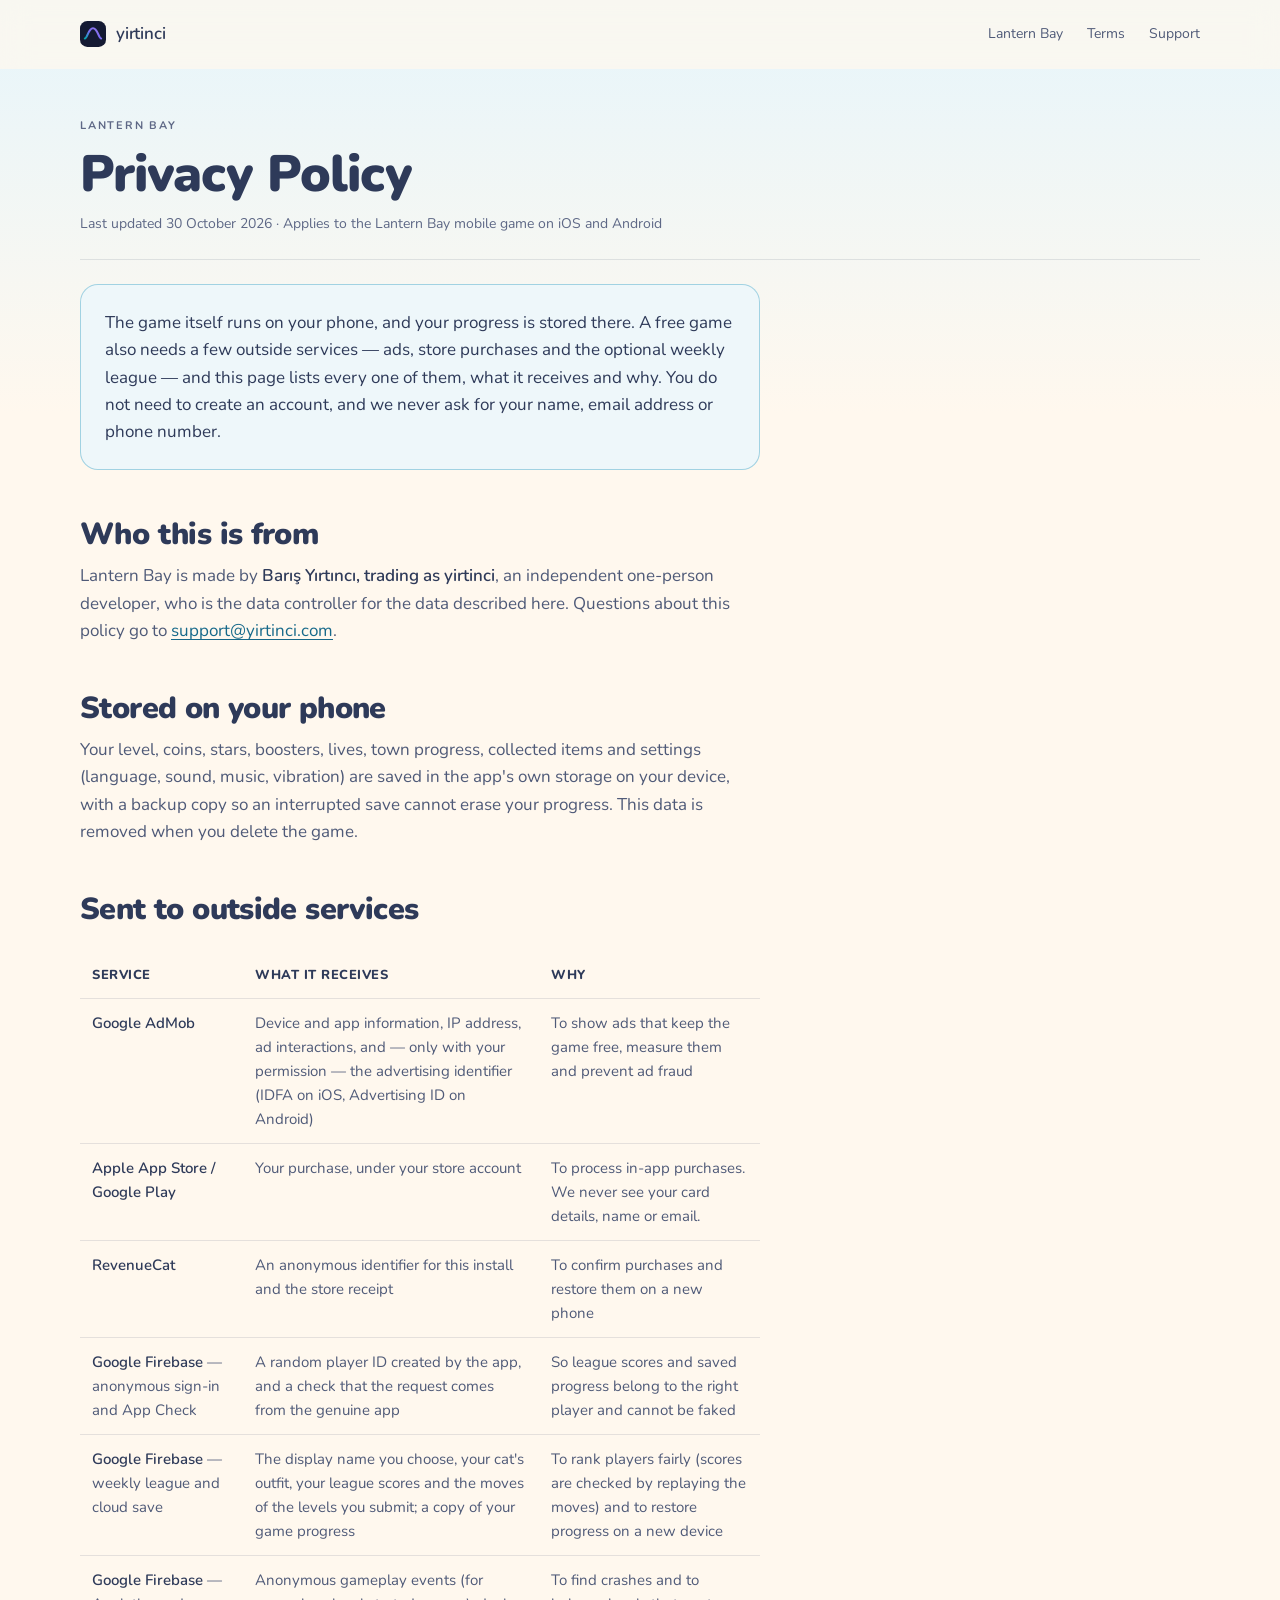
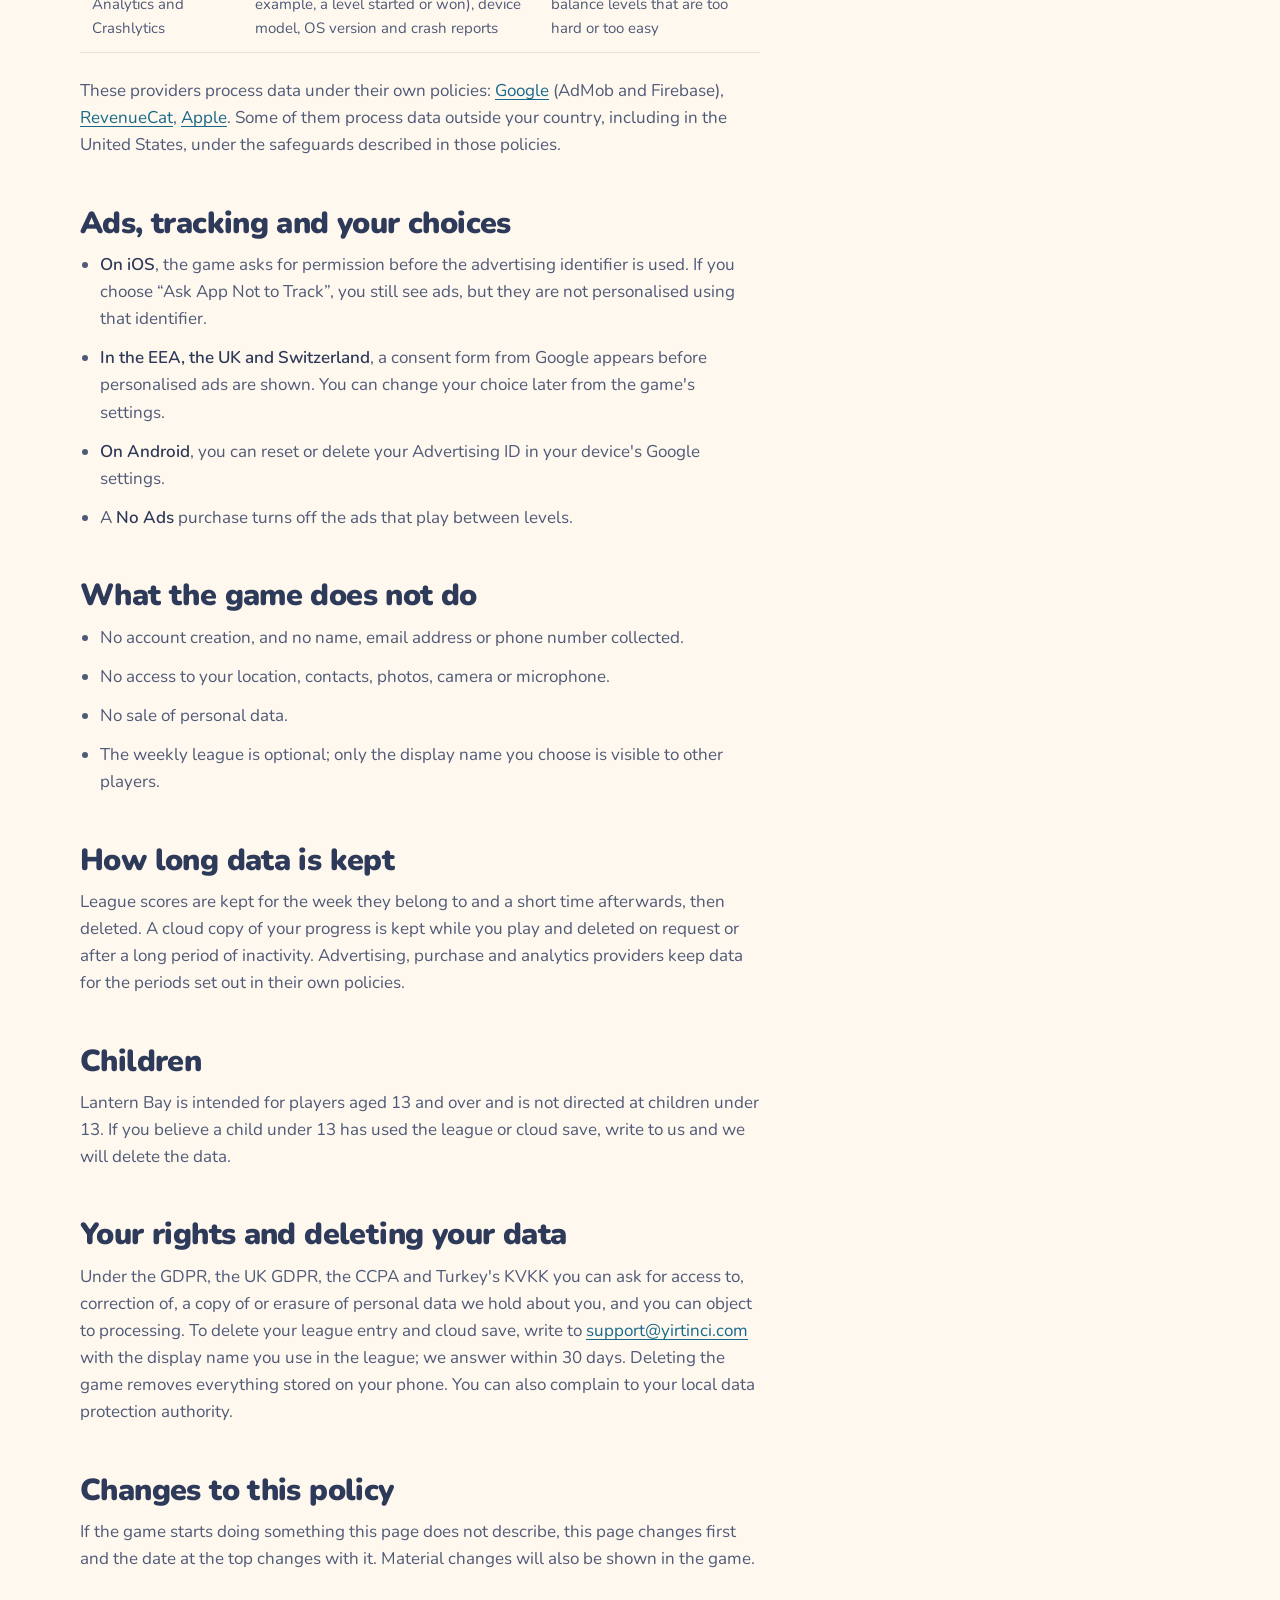
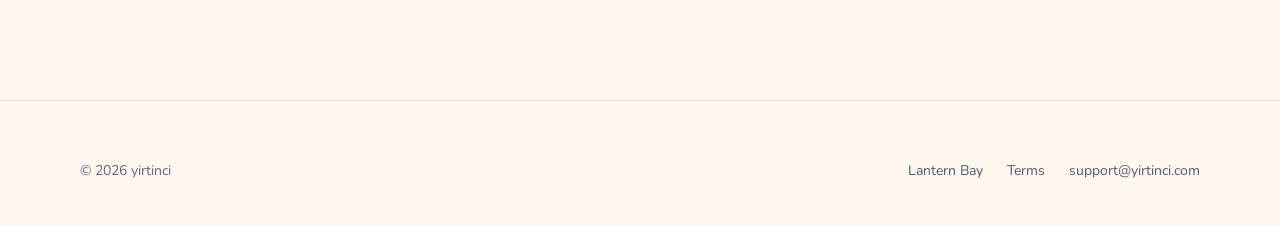
<file: lanternbay/privacy.html>
<!doctype html>
<html lang="en">
  <head>
    <meta charset="utf-8" />
    <meta name="viewport" content="width=device-width, initial-scale=1, viewport-fit=cover" />
    <title>Privacy Policy — Lantern Bay</title>
    <meta name="description" content="What Lantern Bay stores on your phone, what its online features, ads and purchases send, and how to have it deleted." />
    <meta name="theme-color" content="#7ec8e3" />
    <link rel="canonical" href="https://yirtinci.com/lanternbay/privacy.html" />
    <link rel="icon" href="/lanternbay/art/icon.svg" type="image/svg+xml" />
    <link rel="preconnect" href="https://fonts.googleapis.com" />
    <link rel="preconnect" href="https://fonts.gstatic.com" crossorigin />
    <link href="https://fonts.googleapis.com/css2?family=Nunito:wght@500;600;700;800;900&display=swap" rel="stylesheet" />
    <link rel="stylesheet" href="/assets/base.css" />
    <link rel="stylesheet" href="/lanternbay/lb.css" />
    <style>
      .doc { padding-block: var(--s-3xl) 0; }
      .doc__head { border-bottom: 1px solid var(--line); padding-bottom: var(--s-xl); margin-bottom: var(--s-xl); }
      .doc__head h1 { font-size: clamp(2rem, 5vw, 3.2rem); }
      .doc__date { color: var(--faint); font-size: 14px; margin-top: var(--s-md); }
      .callout {
        border: 1px solid color-mix(in srgb, var(--teal) 40%, transparent);
        background: color-mix(in srgb, var(--teal) 8%, var(--surface));
        border-radius: var(--r-lg);
        padding: var(--s-xl);
        margin: var(--s-xl) 0 var(--s-2xl);
      }
      .callout p { color: var(--text); margin: 0; }
      table { border-collapse: collapse; width: 100%; margin: var(--s-lg) 0 var(--s-xl); font-size: 15px; }
      th, td { text-align: left; padding: var(--s-md); border-bottom: 1px solid var(--line); vertical-align: top; }
      th { color: var(--text); font-weight: 800; font-size: 13px; letter-spacing: 0.04em; text-transform: uppercase; }
      td { color: var(--muted); }
      .tw { overflow-x: auto; }
    </style>
  </head>
  <body>
    <a class="skip" href="#main">Skip to content</a>
    <header class="nav" id="nav">
      <div class="wrap nav__in">
        <a class="brand" href="/">
          <svg class="brand__mark" viewBox="0 0 32 32" aria-hidden="true">
            <defs><linearGradient id="bm" x1="0" y1="1" x2="1" y2="0"><stop offset="0" stop-color="#00A7AF"/><stop offset="0.5" stop-color="#7C6BF5"/><stop offset="1" stop-color="#987DE7"/></linearGradient></defs>
            <rect width="32" height="32" rx="9" fill="#141A33"/>
            <path d="M6 21.5C9 21.5 10.2 9 16 9c5.8 0 7 12.5 10 12.5" fill="none" stroke="url(#bm)" stroke-width="2.6" stroke-linecap="round"/>
          </svg>
          <span>yirtinci</span>
        </a>
        <nav class="nav__links" aria-label="Sections">
          <a href="/lanternbay/">Lantern Bay</a>
          <a href="/lanternbay/terms.html">Terms</a>
          <a href="mailto:support@yirtinci.com">Support</a>
        </nav>
      </div>
    </header>

    <main id="main" class="wrap doc">
      <div class="doc__head">
        <p class="eyebrow">Lantern Bay</p>
        <h1 style="margin-top: var(--s-md)">Privacy Policy</h1>
        <p class="doc__date">Last updated 30 October 2026 · Applies to the Lantern Bay mobile game on iOS and Android</p>
      </div>

      <div class="prose">
        <div class="callout">
          <p>
            The game itself runs on your phone, and your progress is stored there. A free game also
            needs a few outside services — ads, store purchases and the optional weekly league — and
            this page lists every one of them, what it receives and why. You do not need to create an
            account, and we never ask for your name, email address or phone number.
          </p>
        </div>

        <h2>Who this is from</h2>
        <p>
          Lantern Bay is made by <strong>Barış Yırtıncı, trading as yirtinci</strong>, an independent
          one-person developer, who is the data controller for the data described here. Questions about
          this policy go to <a href="mailto:support@yirtinci.com">support@yirtinci.com</a>.
        </p>

        <h2>Stored on your phone</h2>
        <p>
          Your level, coins, stars, boosters, lives, town progress, collected items and settings
          (language, sound, music, vibration) are saved in the app's own storage on your device, with a
          backup copy so an interrupted save cannot erase your progress. This data is removed when you
          delete the game.
        </p>

        <h2>Sent to outside services</h2>
        <div class="tw">
          <table>
            <thead>
              <tr><th>Service</th><th>What it receives</th><th>Why</th></tr>
            </thead>
            <tbody>
              <tr>
                <td><strong>Google AdMob</strong></td>
                <td>
                  Device and app information, IP address, ad interactions, and — only with your
                  permission — the advertising identifier (IDFA on iOS, Advertising ID on Android)
                </td>
                <td>To show ads that keep the game free, measure them and prevent ad fraud</td>
              </tr>
              <tr>
                <td><strong>Apple App Store / Google Play</strong></td>
                <td>Your purchase, under your store account</td>
                <td>To process in-app purchases. We never see your card details, name or email.</td>
              </tr>
              <tr>
                <td><strong>RevenueCat</strong></td>
                <td>An anonymous identifier for this install and the store receipt</td>
                <td>To confirm purchases and restore them on a new phone</td>
              </tr>
              <tr>
                <td><strong>Google Firebase</strong> — anonymous sign-in and App Check</td>
                <td>A random player ID created by the app, and a check that the request comes from the genuine app</td>
                <td>So league scores and saved progress belong to the right player and cannot be faked</td>
              </tr>
              <tr>
                <td><strong>Google Firebase</strong> — weekly league and cloud save</td>
                <td>
                  The display name you choose, your cat's outfit, your league scores and the moves of
                  the levels you submit; a copy of your game progress
                </td>
                <td>To rank players fairly (scores are checked by replaying the moves) and to restore progress on a new device</td>
              </tr>
              <tr>
                <td><strong>Google Firebase</strong> — Analytics and Crashlytics</td>
                <td>Anonymous gameplay events (for example, a level started or won), device model, OS version and crash reports</td>
                <td>To find crashes and to balance levels that are too hard or too easy</td>
              </tr>
            </tbody>
          </table>
        </div>
        <p>
          These providers process data under their own policies:
          <a href="https://policies.google.com/privacy">Google</a> (AdMob and Firebase),
          <a href="https://www.revenuecat.com/privacy">RevenueCat</a>,
          <a href="https://www.apple.com/legal/privacy/">Apple</a>. Some of them process data outside
          your country, including in the United States, under the safeguards described in those policies.
        </p>

        <h2>Ads, tracking and your choices</h2>
        <ul>
          <li>
            <strong>On iOS</strong>, the game asks for permission before the advertising identifier is
            used. If you choose “Ask App Not to Track”, you still see ads, but they are not
            personalised using that identifier.
          </li>
          <li>
            <strong>In the EEA, the UK and Switzerland</strong>, a consent form from Google appears
            before personalised ads are shown. You can change your choice later from the game's settings.
          </li>
          <li>
            <strong>On Android</strong>, you can reset or delete your Advertising ID in your device's
            Google settings.
          </li>
          <li>A <strong>No Ads</strong> purchase turns off the ads that play between levels.</li>
        </ul>

        <h2>What the game does not do</h2>
        <ul>
          <li>No account creation, and no name, email address or phone number collected.</li>
          <li>No access to your location, contacts, photos, camera or microphone.</li>
          <li>No sale of personal data.</li>
          <li>The weekly league is optional; only the display name you choose is visible to other players.</li>
        </ul>

        <h2>How long data is kept</h2>
        <p>
          League scores are kept for the week they belong to and a short time afterwards, then deleted.
          A cloud copy of your progress is kept while you play and deleted on request or after a long
          period of inactivity. Advertising, purchase and analytics providers keep data for the periods
          set out in their own policies.
        </p>

        <h2>Children</h2>
        <p>
          Lantern Bay is intended for players aged 13 and over and is not directed at children under 13.
          If you believe a child under 13 has used the league or cloud save, write to us and we will
          delete the data.
        </p>

        <h2>Your rights and deleting your data</h2>
        <p>
          Under the GDPR, the UK GDPR, the CCPA and Turkey's KVKK you can ask for access to, correction
          of, a copy of or erasure of personal data we hold about you, and you can object to processing.
          To delete your league entry and cloud save, write to
          <a href="mailto:support@yirtinci.com">support@yirtinci.com</a> with the display name you use in
          the league; we answer within 30 days. Deleting the game removes everything stored on your phone.
          You can also complain to your local data protection authority.
        </p>

        <h2>Changes to this policy</h2>
        <p>
          If the game starts doing something this page does not describe, this page changes first and
          the date at the top changes with it. Material changes will also be shown in the game.
        </p>
      </div>
    </main>

    <footer class="footer">
      <div class="wrap footer__row">
        <p>© <span id="year">2026</span> yirtinci</p>
        <nav aria-label="Links" style="display: flex; gap: var(--s-xl); flex-wrap: wrap">
          <a href="/lanternbay/">Lantern Bay</a>
          <a href="/lanternbay/terms.html">Terms</a>
          <a href="mailto:support@yirtinci.com">support@yirtinci.com</a>
        </nav>
      </div>
    </footer>

    <script>
      document.getElementById('year').textContent = String(new Date().getFullYear());
      const nav = document.getElementById('nav');
      const s = () => nav.setAttribute('data-scrolled', String(scrollY > 8));
      s();
      addEventListener('scroll', s, { passive: true });
    </script>
  </body>
</html>
</file>
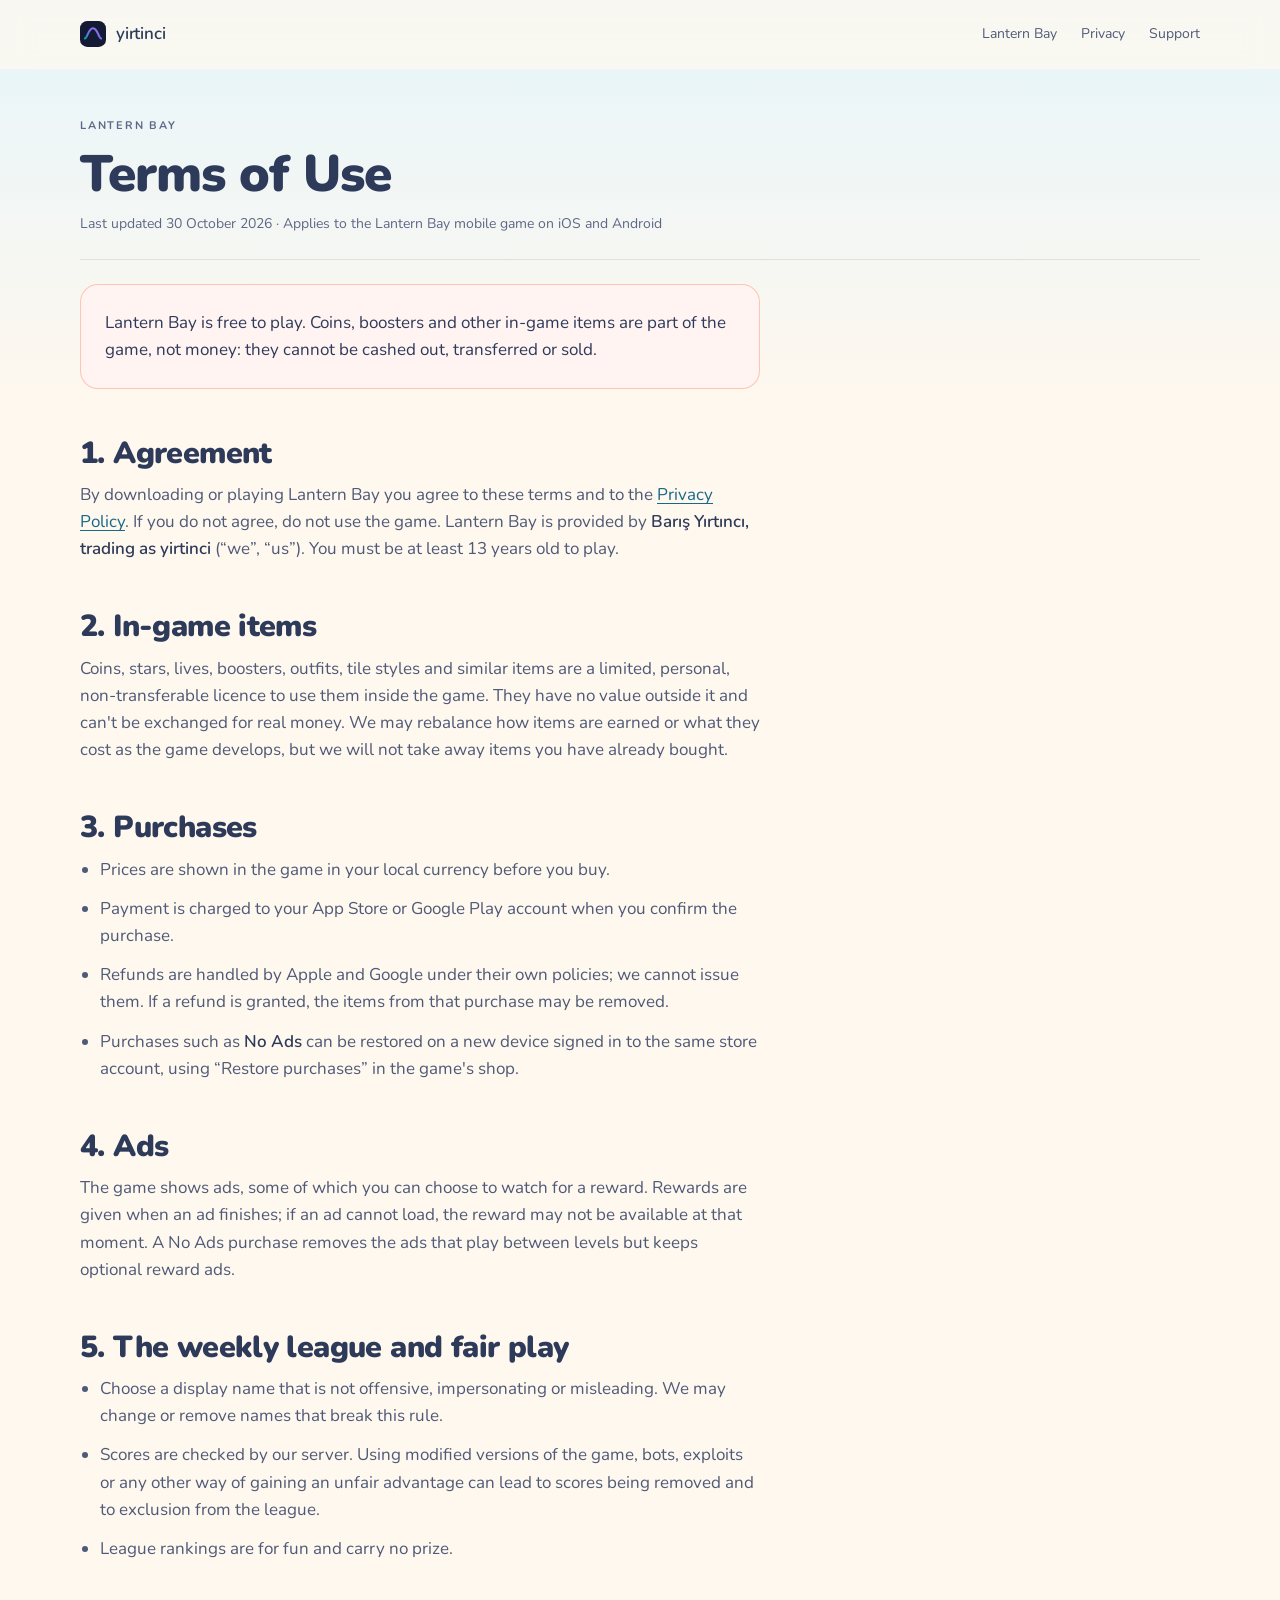
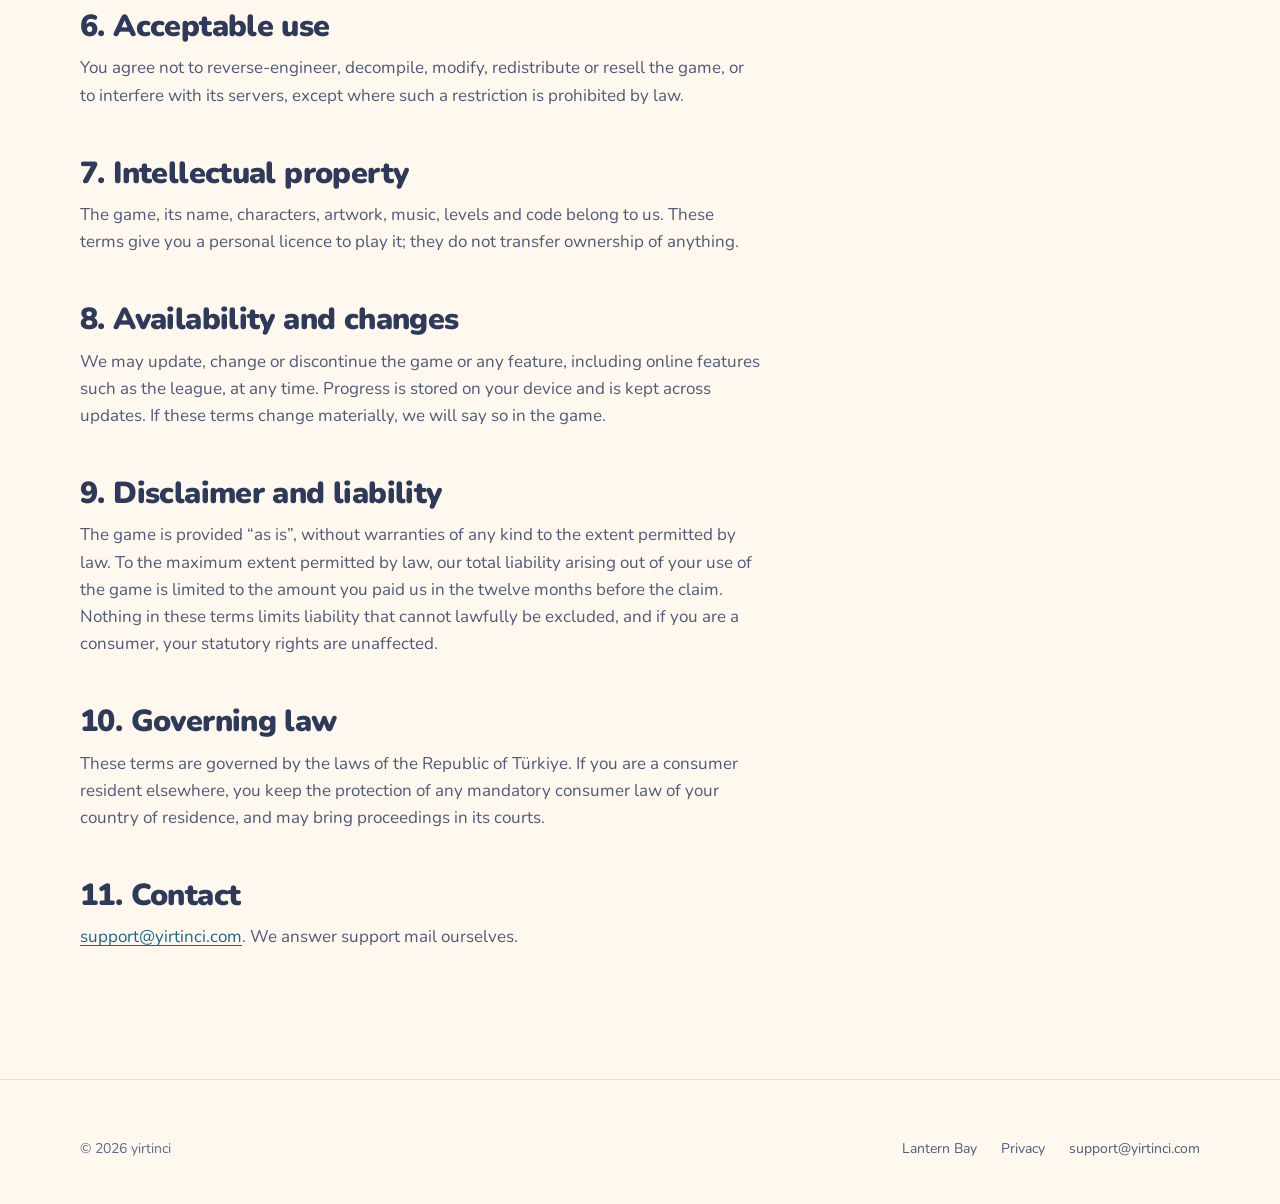
<file: lanternbay/terms.html>
<!doctype html>
<html lang="en">
  <head>
    <meta charset="utf-8" />
    <meta name="viewport" content="width=device-width, initial-scale=1, viewport-fit=cover" />
    <title>Terms of Use — Lantern Bay</title>
    <meta name="description" content="The terms you agree to by playing Lantern Bay, including in-game items, purchases, ads and the weekly league." />
    <meta name="theme-color" content="#7ec8e3" />
    <link rel="canonical" href="https://yirtinci.com/lanternbay/terms.html" />
    <link rel="icon" href="/lanternbay/art/icon.svg" type="image/svg+xml" />
    <link rel="preconnect" href="https://fonts.googleapis.com" />
    <link rel="preconnect" href="https://fonts.gstatic.com" crossorigin />
    <link href="https://fonts.googleapis.com/css2?family=Nunito:wght@500;600;700;800;900&display=swap" rel="stylesheet" />
    <link rel="stylesheet" href="/assets/base.css" />
    <link rel="stylesheet" href="/lanternbay/lb.css" />
    <style>
      .doc { padding-block: var(--s-3xl) 0; }
      .doc__head { border-bottom: 1px solid var(--line); padding-bottom: var(--s-xl); margin-bottom: var(--s-xl); }
      .doc__head h1 { font-size: clamp(2rem, 5vw, 3.2rem); }
      .doc__date { color: var(--faint); font-size: 14px; margin-top: var(--s-md); }
      .callout {
        border: 1px solid color-mix(in srgb, var(--coral) 45%, transparent);
        background: color-mix(in srgb, var(--coral) 9%, var(--surface));
        border-radius: var(--r-lg);
        padding: var(--s-xl);
        margin: var(--s-xl) 0 var(--s-2xl);
      }
      .callout p { color: var(--text); margin: 0; }
    </style>
  </head>
  <body>
    <a class="skip" href="#main">Skip to content</a>
    <header class="nav" id="nav">
      <div class="wrap nav__in">
        <a class="brand" href="/">
          <svg class="brand__mark" viewBox="0 0 32 32" aria-hidden="true">
            <defs><linearGradient id="bm" x1="0" y1="1" x2="1" y2="0"><stop offset="0" stop-color="#00A7AF"/><stop offset="0.5" stop-color="#7C6BF5"/><stop offset="1" stop-color="#987DE7"/></linearGradient></defs>
            <rect width="32" height="32" rx="9" fill="#141A33"/>
            <path d="M6 21.5C9 21.5 10.2 9 16 9c5.8 0 7 12.5 10 12.5" fill="none" stroke="url(#bm)" stroke-width="2.6" stroke-linecap="round"/>
          </svg>
          <span>yirtinci</span>
        </a>
        <nav class="nav__links" aria-label="Sections">
          <a href="/lanternbay/">Lantern Bay</a>
          <a href="/lanternbay/privacy.html">Privacy</a>
          <a href="mailto:support@yirtinci.com">Support</a>
        </nav>
      </div>
    </header>

    <main id="main" class="wrap doc">
      <div class="doc__head">
        <p class="eyebrow">Lantern Bay</p>
        <h1 style="margin-top: var(--s-md)">Terms of Use</h1>
        <p class="doc__date">Last updated 30 October 2026 · Applies to the Lantern Bay mobile game on iOS and Android</p>
      </div>

      <div class="prose">
        <div class="callout">
          <p>
            Lantern Bay is free to play. Coins, boosters and other in-game items are part of the game,
            not money: they cannot be cashed out, transferred or sold.
          </p>
        </div>

        <h2>1. Agreement</h2>
        <p>
          By downloading or playing Lantern Bay you agree to these terms and to the
          <a href="/lanternbay/privacy.html">Privacy Policy</a>. If you do not agree, do not use the game.
          Lantern Bay is provided by <strong>Barış Yırtıncı, trading as yirtinci</strong> (“we”, “us”).
          You must be at least 13 years old to play.
        </p>

        <h2>2. In-game items</h2>
        <p>
          Coins, stars, lives, boosters, outfits, tile styles and similar items are a limited, personal,
          non-transferable licence to use them inside the game. They have no value outside it and can't
          be exchanged for real money. We may rebalance how items are earned or what they cost as the
          game develops, but we will not take away items you have already bought.
        </p>

        <h2>3. Purchases</h2>
        <ul>
          <li>Prices are shown in the game in your local currency before you buy.</li>
          <li>Payment is charged to your App Store or Google Play account when you confirm the purchase.</li>
          <li>
            Refunds are handled by Apple and Google under their own policies; we cannot issue them. If a
            refund is granted, the items from that purchase may be removed.
          </li>
          <li>
            Purchases such as <strong>No Ads</strong> can be restored on a new device signed in to the
            same store account, using “Restore purchases” in the game's shop.
          </li>
        </ul>

        <h2>4. Ads</h2>
        <p>
          The game shows ads, some of which you can choose to watch for a reward. Rewards are given when
          an ad finishes; if an ad cannot load, the reward may not be available at that moment.
          A No Ads purchase removes the ads that play between levels but keeps optional reward ads.
        </p>

        <h2>5. The weekly league and fair play</h2>
        <ul>
          <li>
            Choose a display name that is not offensive, impersonating or misleading. We may change or
            remove names that break this rule.
          </li>
          <li>
            Scores are checked by our server. Using modified versions of the game, bots, exploits or
            any other way of gaining an unfair advantage can lead to scores being removed and to
            exclusion from the league.
          </li>
          <li>League rankings are for fun and carry no prize.</li>
        </ul>

        <h2>6. Acceptable use</h2>
        <p>
          You agree not to reverse-engineer, decompile, modify, redistribute or resell the game, or to
          interfere with its servers, except where such a restriction is prohibited by law.
        </p>

        <h2>7. Intellectual property</h2>
        <p>
          The game, its name, characters, artwork, music, levels and code belong to us. These terms give
          you a personal licence to play it; they do not transfer ownership of anything.
        </p>

        <h2>8. Availability and changes</h2>
        <p>
          We may update, change or discontinue the game or any feature, including online features such
          as the league, at any time. Progress is stored on your device and is kept across updates.
          If these terms change materially, we will say so in the game.
        </p>

        <h2>9. Disclaimer and liability</h2>
        <p>
          The game is provided “as is”, without warranties of any kind to the extent permitted by law.
          To the maximum extent permitted by law, our total liability arising out of your use of the game
          is limited to the amount you paid us in the twelve months before the claim. Nothing in these
          terms limits liability that cannot lawfully be excluded, and if you are a consumer, your
          statutory rights are unaffected.
        </p>

        <h2>10. Governing law</h2>
        <p>
          These terms are governed by the laws of the Republic of Türkiye. If you are a consumer resident
          elsewhere, you keep the protection of any mandatory consumer law of your country of residence,
          and may bring proceedings in its courts.
        </p>

        <h2>11. Contact</h2>
        <p>
          <a href="mailto:support@yirtinci.com">support@yirtinci.com</a>. We answer support mail ourselves.
        </p>
      </div>
    </main>

    <footer class="footer">
      <div class="wrap footer__row">
        <p>© <span id="year">2026</span> yirtinci</p>
        <nav aria-label="Links" style="display: flex; gap: var(--s-xl); flex-wrap: wrap">
          <a href="/lanternbay/">Lantern Bay</a>
          <a href="/lanternbay/privacy.html">Privacy</a>
          <a href="mailto:support@yirtinci.com">support@yirtinci.com</a>
        </nav>
      </div>
    </footer>

    <script>
      document.getElementById('year').textContent = String(new Date().getFullYear());
      const nav = document.getElementById('nav');
      const s = () => nav.setAttribute('data-scrolled', String(scrollY > 8));
      s();
      addEventListener('scroll', s, { passive: true });
    </script>
  </body>
</html>
</file>
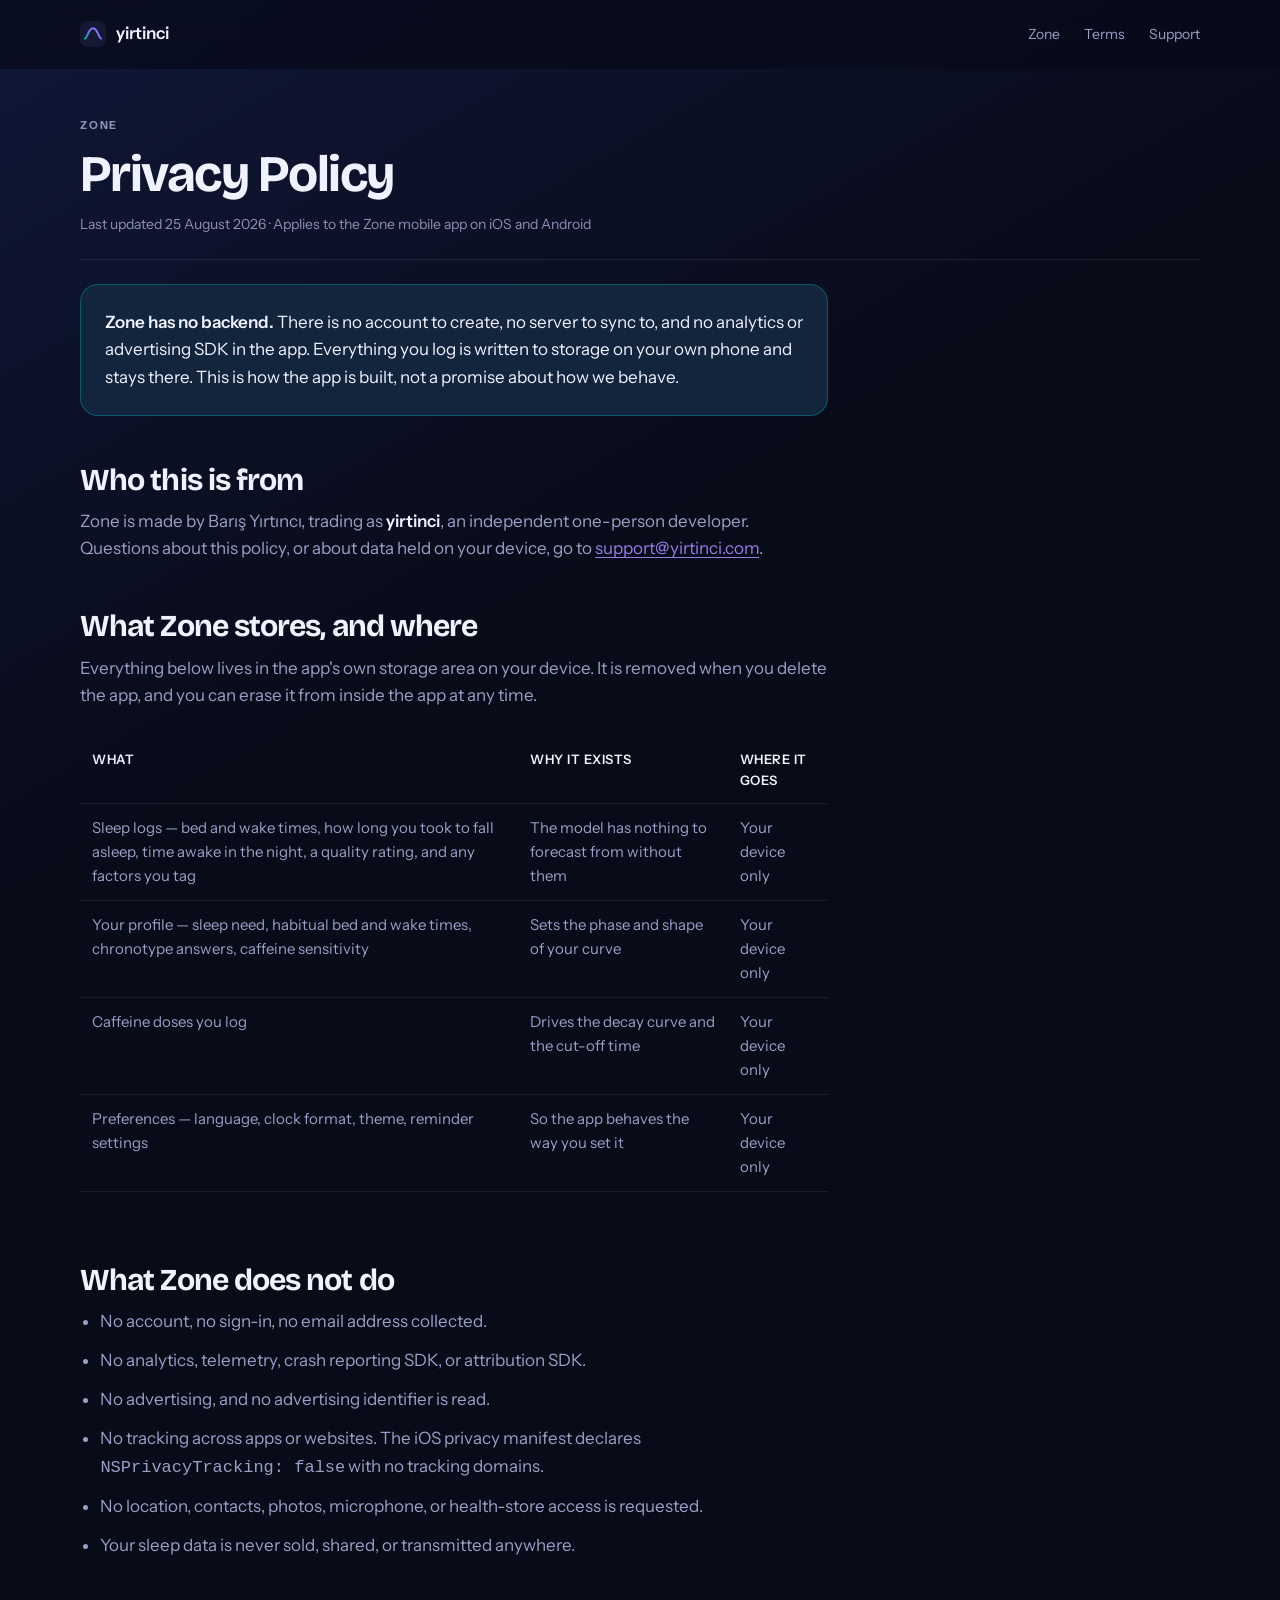
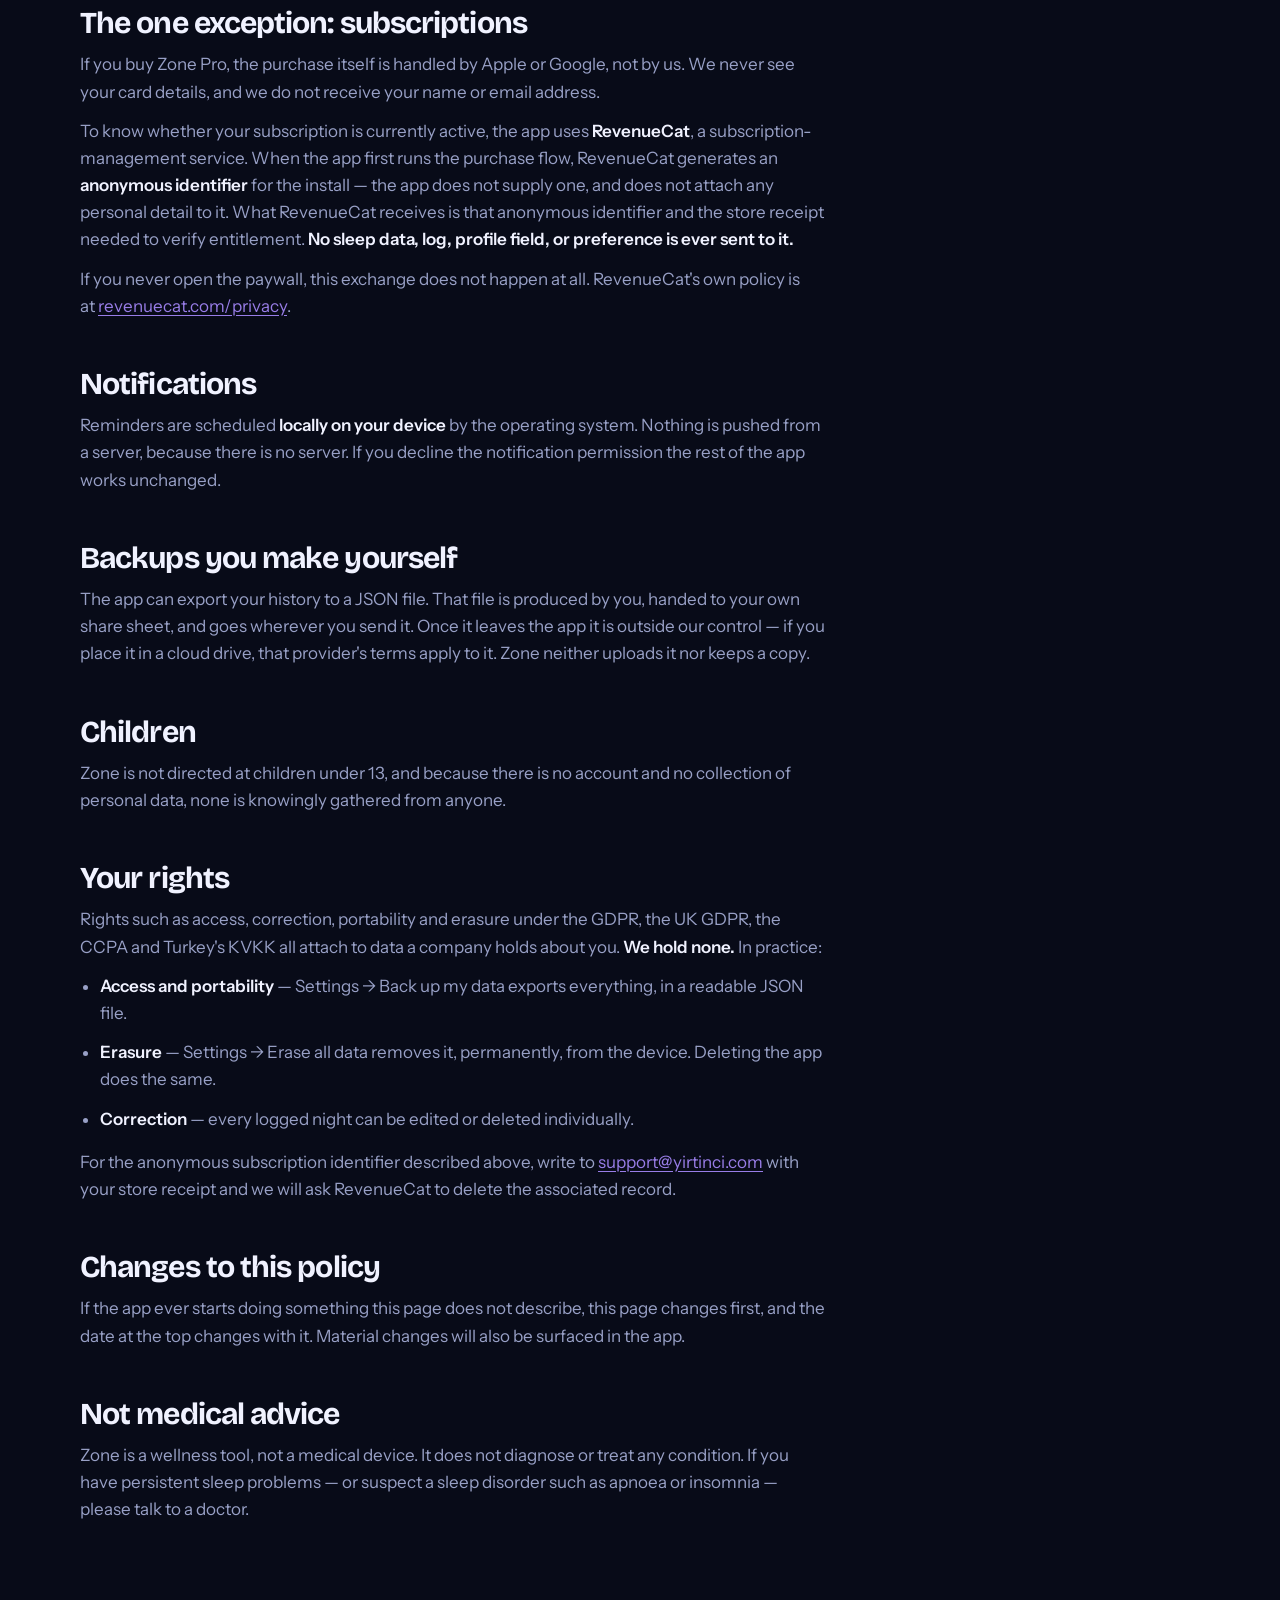
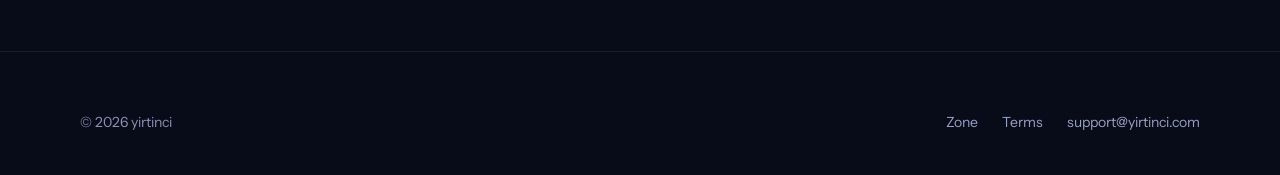
<file: zone/privacy.html>
<!doctype html>
<html lang="en">
  <head>
    <meta charset="utf-8" />
    <meta name="viewport" content="width=device-width, initial-scale=1, viewport-fit=cover" />
    <title>Privacy Policy — Zone</title>
    <meta name="description" content="Zone stores everything on your device. No account, no server, no analytics. This page explains exactly what that means and the one exception." />
    <meta name="theme-color" content="#080b18" />
    <link rel="canonical" href="https://yirtinci.com/zone/privacy.html" />
    <link rel="icon" href="/assets/zone-mark.svg" type="image/svg+xml" />
    <link rel="preconnect" href="https://fonts.googleapis.com" />
    <link rel="preconnect" href="https://fonts.gstatic.com" crossorigin />
    <link href="https://fonts.googleapis.com/css2?family=Bricolage+Grotesque:opsz,wght@12..96,700&family=Instrument+Sans:wght@400;500;600;700&display=swap" rel="stylesheet" />
    <link rel="stylesheet" href="/assets/base.css" />
    <style>
      .doc { padding-block: var(--s-3xl) 0; }
      .doc__head { border-bottom: 1px solid var(--line); padding-bottom: var(--s-xl); margin-bottom: var(--s-xl); }
      .doc__head h1 { font-size: clamp(2rem, 5vw, 3.2rem); }
      .doc__date { color: var(--faint); font-size: 14px; margin-top: var(--s-md); }
      .callout {
        border: 1px solid color-mix(in srgb, var(--teal) 40%, transparent);
        background: color-mix(in srgb, var(--teal) 8%, var(--surface));
        border-radius: var(--r-lg);
        padding: var(--s-xl);
        margin: var(--s-xl) 0 var(--s-2xl);
      }
      .callout p { color: var(--text); margin: 0; }
      table { border-collapse: collapse; width: 100%; margin: var(--s-lg) 0 var(--s-xl); font-size: 15px; }
      th, td { text-align: left; padding: var(--s-md); border-bottom: 1px solid var(--line); vertical-align: top; }
      th { color: var(--text); font-weight: 600; font-size: 13px; letter-spacing: 0.04em; text-transform: uppercase; }
      td { color: var(--muted); }
      .tw { overflow-x: auto; }
    </style>
  </head>
  <body>
    <a class="skip" href="#main">Skip to content</a>
    <header class="nav" id="nav">
      <div class="wrap nav__in">
        <a class="brand" href="/">
          <svg class="brand__mark" viewBox="0 0 32 32" aria-hidden="true">
            <defs><linearGradient id="bm" x1="0" y1="1" x2="1" y2="0"><stop offset="0" stop-color="#00A7AF"/><stop offset="0.5" stop-color="#7C6BF5"/><stop offset="1" stop-color="#987DE7"/></linearGradient></defs>
            <rect width="32" height="32" rx="9" fill="#141A33"/>
            <path d="M6 21.5C9 21.5 10.2 9 16 9c5.8 0 7 12.5 10 12.5" fill="none" stroke="url(#bm)" stroke-width="2.6" stroke-linecap="round"/>
          </svg>
          <span>yirtinci</span>
        </a>
        <nav class="nav__links" aria-label="Sections">
          <a href="/zone/">Zone</a>
          <a href="/zone/terms.html">Terms</a>
          <a href="mailto:support@yirtinci.com">Support</a>
        </nav>
      </div>
    </header>

    <main id="main" class="wrap doc">
      <div class="doc__head">
        <p class="eyebrow">Zone</p>
        <h1 style="margin-top: var(--s-md)">Privacy Policy</h1>
        <p class="doc__date">Last updated 25 August 2026 · Applies to the Zone mobile app on iOS and Android</p>
      </div>

      <div class="prose">
        <div class="callout">
          <p>
            <strong>Zone has no backend.</strong> There is no account to create, no server to sync
            to, and no analytics or advertising SDK in the app. Everything you log is written to
            storage on your own phone and stays there. This is how the app is built, not a promise
            about how we behave.
          </p>
        </div>

        <h2>Who this is from</h2>
        <p>
          Zone is made by Barış Yırtıncı, trading as <strong>yirtinci</strong>, an independent
          one-person developer. Questions about this policy, or about data held on your device, go
          to <a href="mailto:support@yirtinci.com">support@yirtinci.com</a>.
        </p>

        <h2>What Zone stores, and where</h2>
        <p>
          Everything below lives in the app's own storage area on your device. It is removed when
          you delete the app, and you can erase it from inside the app at any time.
        </p>
        <div class="tw">
          <table>
            <thead>
              <tr><th>What</th><th>Why it exists</th><th>Where it goes</th></tr>
            </thead>
            <tbody>
              <tr>
                <td>Sleep logs — bed and wake times, how long you took to fall asleep, time awake in the night, a quality rating, and any factors you tag</td>
                <td>The model has nothing to forecast from without them</td>
                <td>Your device only</td>
              </tr>
              <tr>
                <td>Your profile — sleep need, habitual bed and wake times, chronotype answers, caffeine sensitivity</td>
                <td>Sets the phase and shape of your curve</td>
                <td>Your device only</td>
              </tr>
              <tr>
                <td>Caffeine doses you log</td>
                <td>Drives the decay curve and the cut-off time</td>
                <td>Your device only</td>
              </tr>
              <tr>
                <td>Preferences — language, clock format, theme, reminder settings</td>
                <td>So the app behaves the way you set it</td>
                <td>Your device only</td>
              </tr>
            </tbody>
          </table>
        </div>

        <h2>What Zone does not do</h2>
        <ul>
          <li>No account, no sign-in, no email address collected.</li>
          <li>No analytics, telemetry, crash reporting SDK, or attribution SDK.</li>
          <li>No advertising, and no advertising identifier is read.</li>
          <li>No tracking across apps or websites. The iOS privacy manifest declares
            <code>NSPrivacyTracking: false</code> with no tracking domains.</li>
          <li>No location, contacts, photos, microphone, or health-store access is requested.</li>
          <li>Your sleep data is never sold, shared, or transmitted anywhere.</li>
        </ul>

        <h2>The one exception: subscriptions</h2>
        <p>
          If you buy Zone Pro, the purchase itself is handled by Apple or Google, not by us. We never
          see your card details, and we do not receive your name or email address.
        </p>
        <p>
          To know whether your subscription is currently active, the app uses
          <strong>RevenueCat</strong>, a subscription-management service. When the app first runs the
          purchase flow, RevenueCat generates an <strong>anonymous identifier</strong> for the
          install — the app does not supply one, and does not attach any personal detail to it. What
          RevenueCat receives is that anonymous identifier and the store receipt needed to verify
          entitlement. <strong>No sleep data, log, profile field, or preference is ever sent to it.</strong>
        </p>
        <p>
          If you never open the paywall, this exchange does not happen at all. RevenueCat's own
          policy is at
          <a href="https://www.revenuecat.com/privacy" rel="noopener noreferrer" target="_blank">revenuecat.com/privacy</a>.
        </p>

        <h2>Notifications</h2>
        <p>
          Reminders are scheduled <strong>locally on your device</strong> by the operating system.
          Nothing is pushed from a server, because there is no server. If you decline the
          notification permission the rest of the app works unchanged.
        </p>

        <h2>Backups you make yourself</h2>
        <p>
          The app can export your history to a JSON file. That file is produced by you, handed to
          your own share sheet, and goes wherever you send it. Once it leaves the app it is outside
          our control — if you place it in a cloud drive, that provider's terms apply to it. Zone
          neither uploads it nor keeps a copy.
        </p>

        <h2>Children</h2>
        <p>
          Zone is not directed at children under 13, and because there is no account and no
          collection of personal data, none is knowingly gathered from anyone.
        </p>

        <h2>Your rights</h2>
        <p>
          Rights such as access, correction, portability and erasure under the GDPR, the UK GDPR, the
          CCPA and Turkey's KVKK all attach to data a company holds about you. <strong>We hold
          none.</strong> In practice:
        </p>
        <ul>
          <li><strong>Access and portability</strong> — Settings → Back up my data exports everything, in a readable JSON file.</li>
          <li><strong>Erasure</strong> — Settings → Erase all data removes it, permanently, from the device. Deleting the app does the same.</li>
          <li><strong>Correction</strong> — every logged night can be edited or deleted individually.</li>
        </ul>
        <p>
          For the anonymous subscription identifier described above, write to
          <a href="mailto:support@yirtinci.com">support@yirtinci.com</a> with your store receipt and
          we will ask RevenueCat to delete the associated record.
        </p>

        <h2>Changes to this policy</h2>
        <p>
          If the app ever starts doing something this page does not describe, this page changes
          first, and the date at the top changes with it. Material changes will also be surfaced in
          the app.
        </p>

        <h2>Not medical advice</h2>
        <p>
          Zone is a wellness tool, not a medical device. It does not diagnose or treat any condition.
          If you have persistent sleep problems — or suspect a sleep disorder such as apnoea or
          insomnia — please talk to a doctor.
        </p>
      </div>
    </main>

    <footer class="footer">
      <div class="wrap footer__row">
        <p>© <span id="year">2026</span> yirtinci</p>
        <nav aria-label="Links" style="display: flex; gap: var(--s-xl); flex-wrap: wrap">
          <a href="/zone/">Zone</a>
          <a href="/zone/terms.html">Terms</a>
          <a href="mailto:support@yirtinci.com">support@yirtinci.com</a>
        </nav>
      </div>
    </footer>

    <script>
      document.getElementById('year').textContent = String(new Date().getFullYear());
      const nav = document.getElementById('nav');
      const s = () => nav.setAttribute('data-scrolled', String(scrollY > 8));
      s();
      addEventListener('scroll', s, { passive: true });
    </script>
  </body>
</html>
</file>
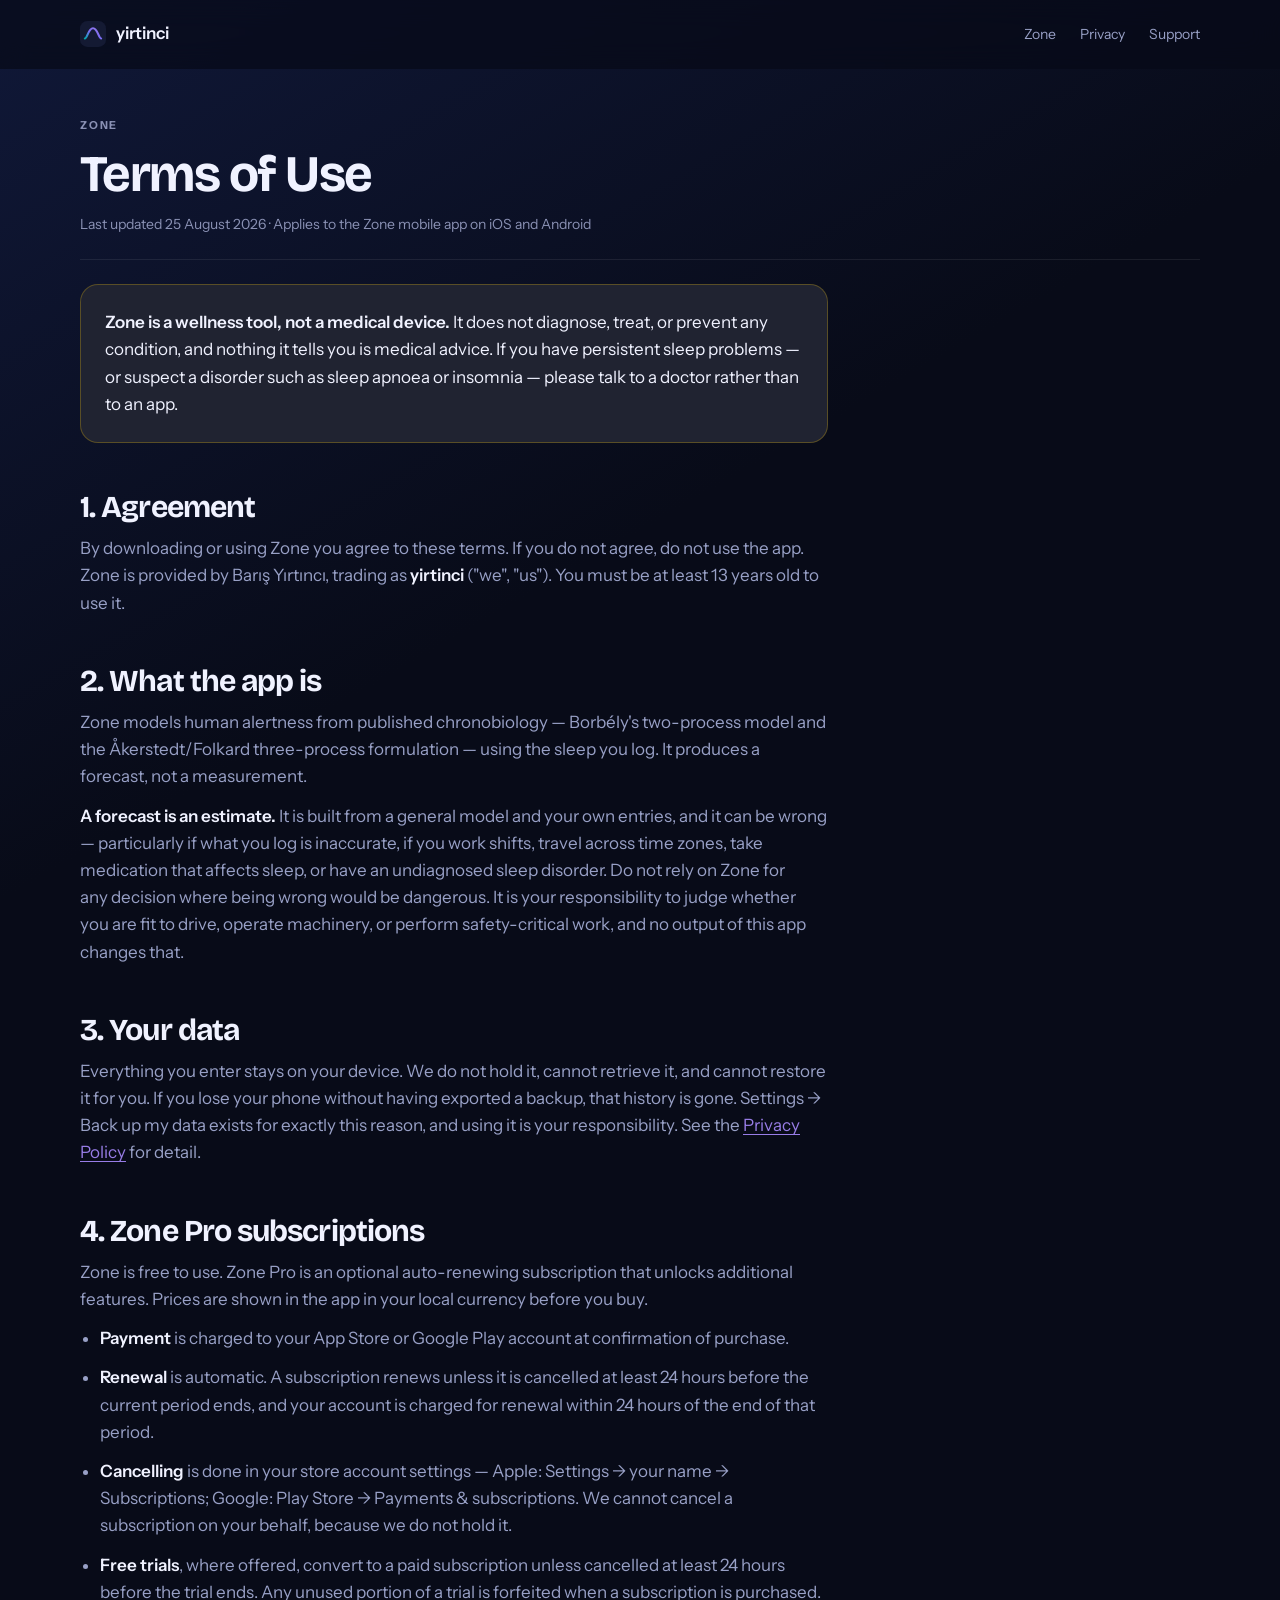
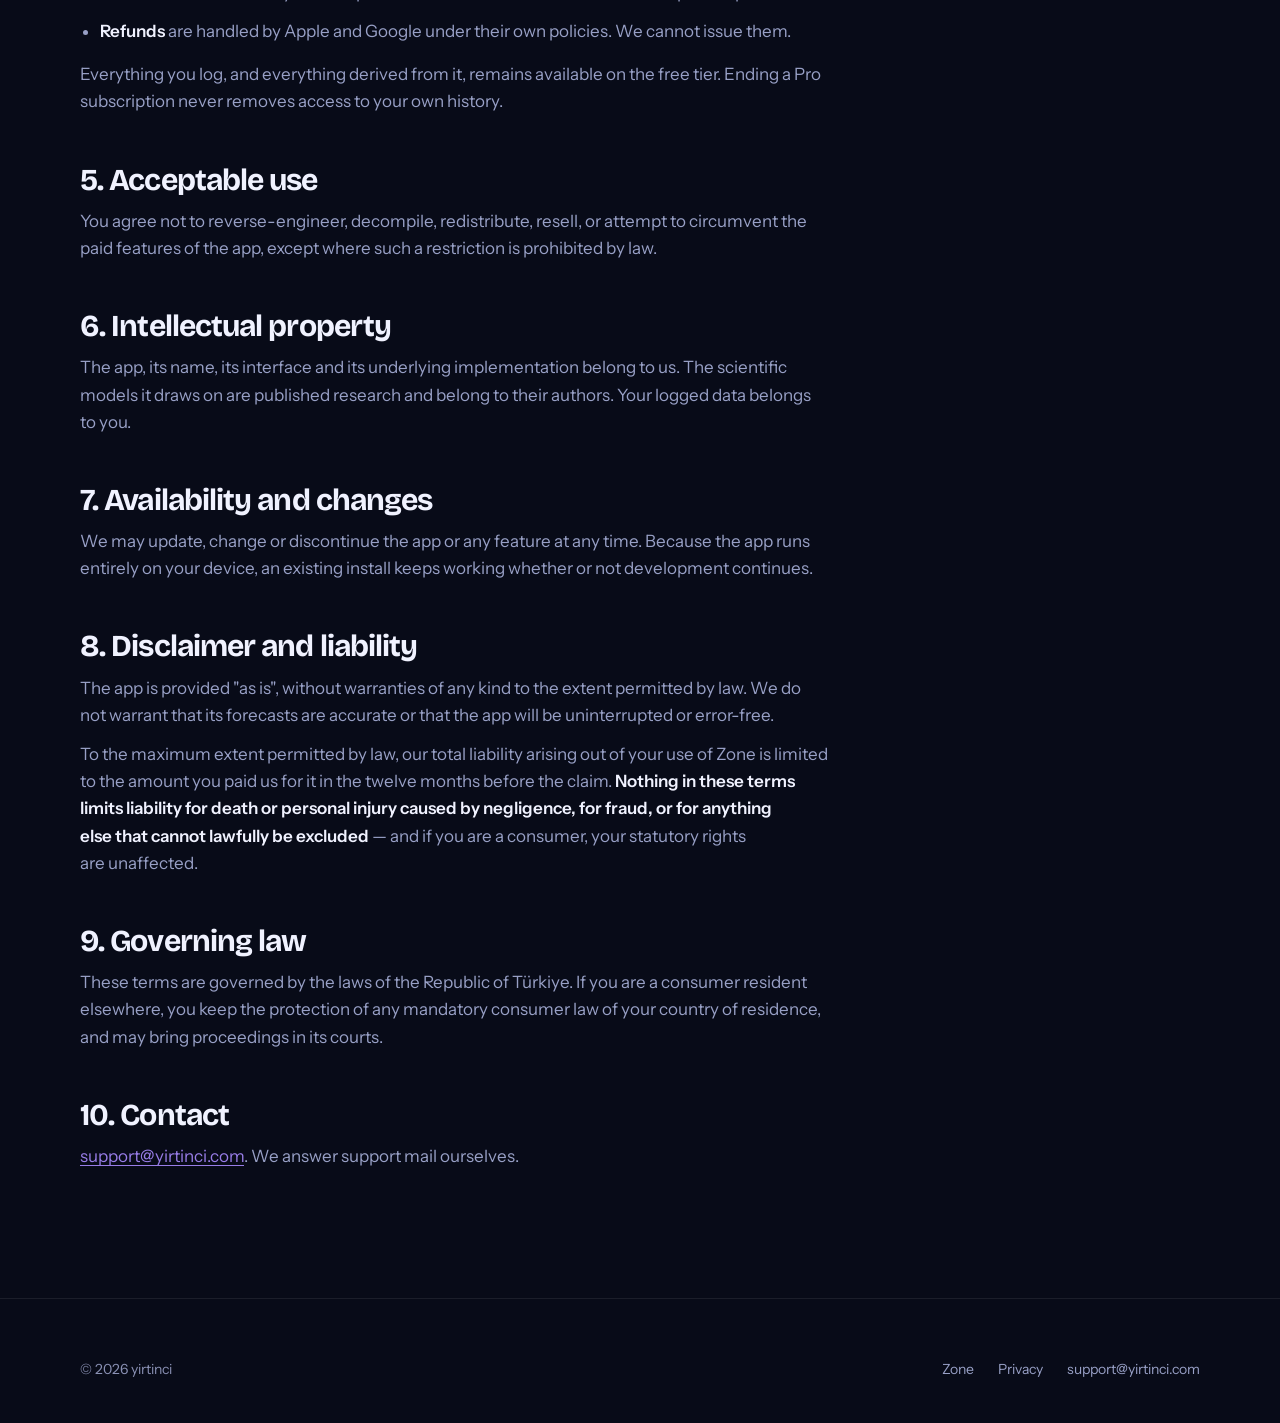
<file: zone/terms.html>
<!doctype html>
<html lang="en">
  <head>
    <meta charset="utf-8" />
    <meta name="viewport" content="width=device-width, initial-scale=1, viewport-fit=cover" />
    <title>Terms of Use — Zone</title>
    <meta name="description" content="The terms you agree to by using Zone, including how the Pro subscription renews and how to cancel it." />
    <meta name="theme-color" content="#080b18" />
    <link rel="canonical" href="https://yirtinci.com/zone/terms.html" />
    <link rel="icon" href="/assets/zone-mark.svg" type="image/svg+xml" />
    <link rel="preconnect" href="https://fonts.googleapis.com" />
    <link rel="preconnect" href="https://fonts.gstatic.com" crossorigin />
    <link href="https://fonts.googleapis.com/css2?family=Bricolage+Grotesque:opsz,wght@12..96,700&family=Instrument+Sans:wght@400;500;600;700&display=swap" rel="stylesheet" />
    <link rel="stylesheet" href="/assets/base.css" />
    <style>
      .doc { padding-block: var(--s-3xl) 0; }
      .doc__head { border-bottom: 1px solid var(--line); padding-bottom: var(--s-xl); margin-bottom: var(--s-xl); }
      .doc__head h1 { font-size: clamp(2rem, 5vw, 3.2rem); }
      .doc__date { color: var(--faint); font-size: 14px; margin-top: var(--s-md); }
      .callout {
        border: 1px solid color-mix(in srgb, var(--sun) 40%, transparent);
        background: color-mix(in srgb, var(--sun) 8%, var(--surface));
        border-radius: var(--r-lg);
        padding: var(--s-xl);
        margin: var(--s-xl) 0 var(--s-2xl);
      }
      .callout p { color: var(--text); margin: 0; }
    </style>
  </head>
  <body>
    <a class="skip" href="#main">Skip to content</a>
    <header class="nav" id="nav">
      <div class="wrap nav__in">
        <a class="brand" href="/">
          <svg class="brand__mark" viewBox="0 0 32 32" aria-hidden="true">
            <defs><linearGradient id="bm" x1="0" y1="1" x2="1" y2="0"><stop offset="0" stop-color="#00A7AF"/><stop offset="0.5" stop-color="#7C6BF5"/><stop offset="1" stop-color="#987DE7"/></linearGradient></defs>
            <rect width="32" height="32" rx="9" fill="#141A33"/>
            <path d="M6 21.5C9 21.5 10.2 9 16 9c5.8 0 7 12.5 10 12.5" fill="none" stroke="url(#bm)" stroke-width="2.6" stroke-linecap="round"/>
          </svg>
          <span>yirtinci</span>
        </a>
        <nav class="nav__links" aria-label="Sections">
          <a href="/zone/">Zone</a>
          <a href="/zone/privacy.html">Privacy</a>
          <a href="mailto:support@yirtinci.com">Support</a>
        </nav>
      </div>
    </header>

    <main id="main" class="wrap doc">
      <div class="doc__head">
        <p class="eyebrow">Zone</p>
        <h1 style="margin-top: var(--s-md)">Terms of Use</h1>
        <p class="doc__date">Last updated 25 August 2026 · Applies to the Zone mobile app on iOS and Android</p>
      </div>

      <div class="prose">
        <div class="callout">
          <p>
            <strong>Zone is a wellness tool, not a medical device.</strong> It does not diagnose,
            treat, or prevent any condition, and nothing it tells you is medical advice. If you have
            persistent sleep problems — or suspect a disorder such as sleep apnoea or insomnia —
            please talk to a doctor rather than to an app.
          </p>
        </div>

        <h2>1. Agreement</h2>
        <p>
          By downloading or using Zone you agree to these terms. If you do not agree, do not use the
          app. Zone is provided by Barış Yırtıncı, trading as <strong>yirtinci</strong>
          ("we", "us"). You must be at least 13 years old to use it.
        </p>

        <h2>2. What the app is</h2>
        <p>
          Zone models human alertness from published chronobiology — Borbély's two-process model and
          the Åkerstedt/Folkard three-process formulation — using the sleep you log. It produces a
          forecast, not a measurement.
        </p>
        <p>
          <strong>A forecast is an estimate.</strong> It is built from a general model and your own
          entries, and it can be wrong — particularly if what you log is inaccurate, if you work
          shifts, travel across time zones, take medication that affects sleep, or have an
          undiagnosed sleep disorder. Do not rely on Zone for any decision where being wrong would
          be dangerous. It is your responsibility to judge whether you are fit to drive, operate
          machinery, or perform safety-critical work, and no output of this app changes that.
        </p>

        <h2>3. Your data</h2>
        <p>
          Everything you enter stays on your device. We do not hold it, cannot retrieve it, and
          cannot restore it for you. If you lose your phone without having exported a backup, that
          history is gone. Settings → Back up my data exists for exactly this reason, and using it
          is your responsibility. See the <a href="/zone/privacy.html">Privacy Policy</a> for detail.
        </p>

        <h2>4. Zone Pro subscriptions</h2>
        <p>
          Zone is free to use. Zone Pro is an optional auto-renewing subscription that unlocks
          additional features. Prices are shown in the app in your local currency before you buy.
        </p>
        <ul>
          <li>
            <strong>Payment</strong> is charged to your App Store or Google Play account at
            confirmation of purchase.
          </li>
          <li>
            <strong>Renewal</strong> is automatic. A subscription renews unless it is cancelled at
            least 24 hours before the current period ends, and your account is charged for renewal
            within 24 hours of the end of that period.
          </li>
          <li>
            <strong>Cancelling</strong> is done in your store account settings — Apple: Settings →
            your name → Subscriptions; Google: Play Store → Payments &amp; subscriptions. We cannot
            cancel a subscription on your behalf, because we do not hold it.
          </li>
          <li>
            <strong>Free trials</strong>, where offered, convert to a paid subscription unless
            cancelled at least 24 hours before the trial ends. Any unused portion of a trial is
            forfeited when a subscription is purchased.
          </li>
          <li>
            <strong>Refunds</strong> are handled by Apple and Google under their own policies. We
            cannot issue them.
          </li>
        </ul>
        <p>
          Everything you log, and everything derived from it, remains available on the free tier.
          Ending a Pro subscription never removes access to your own history.
        </p>

        <h2>5. Acceptable use</h2>
        <p>You agree not to reverse-engineer, decompile, redistribute, resell, or attempt to circumvent the paid features of the app, except where such a restriction is prohibited by law.</p>

        <h2>6. Intellectual property</h2>
        <p>
          The app, its name, its interface and its underlying implementation belong to us. The
          scientific models it draws on are published research and belong to their authors. Your
          logged data belongs to you.
        </p>

        <h2>7. Availability and changes</h2>
        <p>
          We may update, change or discontinue the app or any feature at any time. Because the app
          runs entirely on your device, an existing install keeps working whether or not development
          continues.
        </p>

        <h2>8. Disclaimer and liability</h2>
        <p>
          The app is provided "as is", without warranties of any kind to the extent permitted by law.
          We do not warrant that its forecasts are accurate or that the app will be uninterrupted or
          error-free.
        </p>
        <p>
          To the maximum extent permitted by law, our total liability arising out of your use of Zone
          is limited to the amount you paid us for it in the twelve months before the claim.
          <strong>Nothing in these terms limits liability for death or personal injury caused by
          negligence, for fraud, or for anything else that cannot lawfully be excluded</strong> —
          and if you are a consumer, your statutory rights are unaffected.
        </p>

        <h2>9. Governing law</h2>
        <p>
          These terms are governed by the laws of the Republic of Türkiye. If you are a consumer
          resident elsewhere, you keep the protection of any mandatory consumer law of your country
          of residence, and may bring proceedings in its courts.
        </p>

        <h2>10. Contact</h2>
        <p>
          <a href="mailto:support@yirtinci.com">support@yirtinci.com</a>. We answer support mail
          ourselves.
        </p>
      </div>
    </main>

    <footer class="footer">
      <div class="wrap footer__row">
        <p>© <span id="year">2026</span> yirtinci</p>
        <nav aria-label="Links" style="display: flex; gap: var(--s-xl); flex-wrap: wrap">
          <a href="/zone/">Zone</a>
          <a href="/zone/privacy.html">Privacy</a>
          <a href="mailto:support@yirtinci.com">support@yirtinci.com</a>
        </nav>
      </div>
    </footer>

    <script>
      document.getElementById('year').textContent = String(new Date().getFullYear());
      const nav = document.getElementById('nav');
      const s = () => nav.setAttribute('data-scrolled', String(scrollY > 8));
      s();
      addEventListener('scroll', s, { passive: true });
    </script>
  </body>
</html>
</file>
<file: assets/base.css>
/* -----------------------------------------------------------------------------
   yirtinci.com — shared foundation

   The palette is not a web palette. It is lifted verbatim from the app's dark
   theme, which was computed in OKLCH rather than picked: every accent clears
   4.5:1 against every surface it lands on, and the four sleep-stage colours are
   separated by at least ΔE 8 under all three common colour-vision deficiencies.
   Keeping the site on the same values means the marketing page and the product
   are demonstrably the same object, and it means the contrast work is already
   done.
   -------------------------------------------------------------------------- */

:root {
  /* surfaces */
  --bg: #080b18;
  --bg-soft: #0d1226;
  --surface: #141a33;
  --surface-high: #1c2342;
  --ambient: #101838;

  /* ink */
  --text: #f0f2ff;
  --muted: #98a0c6;
  --faint: #8a91b4;

  /* accents */
  --primary: #7c6bf5;
  --primary-deep: #5b4fd6;
  --primary-button: #6e5be4;
  --violet: #987de7;
  --indigo: #6375f2;
  --teal: #00a7af;
  --sun: #b09018;
  --amber: #cf7210;
  --rose: #f2555a;
  --mint: #3cac56;

  --line: rgba(255, 255, 255, 0.08);
  --line-strong: rgba(255, 255, 255, 0.16);

  /* the app's spacing scale */
  --s-xs: 4px;
  --s-sm: 8px;
  --s-md: 12px;
  --s-lg: 16px;
  --s-xl: 24px;
  --s-2xl: 32px;
  --s-3xl: 48px;
  --s-4xl: 80px;
  --s-5xl: 128px;

  --r-sm: 8px;
  --r-md: 12px;
  --r-lg: 18px;
  --r-xl: 26px;
  --r-pill: 999px;

  --page: 1120px;
  --ease: cubic-bezier(0.22, 1, 0.36, 1);
}

*,
*::before,
*::after {
  box-sizing: border-box;
}

html {
  -webkit-text-size-adjust: 100%;
  scroll-behavior: smooth;
}

body {
  margin: 0;
  background: var(--bg);
  color: var(--text);
  font-family: 'Instrument Sans', ui-sans-serif, system-ui, -apple-system, 'Segoe UI', sans-serif;
  font-size: 17px;
  line-height: 1.6;
  -webkit-font-smoothing: antialiased;
  text-rendering: optimizeLegibility;
  overflow-x: hidden;
}

/* The ambient wash the app paints behind every screen. */
body::before {
  content: '';
  position: fixed;
  inset: 0;
  background: linear-gradient(150deg, var(--ambient) 0%, var(--bg) 55%);
  z-index: -1;
  pointer-events: none;
}

h1,
h2,
h3 {
  font-family: 'Bricolage Grotesque', 'Instrument Sans', ui-sans-serif, system-ui, sans-serif;
  font-weight: 700;
  line-height: 1.06;
  letter-spacing: -0.03em;
  margin: 0;
  text-wrap: balance;
}

h1 {
  font-size: clamp(2.6rem, 7.2vw, 5.2rem);
}
h2 {
  font-size: clamp(1.9rem, 4.2vw, 3.1rem);
}
h3 {
  font-size: clamp(1.15rem, 2vw, 1.4rem);
  letter-spacing: -0.015em;
}

p {
  margin: 0;
  text-wrap: pretty;
}

a {
  color: inherit;
}

/* Numbers are data here, not decoration: line them up. */
.tabular {
  font-variant-numeric: tabular-nums;
  font-feature-settings: 'tnum' 1;
}

.wrap {
  width: min(100% - 2 * var(--s-xl), var(--page));
  margin-inline: auto;
}

.eyebrow {
  font-size: 11px;
  font-weight: 700;
  letter-spacing: 0.16em;
  text-transform: uppercase;
  color: var(--faint);
  margin: 0;
}

.lede {
  font-size: clamp(1.05rem, 1.7vw, 1.3rem);
  color: var(--muted);
  max-width: 62ch;
}

/* A skip link that is invisible until focused, and unmissable once it is.
   Parking it off-screen with no focus style, as it was, means a keyboard user
   tabs onto a control they cannot see -- worse than not having one. */
.skip {
  position: absolute;
  left: var(--s-lg);
  top: -80px;
  z-index: 100;
  display: inline-flex;
  align-items: center;
  min-height: 44px;
  padding: 0 var(--s-lg);
  border-radius: var(--r-pill);
  background: var(--surface-high);
  border: 1px solid var(--primary);
  color: var(--text);
  font-size: 14px;
  font-weight: 600;
  text-decoration: none;
  transition: top 0.2s var(--ease);
}
.skip:focus-visible {
  top: var(--s-md);
}

/* --- site chrome ---------------------------------------------------------- */

.nav {
  position: sticky;
  top: 0;
  z-index: 40;
  backdrop-filter: blur(14px);
  -webkit-backdrop-filter: blur(14px);
  background: color-mix(in srgb, var(--bg) 72%, transparent);
  border-bottom: 1px solid transparent;
  transition: border-color 0.3s var(--ease), background 0.3s var(--ease);
}
.nav[data-scrolled='true'] {
  border-bottom-color: var(--line);
}
.nav__in {
  display: flex;
  align-items: center;
  justify-content: space-between;
  gap: var(--s-lg);
  height: 68px;
}
.nav__links {
  display: flex;
  align-items: center;
  gap: var(--s-xl);
  font-size: 14px;
}
/* 44pt is the floor on a touch screen, and a nav link that is 38 tall is a
   link people miss. Padding rather than height keeps the row visually the same. */
.nav__links a {
  color: var(--muted);
  text-decoration: none;
  transition: color 0.2s var(--ease);
  display: inline-flex;
  align-items: center;
  min-height: 44px;
}
.nav__links a:hover,
.nav__links a:focus-visible {
  color: var(--text);
}

.brand {
  display: inline-flex;
  align-items: center;
  min-height: 44px;
  gap: 10px;
  text-decoration: none;
  font-weight: 600;
  letter-spacing: -0.01em;
}
.brand__mark {
  display: block;
  width: 26px;
  height: 26px;
  flex: none;
}

.footer {
  border-top: 1px solid var(--line);
  padding: var(--s-3xl) 0 var(--s-2xl);
  margin-top: var(--s-5xl);
  color: var(--faint);
  font-size: 14px;
}
.footer a {
  color: var(--muted);
  text-decoration: none;
  display: inline-flex;
  align-items: center;
  min-height: 44px;
}
.footer a:hover,
.footer a:focus-visible {
  color: var(--text);
  text-decoration: underline;
  text-underline-offset: 3px;
}
.footer__row {
  display: flex;
  flex-wrap: wrap;
  gap: var(--s-lg) var(--s-xl);
  align-items: baseline;
  justify-content: space-between;
}

/* --- buttons -------------------------------------------------------------- */

.btn {
  display: inline-flex;
  align-items: center;
  justify-content: center;
  gap: var(--s-sm);
  min-height: 52px;
  padding: 0 var(--s-xl);
  border-radius: var(--r-pill);
  border: 1px solid transparent;
  font: inherit;
  font-size: 15px;
  font-weight: 600;
  text-decoration: none;
  cursor: pointer;
  transition: transform 0.25s var(--ease), box-shadow 0.25s var(--ease),
    background 0.25s var(--ease), border-color 0.25s var(--ease);
}
.btn--primary {
  /* Same gradient and same white ink as the app's primary button, tuned so the
     label clears 4.5:1 at both stops rather than only at the deep end. */
  background: linear-gradient(135deg, var(--primary-button), var(--primary-deep));
  color: #fff;
  box-shadow: 0 10px 30px -12px rgba(124, 107, 245, 0.7);
}
.btn--primary:hover,
.btn--primary:focus-visible {
  transform: translateY(-2px);
  box-shadow: 0 18px 40px -14px rgba(124, 107, 245, 0.85);
}
.btn--quiet {
  background: transparent;
  border-color: var(--line-strong);
  color: var(--text);
}
.btn--quiet:hover,
.btn--quiet:focus-visible {
  border-color: var(--primary);
  transform: translateY(-2px);
}

:focus-visible {
  outline: 2px solid var(--primary);
  outline-offset: 3px;
  border-radius: 4px;
}

/* --- cards ---------------------------------------------------------------- */

.card {
  background: var(--surface);
  border: 1px solid var(--line);
  border-radius: var(--r-lg);
  padding: var(--s-xl);
}

/* --- reveal --------------------------------------------------------------- */

.reveal {
  opacity: 0;
  transform: translateY(18px);
  transition: opacity 0.75s var(--ease), transform 0.75s var(--ease);
  transition-delay: var(--d, 0ms);
}
.reveal.is-in {
  opacity: 1;
  transform: none;
}

/* --- prose (legal pages) -------------------------------------------------- */

.prose {
  max-width: 68ch;
}
.prose h2 {
  font-size: clamp(1.4rem, 2.6vw, 1.9rem);
  margin: var(--s-3xl) 0 var(--s-md);
}
.prose h3 {
  margin: var(--s-xl) 0 var(--s-sm);
}
.prose p,
.prose li {
  color: var(--muted);
  margin-bottom: var(--s-md);
}
.prose ul {
  padding-left: 1.2em;
  margin: 0 0 var(--s-lg);
}
.prose strong {
  color: var(--text);
  font-weight: 600;
}
.prose a {
  color: var(--violet);
  text-underline-offset: 3px;
}

/* --- motion --------------------------------------------------------------- */

/* WCAG 2.3.3. The app honours the same setting; a marketing page that ignores
   it while the product respects it would be saying two different things. */
@media (prefers-reduced-motion: reduce) {
  html {
    scroll-behavior: auto;
  }
  *,
  *::before,
  *::after {
    animation-duration: 0.001ms !important;
    animation-iteration-count: 1 !important;
    transition-duration: 0.001ms !important;
  }
  .reveal {
    opacity: 1;
    transform: none;
  }
}
</file>
<file: lanternbay/lb.css>
/* -----------------------------------------------------------------------------
   Lantern Bay — page theme

   The studio foundation (/assets/base.css) carries Zone's dark palette. This
   product is a sunny seaside game, so its pages override the same tokens with
   the game's own colours: the sky, sand and outline ink used in the art.
   Every text colour below clears 4.5:1 on the cream background.
   -------------------------------------------------------------------------- */

:root {
  --bg: #fff8ee;
  --bg-soft: #fff1dc;
  --surface: #ffffff;
  --surface-high: #fff4e4;
  --ambient: #e6f5fb;

  --text: #2e3a59;
  --muted: #4f5a78;
  --faint: #5e6886;

  --primary: #1f7fa3;
  --primary-deep: #17698a;
  --primary-button: #1f7fa3;
  --violet: #1f7fa3;
  --teal: #2e98be;
  --sun: #ffd66b;
  --coral: #ff8a65;
  --rose: #e2566b;
  --mint: #6cc28a;

  --line: rgba(46, 58, 89, 0.12);
  --line-strong: rgba(46, 58, 89, 0.24);

  --round: 'Nunito', ui-rounded, 'SF Pro Rounded', 'Instrument Sans', system-ui, sans-serif;
}

body {
  font-family: var(--round);
}
body::before {
  background: linear-gradient(180deg, var(--ambient) 0%, var(--bg) 46%);
}
h1,
h2,
h3 {
  font-family: var(--round);
  font-weight: 900;
  letter-spacing: -0.02em;
}

.btn--primary {
  background: linear-gradient(180deg, #2b93b9, var(--primary-deep));
  box-shadow: 0 6px 0 #11526c, 0 14px 26px -12px rgba(23, 105, 138, 0.7);
}
.btn--primary:hover,
.btn--primary:focus-visible {
  box-shadow: 0 8px 0 #11526c, 0 18px 30px -12px rgba(23, 105, 138, 0.8);
}
.btn[aria-disabled='true'] {
  cursor: default;
}

.prose a {
  color: var(--primary-deep);
}

/* --- the game's tile, drawn the way the game draws it --------------------- */

.tile {
  --size: 64px;
  position: relative;
  width: var(--size);
  height: calc(var(--size) * 1.08);
  border-radius: calc(var(--size) * 0.2);
  background: linear-gradient(180deg, #f4cfa6, #d89c6c);
  box-shadow: 0 calc(var(--size) * 0.12) calc(var(--size) * 0.22) -6px rgba(46, 58, 89, 0.35);
  border: calc(var(--size) * 0.045) solid #2e3a59;
  flex: none;
}
.tile::before {
  content: '';
  position: absolute;
  inset: 0 0 calc(var(--size) * 0.1);
  border-radius: calc(var(--size) * 0.16);
  background: linear-gradient(160deg, #fffefa, #fff6e6 60%, #f6e5c8);
  box-shadow: inset 0 -2px 0 rgba(46, 58, 89, 0.08);
}
.tile i {
  position: absolute;
  left: 14%;
  top: 9%;
  width: 72%;
  height: 66%;
  border-radius: 50%;
  background: radial-gradient(circle at 40% 35%, var(--d1, #fff4d9), var(--d2, #ffe9b5));
}
.tile img {
  position: absolute;
  left: 8%;
  top: 2%;
  width: 84%;
  height: 80%;
}
</file>
